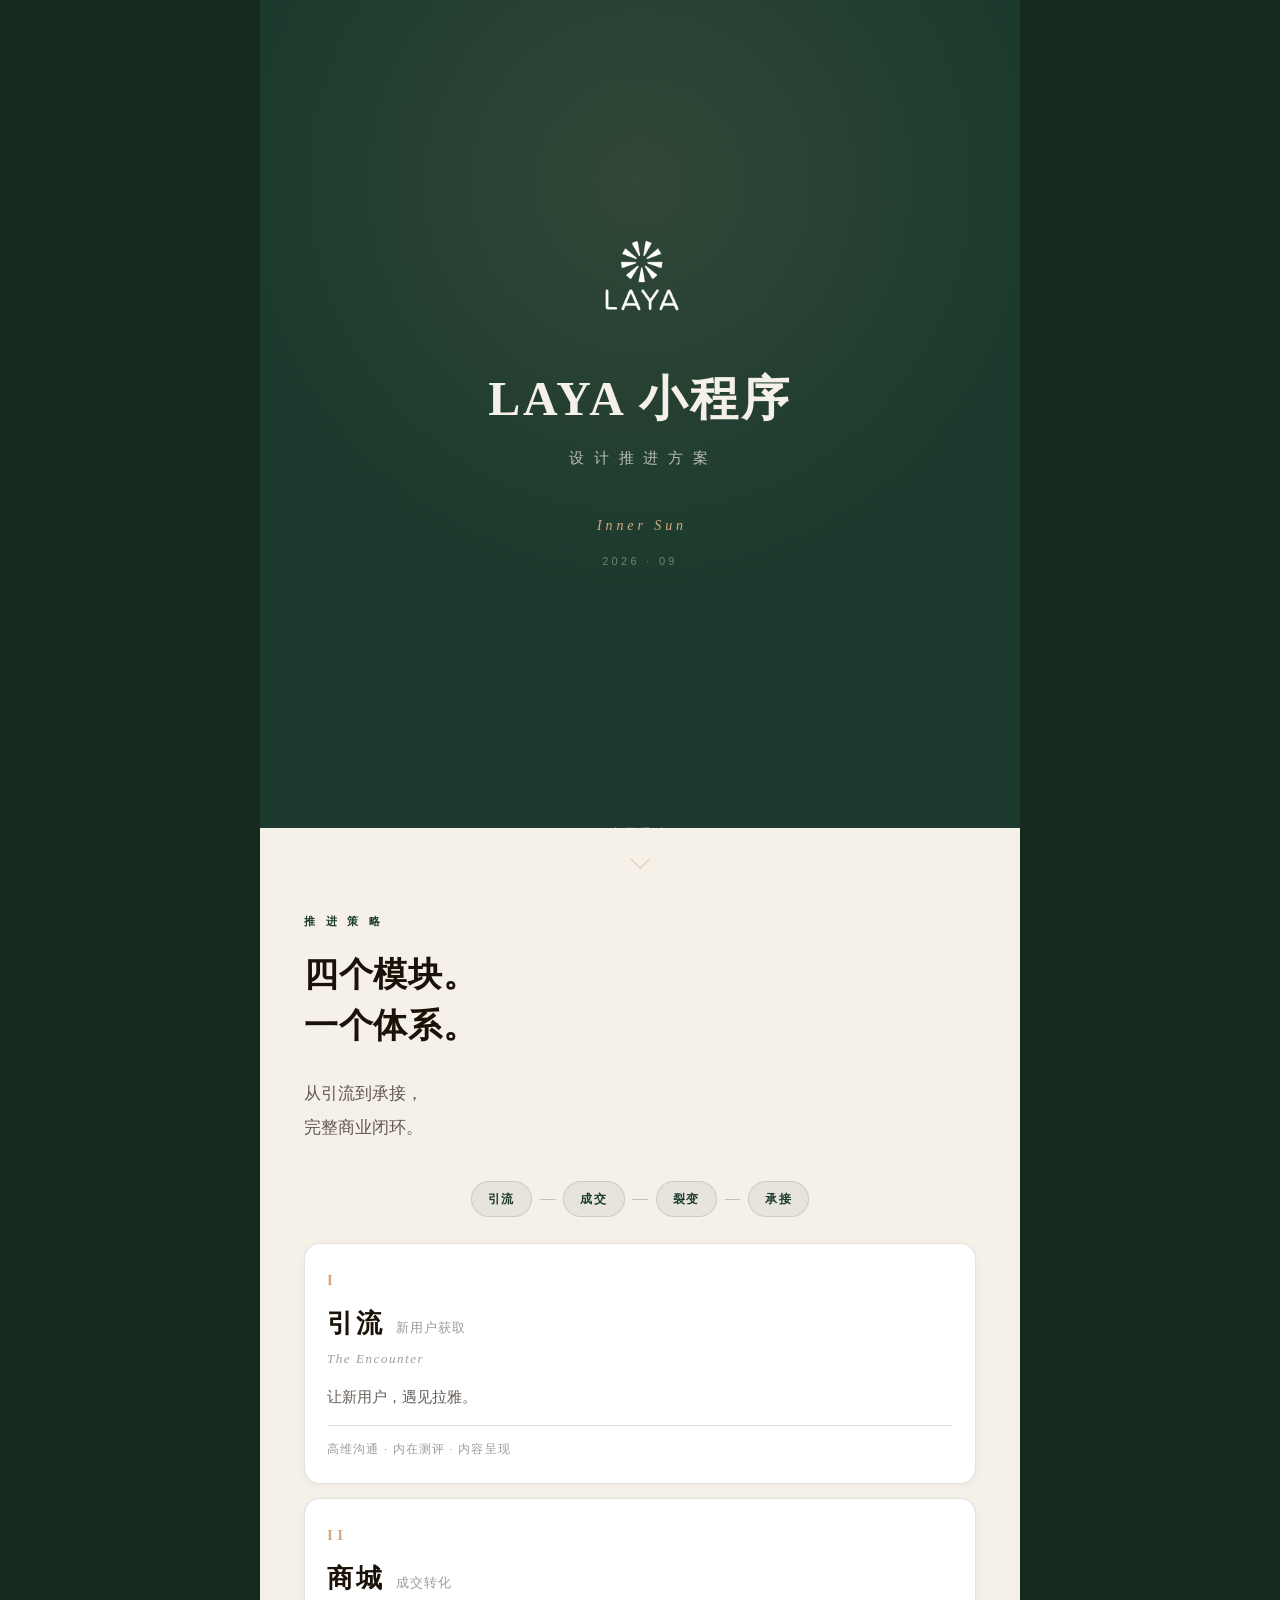
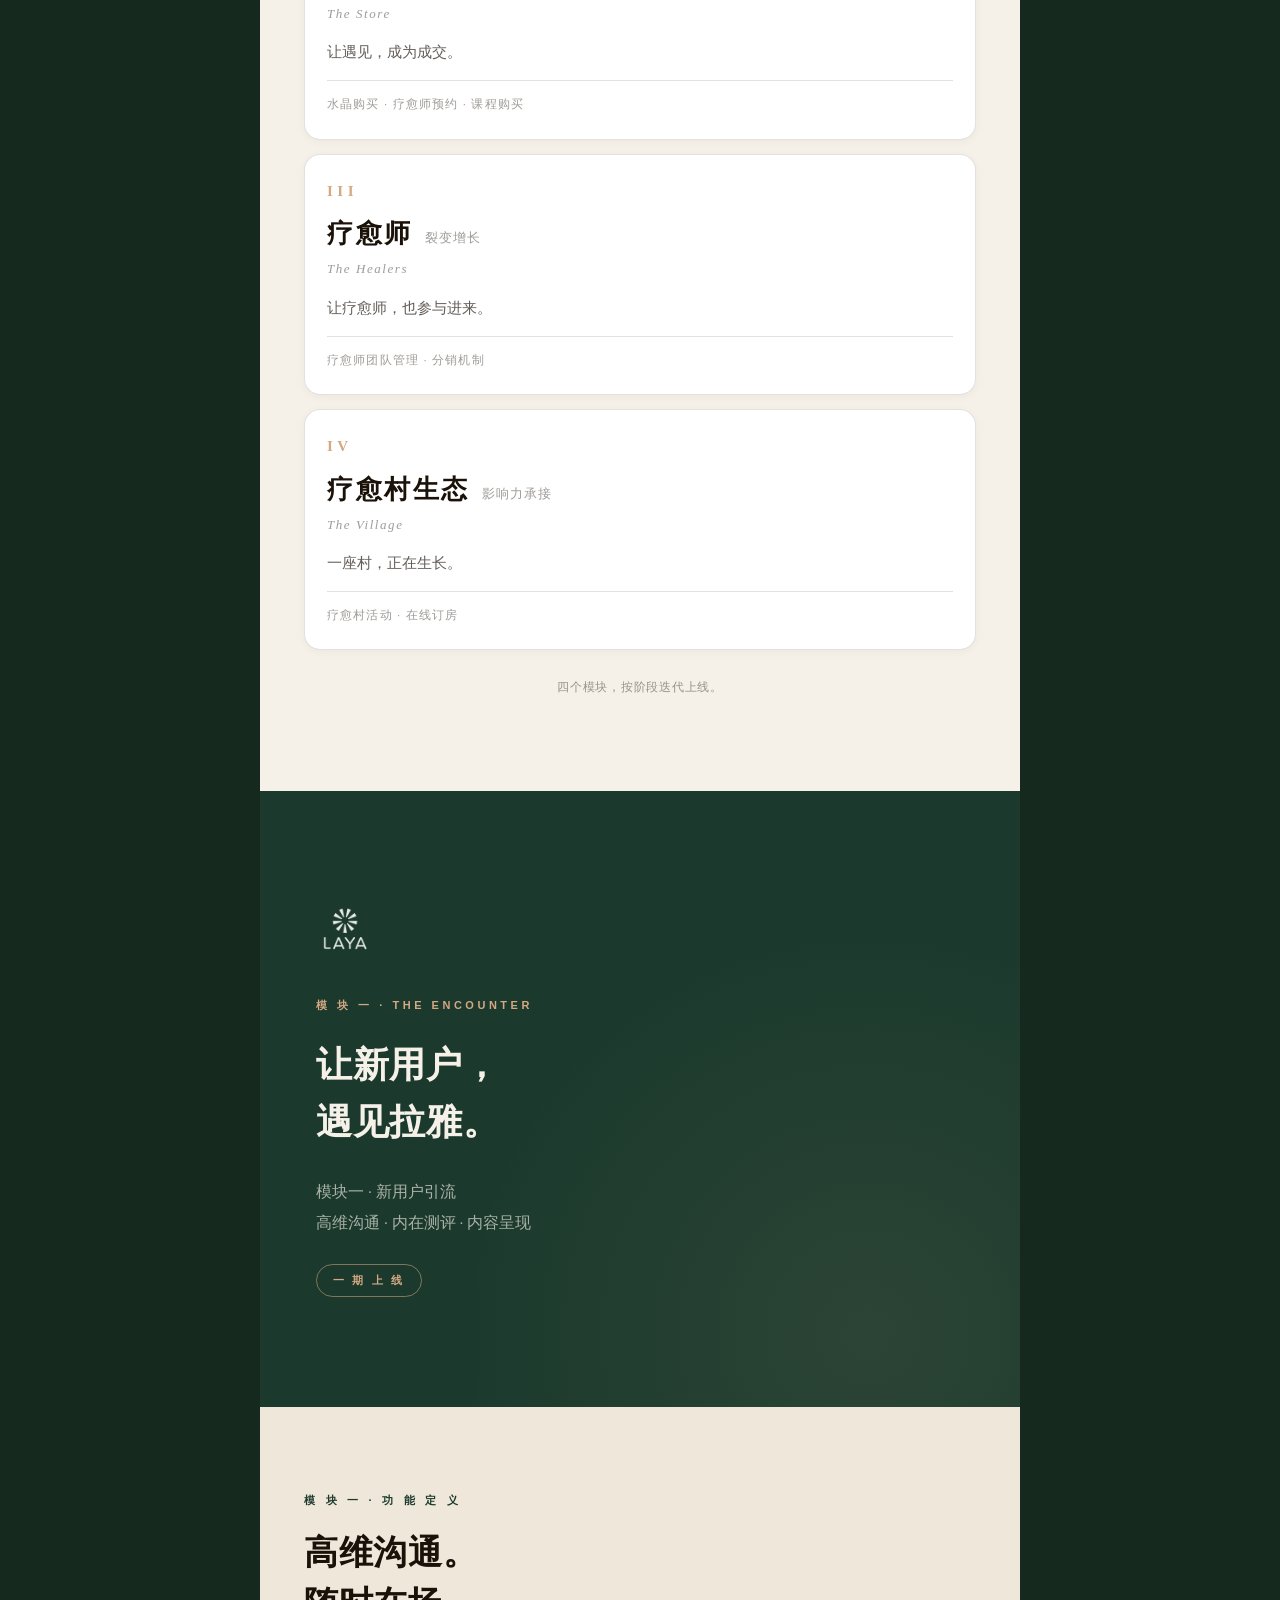
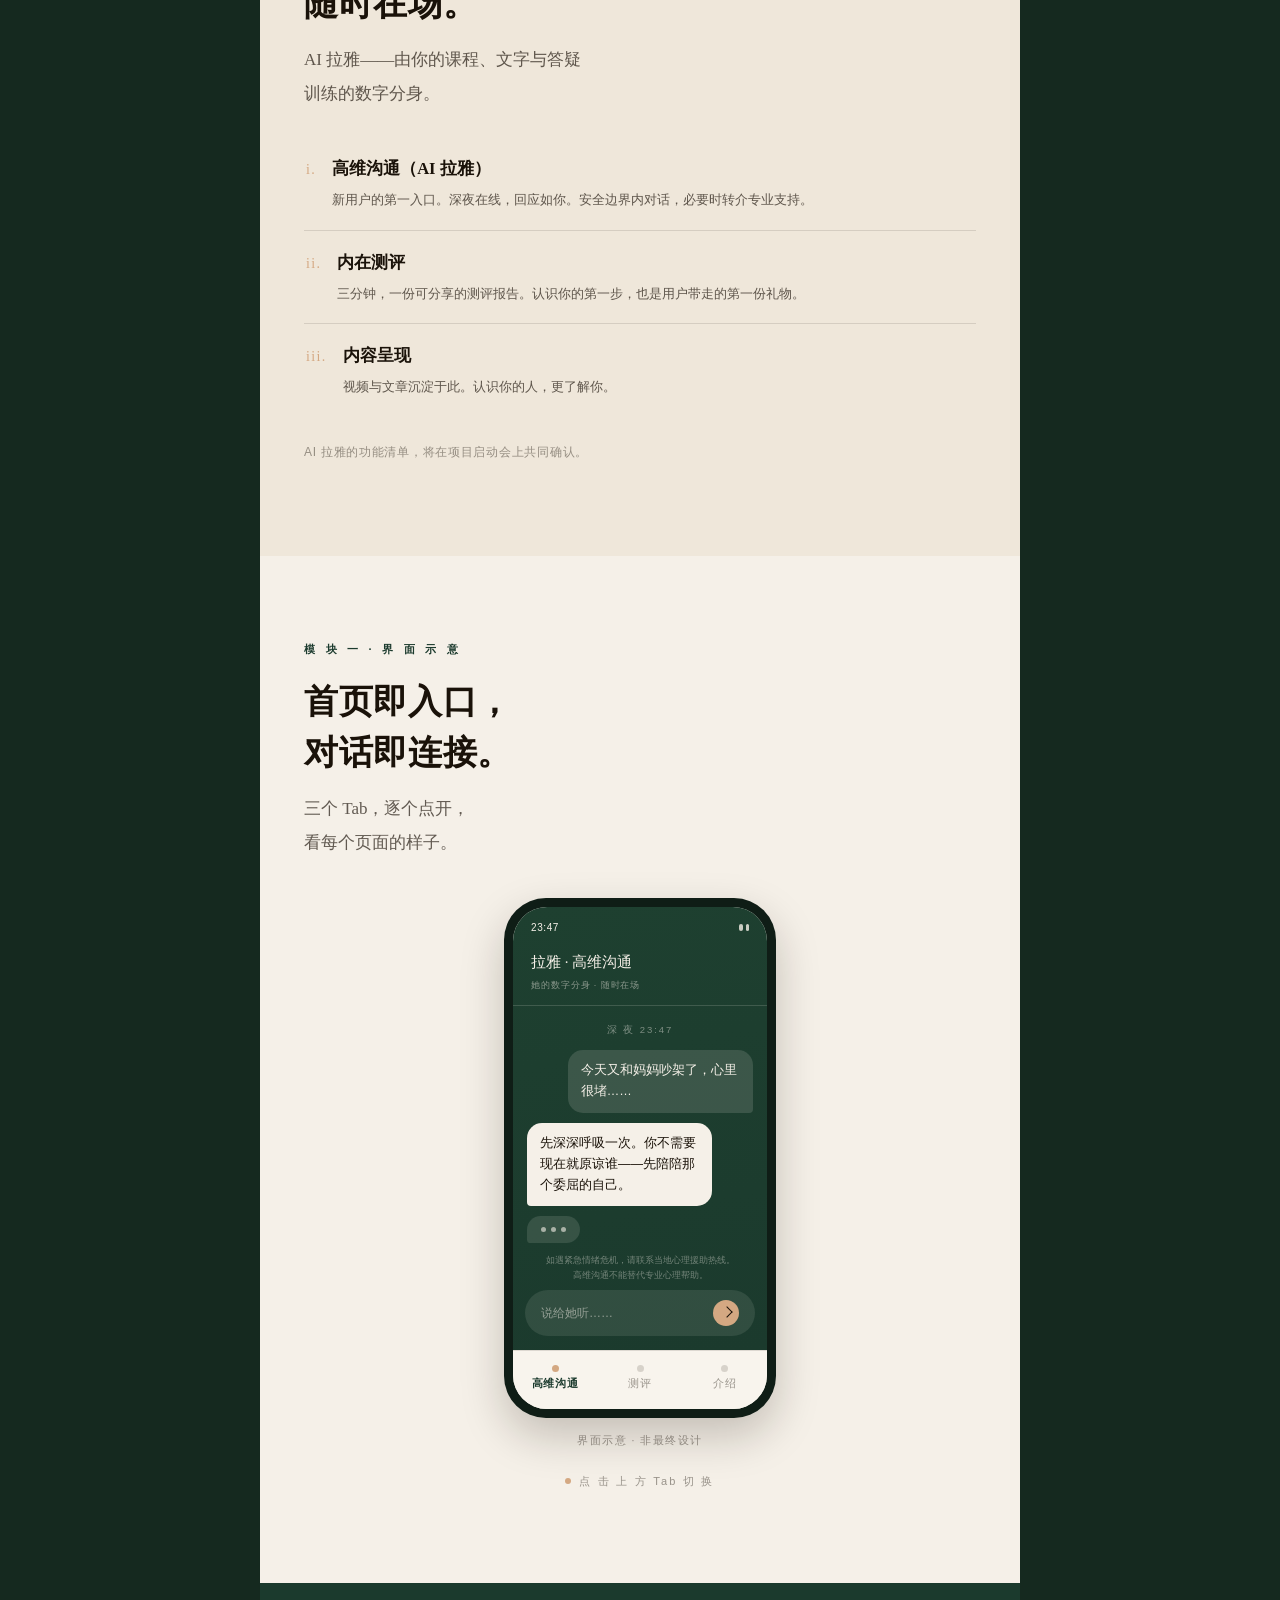
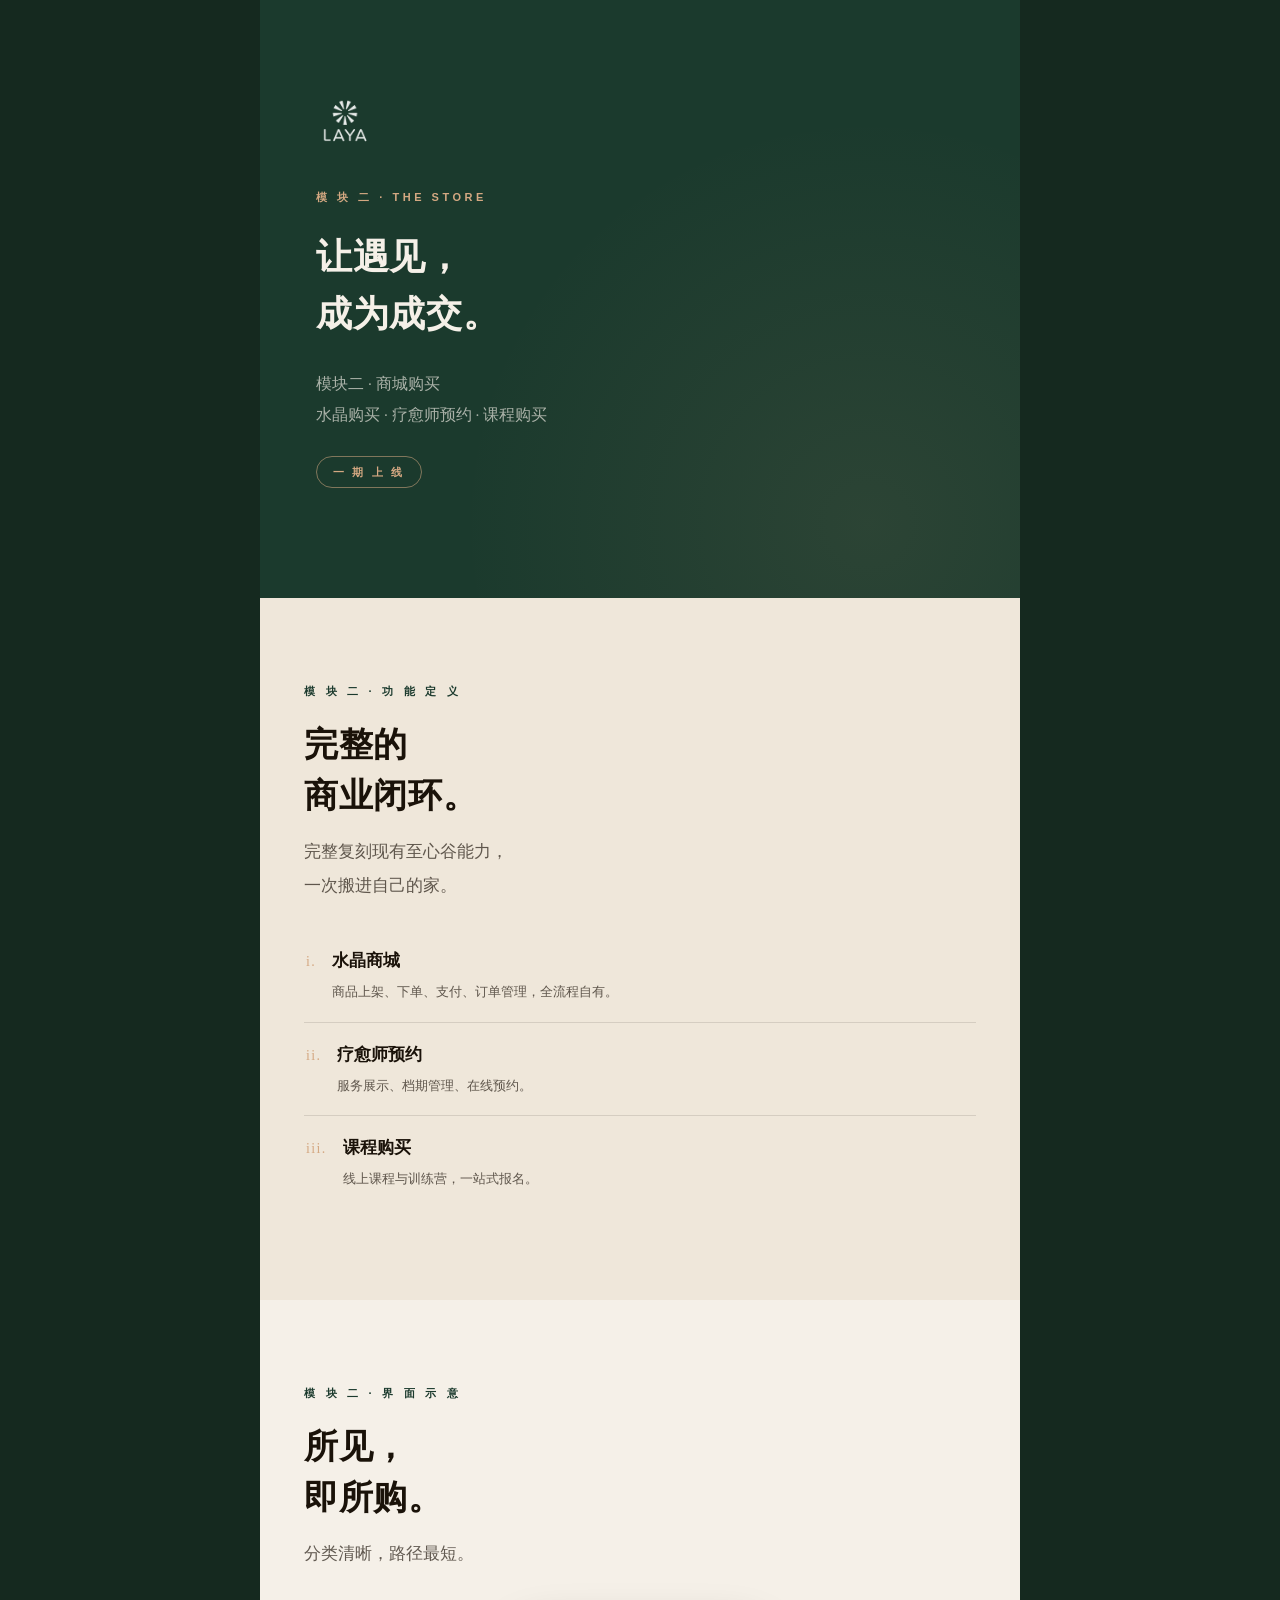
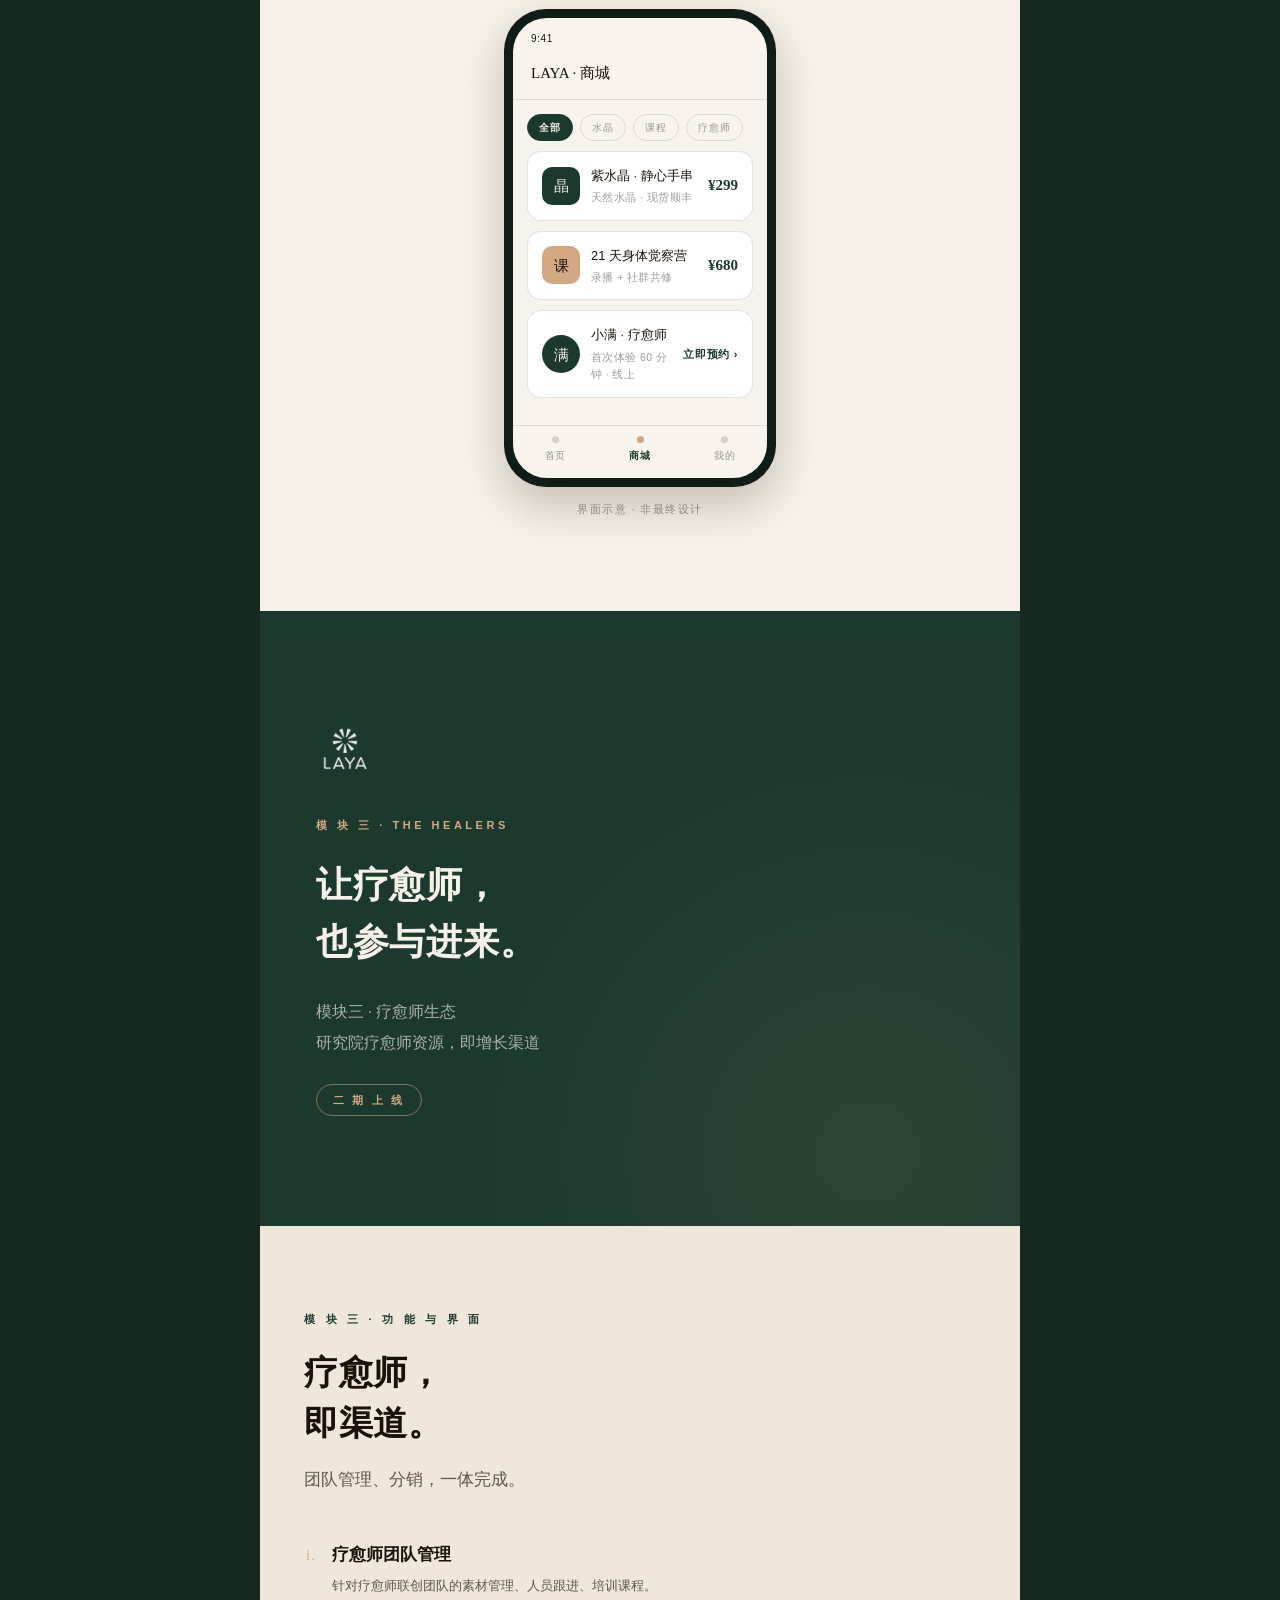
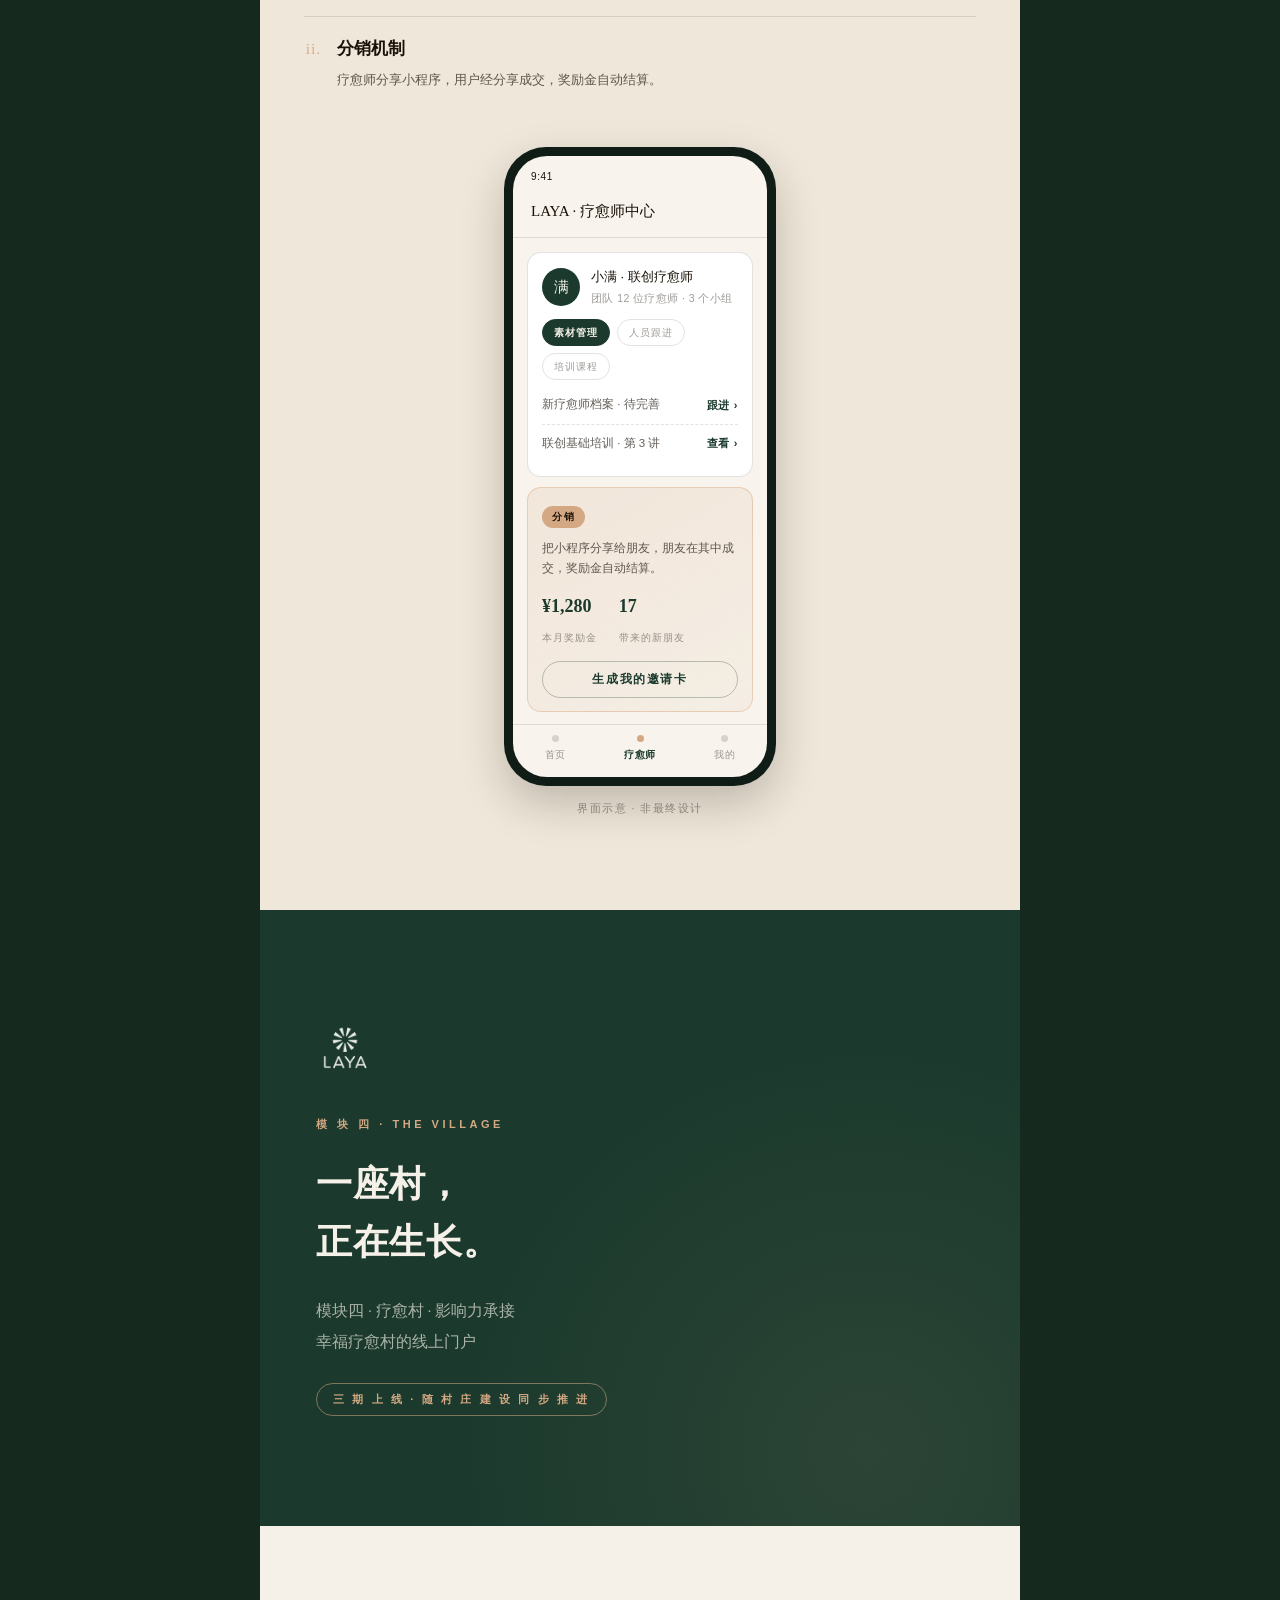
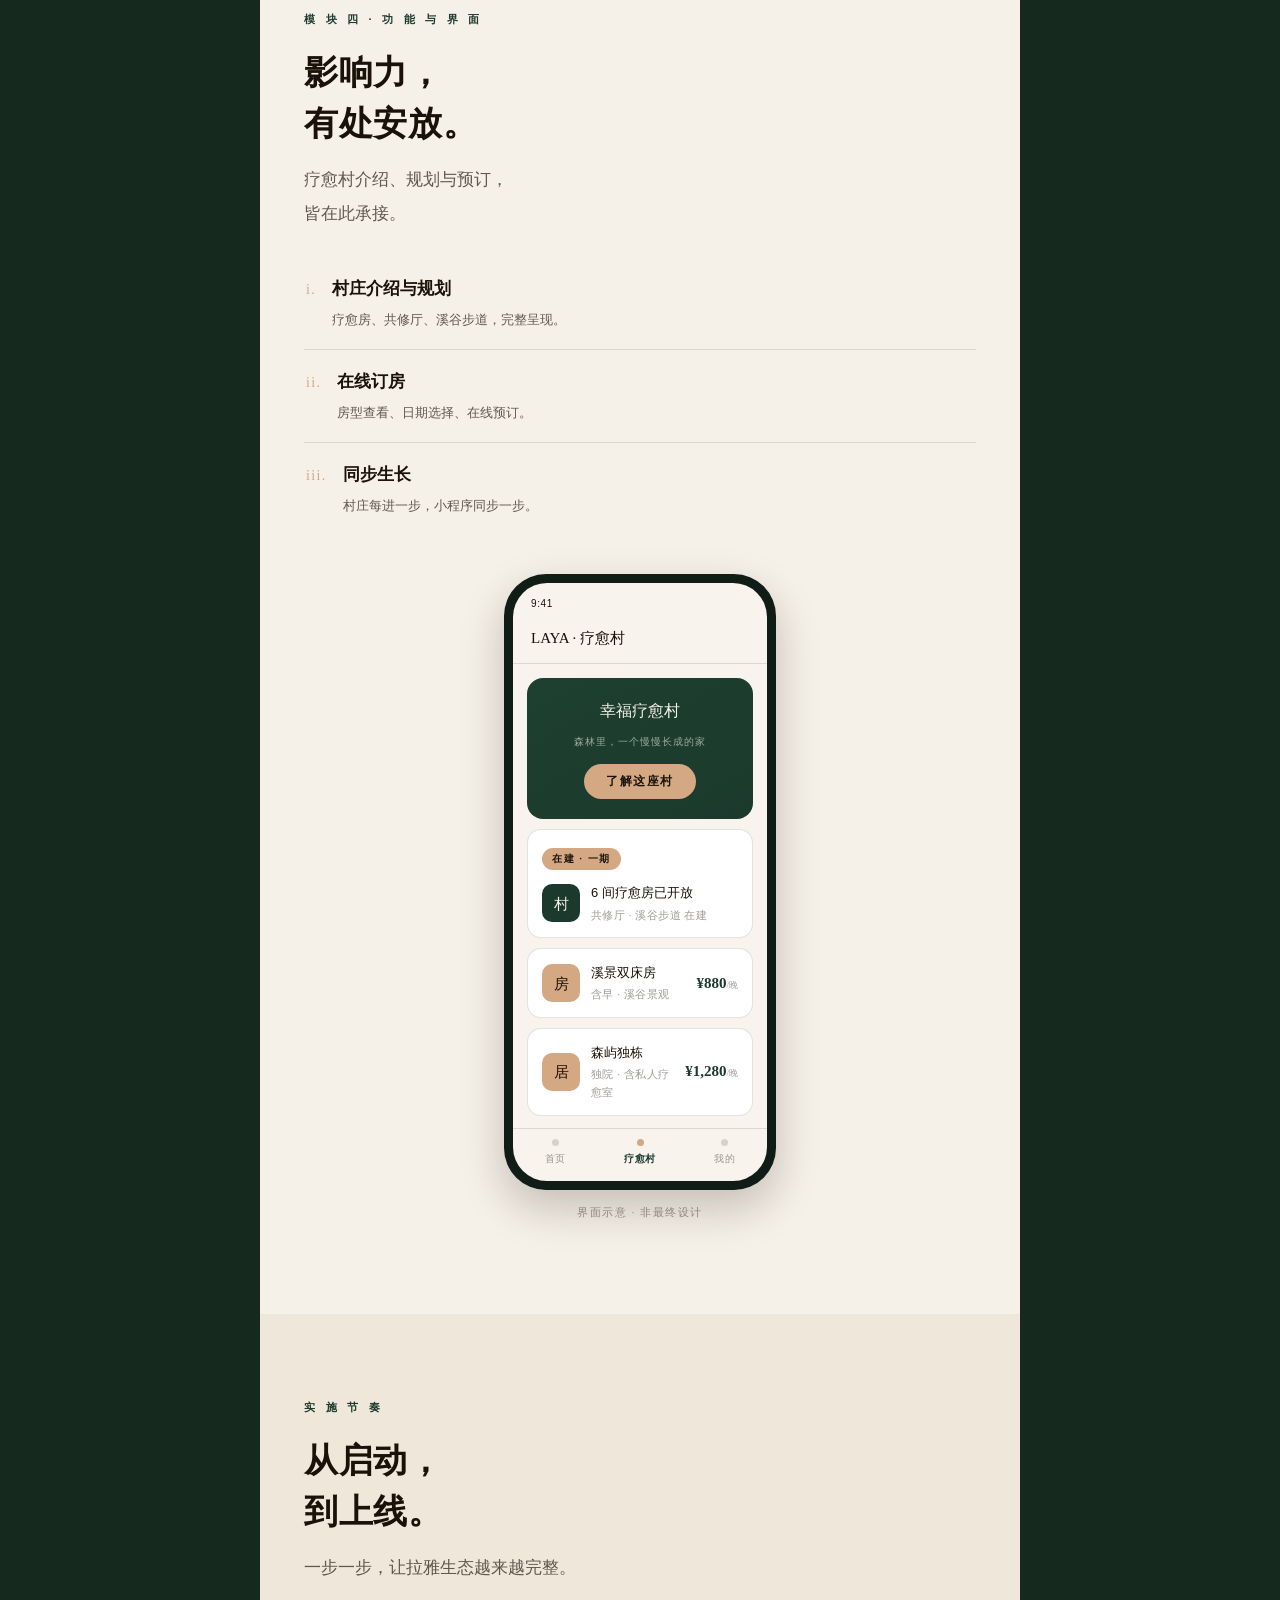
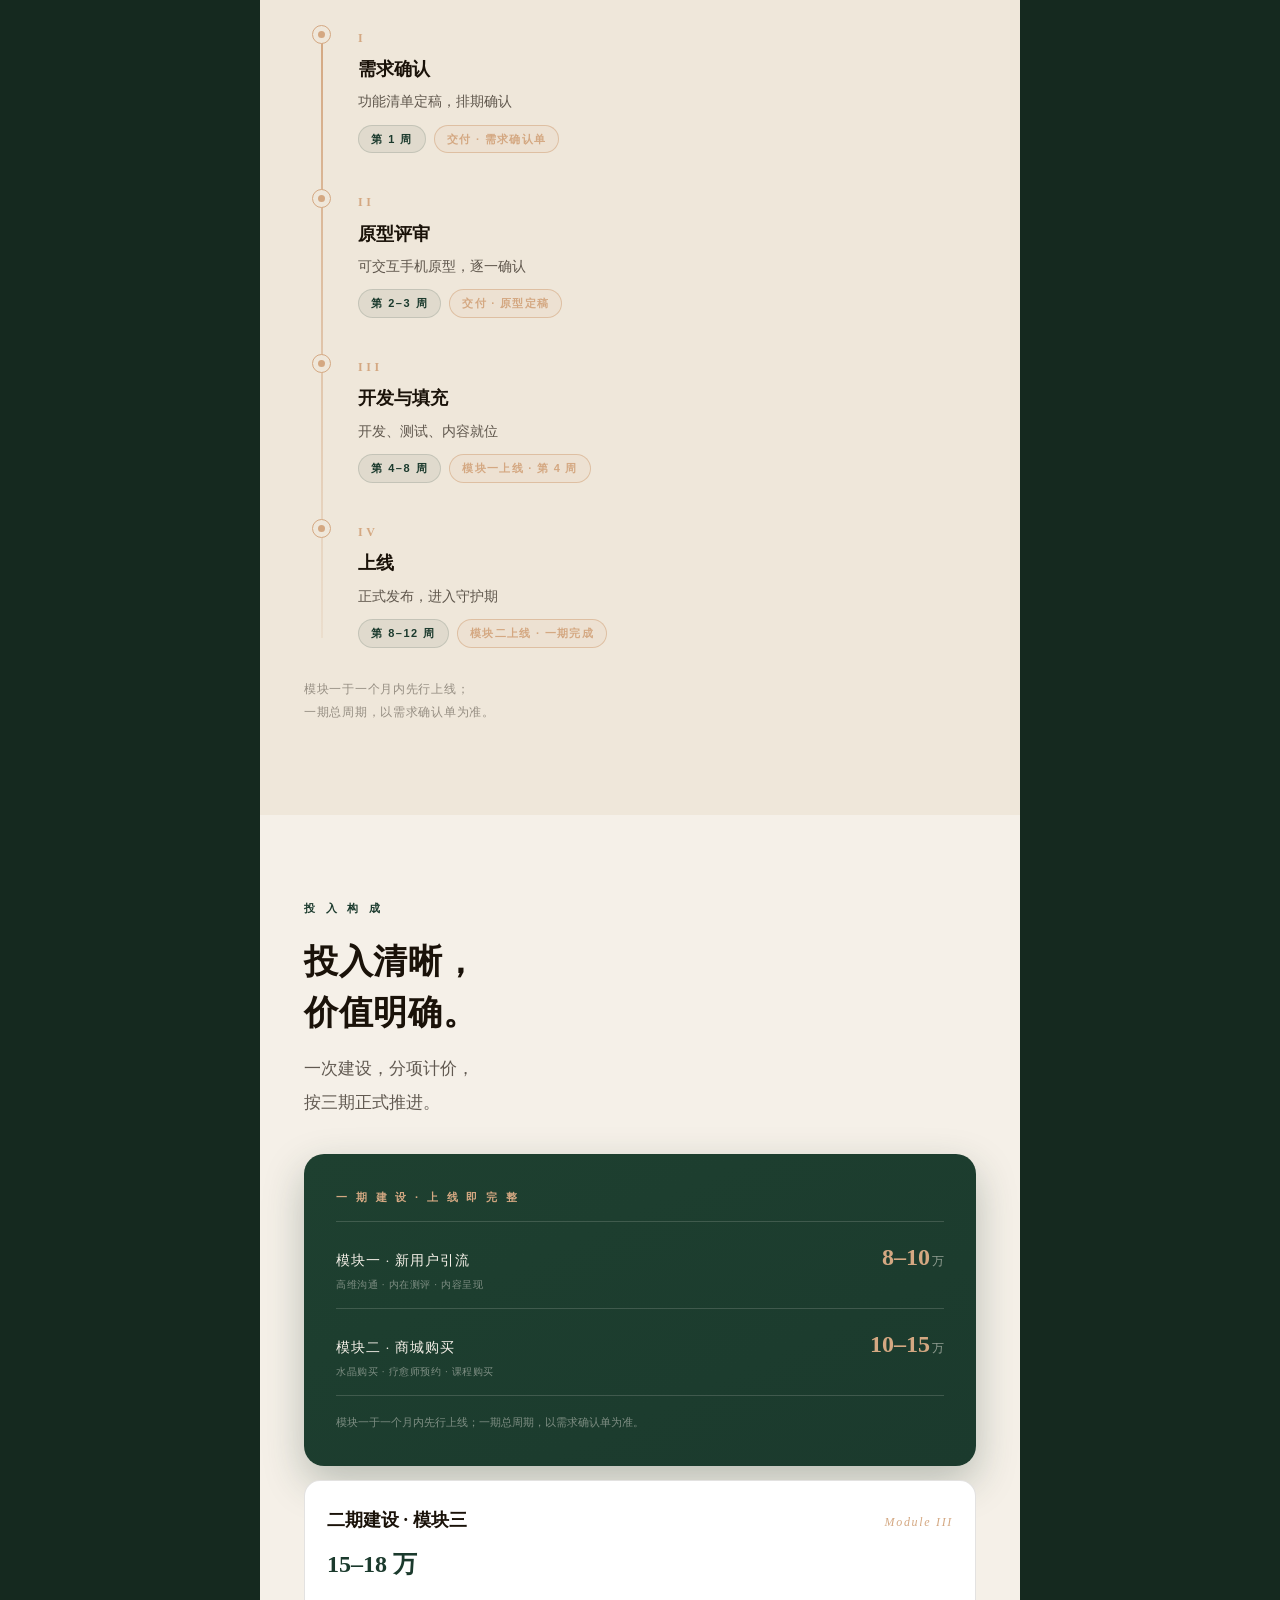
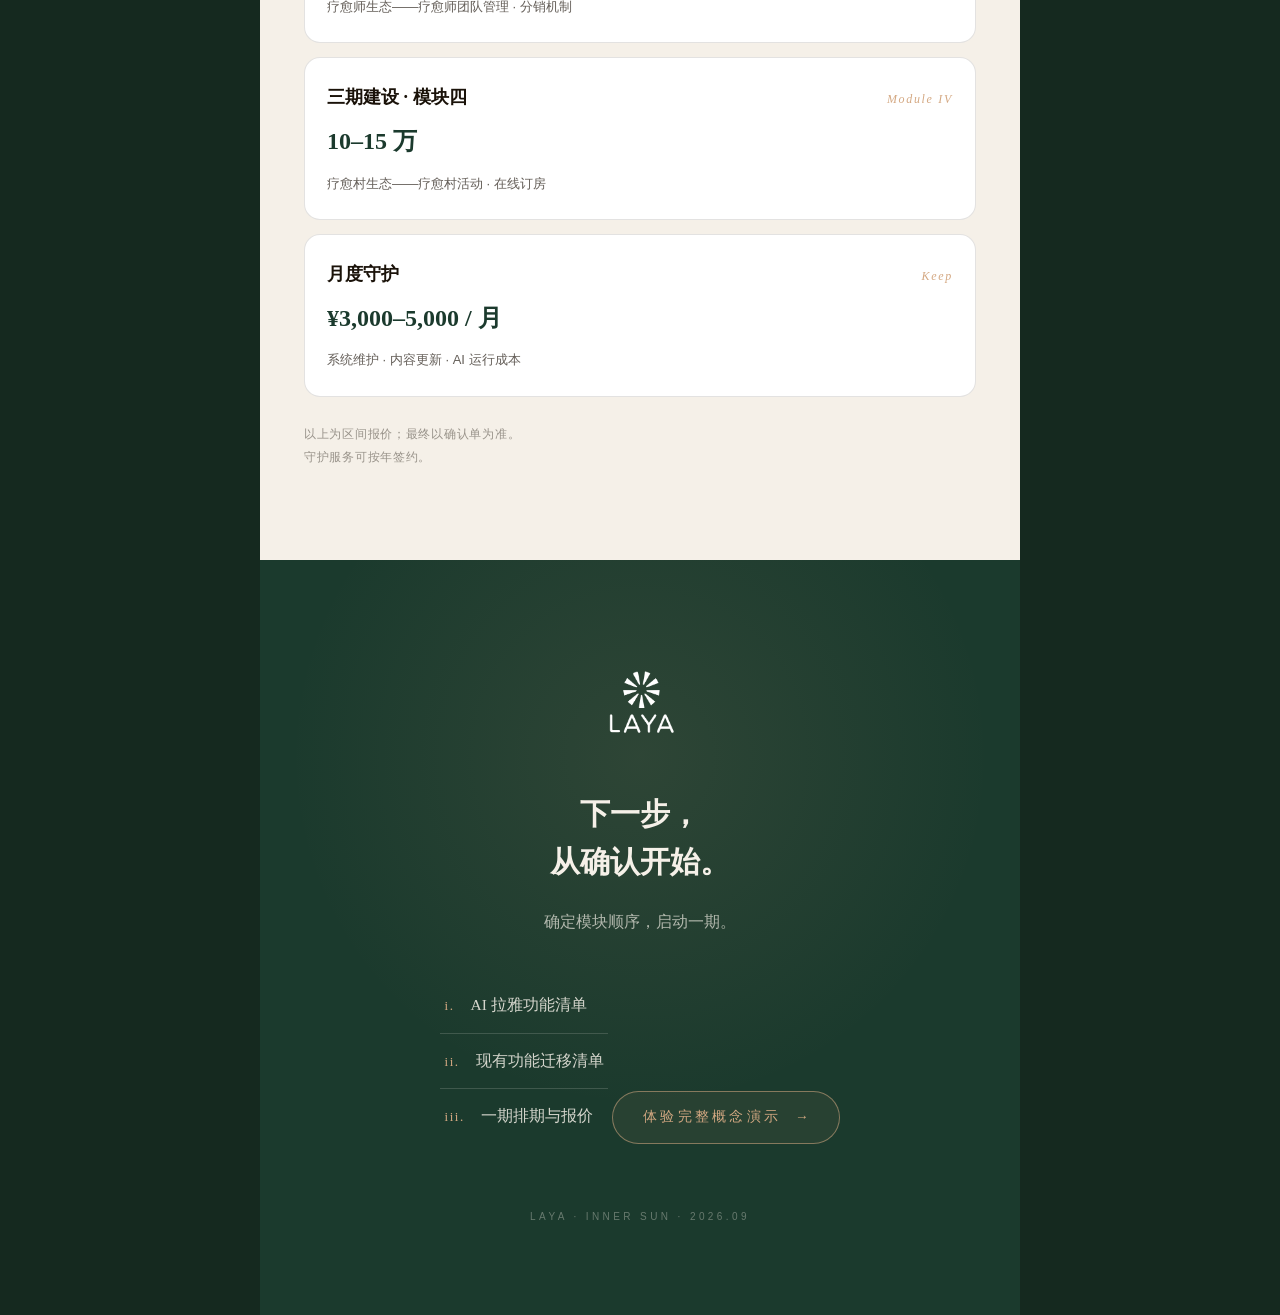
<file: index.html>
<!DOCTYPE html>
<html lang="zh-CN">
<head>
<meta charset="utf-8">
<meta name="viewport" content="width=device-width,initial-scale=1,viewport-fit=cover">
<title>LAYA 小程序 · 设计推进方案</title>
<style>
:root{
  --green:#1B3A2D;
  --green-2:#234838;
  --green-3:#15291F;
  --gold:#D4A882;
  --gold-soft:rgba(212,168,130,.55);
  --ivory:#F5F0E8;
  --ivory-2:#EFE7DA;
  --card:#FFFFFF;
  --ink:#1A1209;
  --t2:rgba(26,18,9,.68);
  --t3:rgba(26,18,9,.42);
  --line:rgba(26,18,9,.12);
  --line-iv:rgba(245,240,232,.16);
  --serif:'Noto Serif SC','Source Han Serif SC','Songti SC','STSong','SimSun',serif;
  --sans:-apple-system,BlinkMacSystemFont,'PingFang SC','HarmonyOS Sans SC','Microsoft YaHei',sans-serif;
  --latin:'Cormorant Garamond',Georgia,'Times New Roman',serif;
}
*{margin:0;padding:0;box-sizing:border-box;-webkit-tap-highlight-color:transparent}
html{scroll-behavior:smooth}
body{background:var(--green-3);font-family:var(--sans);color:var(--ink);line-height:1.7;-webkit-font-smoothing:antialiased}
.page{max-width:560px;margin:0 auto;background:var(--ivory);overflow-x:hidden}
img{display:block;max-width:100%}

#bar{position:fixed;top:0;left:0;height:3px;width:0;background:linear-gradient(90deg,var(--gold),#E8C9A8);z-index:99;transition:width .1s linear}

.sec{padding:64px 26px 72px;position:relative}
.kicker{font-size:11px;letter-spacing:.34em;color:var(--green);font-weight:600;margin-bottom:18px}
h2.big{font-family:var(--serif);font-size:29px;font-weight:600;line-height:1.5;letter-spacing:.02em;margin-bottom:14px}
.lede{font-family:var(--serif);font-size:17px;line-height:2;color:var(--t2)}
.latin{font-family:var(--latin);font-style:italic;color:var(--gold);letter-spacing:.28em;font-size:14px}
.footnote{font-size:12px;color:var(--t3);letter-spacing:.06em;line-height:1.9}

/* ===== 封面 ===== */
.cover{min-height:92vh;display:flex;flex-direction:column;align-items:center;justify-content:center;text-align:center;
  background:radial-gradient(circle at 50% 22%,rgba(212,168,130,.12),transparent 55%),var(--green);
  padding:80px 26px 110px}
.cover .logo{width:96px;margin-bottom:36px}
.cover h1{font-family:var(--serif);font-size:40px;font-weight:600;color:var(--ivory);letter-spacing:.06em;line-height:1.3}
.cover .sub{font-family:var(--serif);font-size:15px;color:rgba(245,240,232,.72);letter-spacing:.2em;margin-top:16px}
.cover .latin{margin-top:42px;padding-left:.28em}
.cover .date{font-size:11px;letter-spacing:.3em;color:rgba(245,240,232,.4);margin-top:14px}
.scroll-cue{position:absolute;bottom:34px;left:50%;transform:translateX(-50%);display:flex;flex-direction:column;align-items:center;gap:10px;color:rgba(245,240,232,.55);font-size:11px;letter-spacing:.3em}
.scroll-cue .chev{width:14px;height:14px;border-right:1.5px solid var(--gold-soft);border-bottom:1.5px solid var(--gold-soft);transform:rotate(45deg);animation:cue 1.6s ease-in-out infinite}
@keyframes cue{0%,100%{opacity:.35;transform:rotate(45deg) translate(0,0)}50%{opacity:1;transform:rotate(45deg) translate(4px,4px)}}

/* ===== 推进策略 · 四模块总览 ===== */
.overview{padding-top:84px;padding-bottom:84px}
.overview h2{font-size:27px}
.overview .lede{margin-top:26px}
.flow{display:flex;align-items:center;justify-content:center;gap:8px;margin:36px 0 26px;flex-wrap:wrap}
.flow .fchip{font-size:12px;font-weight:700;letter-spacing:.14em;color:var(--green);background:rgba(27,58,45,.06);border:1px solid rgba(27,58,45,.14);padding:7px 16px;border-radius:999px}
.flow .farr{color:rgba(26,18,9,.3);font-family:var(--latin);font-size:15px}
.phase-tag{display:inline-block;font-size:10px;letter-spacing:.18em;color:var(--gold);border:1px solid rgba(212,168,130,.6);padding:2px 9px;border-radius:999px;font-weight:600;margin-left:8px;vertical-align:middle}
.mod-card{background:var(--card);border:1px solid var(--line);border-radius:16px;padding:24px 22px;margin-bottom:14px;position:relative;box-shadow:0 2px 10px rgba(26,18,9,.04)}
.mod-card .no{font-family:var(--latin);font-size:15px;letter-spacing:.3em;color:var(--gold);font-weight:600}
.mod-card .name{font-family:var(--serif);font-size:26px;font-weight:600;margin:8px 0 2px;letter-spacing:.1em;display:flex;align-items:baseline;gap:12px;flex-wrap:wrap}
.mod-card .name em{font-style:normal;font-size:13px;font-weight:400;color:var(--t3);letter-spacing:.08em}
.mod-card .lt{font-family:var(--latin);font-style:italic;font-size:13px;color:var(--t3);letter-spacing:.12em}
.mod-card .promise{font-family:var(--serif);font-size:15px;color:var(--t2);margin-top:14px;line-height:1.8}
.mod-card .for{margin-top:14px;padding-top:14px;border-top:1px solid var(--line);font-size:11.5px;letter-spacing:.1em;color:var(--t3)}

/* ===== 分隔页（模块章节） ===== */
.divider{background:var(--green);padding:88px 30px;position:relative;overflow:hidden}
.divider::after{content:'';position:absolute;inset:0;background:radial-gradient(circle at 80% 88%,rgba(212,168,130,.09),transparent 50%);pointer-events:none}
.divider .logo{width:56px;margin-bottom:34px;opacity:.9}
.divider .eyebrow{font-size:11px;letter-spacing:.32em;color:var(--gold);font-weight:600;margin-bottom:22px}
.divider h2{font-family:var(--serif);font-size:30px;font-weight:600;line-height:1.6;color:var(--ivory);letter-spacing:.02em}
.divider .sub{font-family:var(--serif);font-size:15.5px;color:rgba(245,240,232,.66);margin-top:24px;line-height:2}
.divider .phase{display:inline-block;margin-top:26px;font-size:11px;letter-spacing:.24em;color:var(--gold);border:1px solid rgba(212,168,130,.55);padding:6px 16px;border-radius:999px;font-weight:600}

/* ===== 功能清单 ===== */
.offer-list{list-style:none;margin-top:26px}
.offer-list li{display:flex;gap:16px;padding:18px 2px;border-bottom:1px solid var(--line)}
.offer-list li:last-child{border-bottom:none}
.ol-no{font-family:var(--latin);font-size:14px;color:var(--gold);letter-spacing:.1em;padding-top:3px;flex-shrink:0}
.ol-name{font-family:var(--serif);font-size:16.5px;font-weight:600}
.ol-desc{font-size:13px;color:var(--t2);margin-top:5px;line-height:1.8}

/* ===== 手机 mockup ===== */
.phone{width:272px;margin:0 auto;background:#0F1D16;border-radius:42px;padding:9px;box-shadow:0 18px 44px rgba(26,18,9,.22)}
.screen{border-radius:34px;overflow:hidden;display:flex;flex-direction:column;min-height:460px;background:#F8F4ED;font-weight:300}
.screen--green{background:linear-gradient(170deg,#1E4030,#1B3A2D);color:var(--ivory)}
.screen--ivory{background:#F8F4ED;color:var(--ink)}
.ph-status{display:flex;justify-content:space-between;align-items:center;padding:12px 18px 6px;font-size:10px;letter-spacing:.06em}
.ph-capsule{display:inline-flex;gap:3px;align-items:center}
.ph-capsule i{width:3.5px;height:7px;border-radius:2px;display:block}
.ph-nav{padding:8px 18px 12px;font-family:var(--serif);font-size:15px;font-weight:500;border-bottom:1px solid var(--line-iv)}
.screen--ivory .ph-nav{border-bottom:1px solid var(--line);color:var(--ink)}
.ph-nav small{display:block;font-family:var(--sans);font-size:9px;font-weight:300;letter-spacing:.1em;margin-top:2px;color:rgba(245,240,232,.5)}
.ph-body{flex:1;padding:14px 14px 10px;display:flex;flex-direction:column;gap:10px}
.ph-timechip{align-self:center;font-size:9.5px;letter-spacing:.2em;color:rgba(245,240,232,.45);padding:2px 10px}
.bub{max-width:82%;padding:10px 13px;border-radius:15px;font-size:12.5px;line-height:1.7}
.bub--me{align-self:flex-end;background:rgba(245,240,232,.14);border-bottom-right-radius:4px;color:var(--ivory)}
.bub--ai{align-self:flex-start;background:var(--ivory);border-bottom-left-radius:4px;color:var(--ink)}
.typing{display:flex;gap:5px;align-self:flex-start;padding:11px 14px;background:rgba(245,240,232,.12);border-radius:15px;border-bottom-left-radius:4px}
.typing i{width:5px;height:5px;border-radius:50%;background:rgba(245,240,232,.6);animation:tp 1.2s infinite}
.typing i:nth-child(2){animation-delay:.2s}.typing i:nth-child(3){animation-delay:.4s}
@keyframes tp{0%,60%,100%{opacity:.25;transform:translateY(0)}30%{opacity:1;transform:translateY(-2px)}}
.ph-safety{font-size:8.5px;line-height:1.7;color:rgba(245,240,232,.4);text-align:center;margin:auto 0 8px;padding:0 14px}
.ph-input{display:flex;align-items:center;gap:10px;margin:0 12px 14px;padding:10px 16px;background:rgba(245,240,232,.1);border-radius:999px;font-size:12px;color:rgba(245,240,232,.5)}
.ph-input .send{width:26px;height:26px;border-radius:50%;background:var(--gold);flex-shrink:0;position:relative}
.ph-input .send::after{content:'';position:absolute;top:8px;left:10px;width:7px;height:7px;border-top:1.6px solid #1A1209;border-right:1.6px solid #1A1209;transform:rotate(45deg)}
.hero-card{background:linear-gradient(150deg,#1E4030,#1B3A2D);border-radius:16px;padding:20px 18px;color:var(--ivory);text-align:center}
.hero-card .ht{font-family:var(--serif);font-size:15.5px;font-weight:500;line-height:1.7}
.hero-card .hs{font-size:10px;color:rgba(245,240,232,.6);letter-spacing:.1em;margin:8px 0 14px}
.hero-card .hb{display:inline-block;font-size:11.5px;letter-spacing:.14em;background:var(--gold);color:var(--ink);font-weight:600;padding:8px 22px;border-radius:999px}
.ph-card{background:var(--card);border:1px solid var(--line);border-radius:14px;padding:13px 14px}
.ph-row{display:flex;align-items:center;gap:11px}
.ph-thumb{width:38px;height:38px;border-radius:10px;display:flex;align-items:center;justify-content:center;font-size:15px;font-weight:400;flex-shrink:0}
.ph-avatar{width:38px;height:38px;border-radius:50%;background:var(--green);color:var(--ivory);display:flex;align-items:center;justify-content:center;font-size:15px;flex-shrink:0}
.ph-name{font-size:13px;font-weight:400}
.ph-sub{font-size:10.5px;color:var(--t3);margin-top:2px;letter-spacing:.04em}
.ph-price{font-family:var(--latin);font-size:15px;font-weight:700;color:var(--green)}
.ph-link{font-size:11px;color:var(--green);font-weight:600;letter-spacing:.06em;flex-shrink:0}
.ph-tagpill{display:inline-block;font-size:9.5px;letter-spacing:.16em;color:var(--ink);background:var(--gold);padding:3px 10px;border-radius:999px;font-weight:600}
.ph-tabbar{display:flex;border-top:1px solid var(--line);padding:10px 0 14px;margin-top:2px}
.ph-tab{flex:1;text-align:center;font-size:10px;color:var(--t3);display:flex;flex-direction:column;align-items:center;gap:4px;letter-spacing:.08em}
.ph-tab .dot-t{width:7px;height:7px;border-radius:50%;background:rgba(26,18,9,.15)}
.ph-tab.is-active{color:var(--green);font-weight:700}
.ph-tab.is-active .dot-t{background:var(--gold)}
.phone-note{text-align:center;font-size:10.5px;color:var(--t3);letter-spacing:.14em;margin-top:14px}
.cat-chips{display:flex;gap:7px;flex-wrap:wrap}
.cat-chips span{font-size:10px;letter-spacing:.1em;padding:4px 11px;border-radius:999px;border:1px solid var(--line);color:var(--t3)}
.cat-chips span.on{background:var(--green);color:var(--ivory);border-color:var(--green);font-weight:600}
.slot{display:flex;justify-content:space-between;align-items:center;font-size:11.5px;color:var(--t2);padding:9px 0;border-bottom:1px dashed var(--line)}
.share-card{background:linear-gradient(150deg,rgba(212,168,130,.18),rgba(212,168,130,.08));border:1px solid rgba(212,168,130,.45);border-radius:14px;padding:13px 14px}
.share-card .sc-t{font-size:11.5px;color:var(--t2);line-height:1.8;margin-top:10px}
.share-stats{display:flex;gap:22px;margin-top:12px}
.share-stats b{font-family:var(--latin);font-size:18px;color:var(--green);display:block}
.share-stats span{font-size:9.5px;color:var(--t3);letter-spacing:.1em}
.share-btn{margin-top:12px;text-align:center;font-size:11.5px;font-weight:700;letter-spacing:.14em;color:var(--green);border:1px solid rgba(27,58,45,.28);border-radius:999px;padding:8px}
.phones{display:flex;flex-direction:column;align-items:center;gap:30px;margin-top:38px}

/* ===== 交互 Tab（模块一 · 三个界面） ===== */
.ph-pane{display:none;flex:1;flex-direction:column;min-height:0}
.ph-pane.is-on{display:flex}
.pane--green{background:linear-gradient(170deg,#1E4030,#1B3A2D);color:var(--ivory)}
.pane--ivory{background:#F8F4ED;color:var(--ink)}
.pane--ivory .ph-status{color:var(--ink)}
.pane--ivory .ph-capsule i{background:var(--ink)}
.pane--ivory .ph-nav{color:var(--ink);border-bottom:1px solid var(--line)}
.ph-tabbar3{display:flex;border-top:1px solid var(--line);padding:8px 0 12px;background:#F8F4ED}
.ptab{flex:1;background:none;border:none;font-family:var(--sans);font-size:11px;letter-spacing:.08em;color:var(--t3);padding:6px 0;display:flex;flex-direction:column;align-items:center;gap:4px;cursor:pointer;font-weight:300}
.ptab .dot-t{width:7px;height:7px;border-radius:50%;background:rgba(26,18,9,.15)}
.ptab.is-active{color:var(--green);font-weight:600}
.ptab.is-active .dot-t{background:var(--gold)}
.tab-hint{display:flex;align-items:center;justify-content:center;gap:8px;margin-top:22px;font-size:11px;letter-spacing:.2em;color:var(--t3)}
.tab-hint .tdot{width:6px;height:6px;border-radius:50%;background:var(--gold);animation:pulse 1.8s ease-in-out infinite}
@keyframes pulse{0%,100%{opacity:.3}50%{opacity:1}}

/* ===== 投入构成 ===== */
.price-card{margin-top:34px;background:linear-gradient(155deg,#1E4030,#1B3A2D);border-radius:20px;padding:28px 24px;color:var(--ivory);box-shadow:0 16px 40px rgba(27,58,45,.28)}
.pc-label{font-size:11px;letter-spacing:.26em;color:var(--gold);font-weight:600}
.pc-rows{margin-top:14px;border-top:1px solid var(--line-iv)}
.pc-row{display:flex;justify-content:space-between;align-items:baseline;gap:12px;padding:15px 0;border-bottom:1px solid var(--line-iv)}
.pc-row .k{font-size:13.5px;letter-spacing:.08em;font-family:var(--serif)}
.pc-row .k small{display:block;font-family:var(--sans);font-size:10px;color:rgba(245,240,232,.45);margin-top:3px;letter-spacing:.06em}
.pc-row .v{font-family:var(--latin);font-size:24px;font-weight:700;color:var(--gold);white-space:nowrap}
.pc-row .v small{font-size:12px;font-weight:400;color:rgba(245,240,232,.55);margin-left:2px}
.pc-foot{font-size:11px;color:rgba(245,240,232,.45);line-height:1.9;margin-top:16px}
.money-row{background:var(--card);border:1px solid var(--line);border-radius:16px;padding:24px 22px;margin-top:14px}
.money-row .mn{display:flex;align-items:baseline;justify-content:space-between;gap:10px}
.money-row .mn b{font-family:var(--serif);font-size:18px;font-weight:600}
.money-row .mn small{font-family:var(--latin);font-style:italic;font-size:12px;color:var(--gold);letter-spacing:.14em}
.money-row .mv{font-family:var(--latin);font-size:24px;font-weight:700;color:var(--green);margin-top:8px}
.money-row p{font-size:13px;color:var(--t2);margin-top:10px;line-height:1.8}

/* ===== 实施节奏 ===== */
.path{margin-top:38px;position:relative}
.path::before{content:'';position:absolute;left:17px;top:10px;bottom:10px;width:1.5px;background:linear-gradient(var(--gold),rgba(212,168,130,.15))}
.pstep{position:relative;padding:0 0 34px 54px}
.pstep:last-child{padding-bottom:0}
.pstep .dot{position:absolute;left:8px;top:2px;width:19px;height:19px;border-radius:50%;background:var(--ivory-2);border:1.5px solid var(--gold);display:flex;align-items:center;justify-content:center}
.pstep .dot::after{content:'';width:7px;height:7px;border-radius:50%;background:var(--gold)}
.pstep .no{font-family:var(--latin);font-size:12px;letter-spacing:.3em;color:var(--gold);font-weight:700}
.pstep h4{font-family:var(--serif);font-size:18px;font-weight:600;margin:4px 0 6px}
.pstep p{font-size:13.5px;color:var(--t2);line-height:1.8}
.pstep .chips{display:flex;flex-wrap:wrap;gap:8px;margin-top:10px}
.pstep .when{font-size:11px;letter-spacing:.14em;color:var(--green);background:rgba(27,58,45,.07);border:1px solid rgba(27,58,45,.14);padding:4px 12px;border-radius:999px;font-weight:600}
.pstep .deliver{font-size:11px;letter-spacing:.12em;color:var(--gold);border:1px solid rgba(212,168,130,.6);padding:4px 12px;border-radius:999px;font-weight:600;background:rgba(212,168,130,.08)}

.demo-cta{display:inline-flex;align-items:center;gap:14px;margin-top:44px;padding:14px 30px;border:1px solid rgba(212,168,130,.55);border-radius:999px;color:var(--gold);font-family:var(--serif);font-size:13.5px;letter-spacing:.24em;text-decoration:none;background:rgba(212,168,130,.07)}
.demo-cta .arr{font-family:var(--latin);letter-spacing:0}
.demo-cta:active{background:rgba(212,168,130,.16)}

/* ===== 结尾 ===== */
.closing{background:radial-gradient(circle at 50% 26%,rgba(212,168,130,.1),transparent 52%),var(--green);padding:100px 30px 90px;text-align:center}
.closing .logo{width:84px;margin:0 auto 38px}
.closing h2{font-family:var(--serif);font-size:30px;font-weight:600;color:var(--ivory);line-height:1.6}
.closing .sub{font-family:var(--serif);font-size:15.5px;color:rgba(245,240,232,.68);margin-top:20px;line-height:2.1}
.confirm-list{list-style:none;margin-top:40px;text-align:left;display:inline-block}
.confirm-list li{display:flex;gap:16px;align-items:baseline;padding:14px 4px;border-bottom:1px solid var(--line-iv);font-family:var(--serif);font-size:15.5px;color:rgba(245,240,232,.85)}
.confirm-list li:last-child{border-bottom:none}
.confirm-list .cno{font-family:var(--latin);font-size:13px;color:var(--gold);letter-spacing:.12em}
.closing .fin{font-size:10px;letter-spacing:.34em;color:rgba(245,240,232,.35);margin-top:64px}

/* ===== 入场动画 ===== */
.rv{opacity:0;transform:translateY(26px);transition:opacity .9s cubic-bezier(.4,0,.2,1),transform .9s cubic-bezier(.4,0,.2,1)}
.rv.in{opacity:1;transform:none}

/* ===== 桌面增强 ===== */
@media (min-width:720px){
  .page{max-width:760px}
  .sec{padding:84px 44px 92px}
  h2.big{font-size:34px}
  .cover h1{font-size:48px}
  .divider{padding:110px 56px}
  .divider h2{font-size:36px}
  .phones{flex-direction:row;justify-content:center;gap:44px}
  .price-card{padding:34px 32px}
}
@media (prefers-reduced-motion:reduce){
  .rv{transition:none;opacity:1;transform:none}
  .scroll-cue .chev,.typing i,.tab-hint .tdot{animation:none}
}
</style>
</head>
<body>
<div id="bar"></div>
<main class="page">

  <!-- P01 封面 -->
  <header class="cover">
    <img class="logo" src="assets/LAYA-Primary-Stacked-White-Master-v1.0.png" alt="LAYA">
    <h1>LAYA 小程序</h1>
    <p class="sub">设 计 推 进 方 案</p>
    <p class="latin">Inner Sun</p>
    <p class="date">2026 · 09</p>
    <div class="scroll-cue"><span>向下滑动</span><i class="chev"></i></div>
  </header>

  <!-- P02 推进策略 · 四模块一览 -->
  <section class="sec overview">
    <p class="kicker rv">推 进 策 略</p>
    <h2 class="big rv">四个模块。<br>一个体系。</h2>
    <p class="lede rv">从引流到承接，<br>完整商业闭环。</p>
    <div class="flow rv">
      <span class="fchip">引流</span><span class="farr">—</span>
      <span class="fchip">成交</span><span class="farr">—</span>
      <span class="fchip">裂变</span><span class="farr">—</span>
      <span class="fchip">承接</span>
    </div>
    <div class="mod-card rv">
      <div class="no">I</div>
      <div class="name">引流<em>新用户获取</em></div>
      <div class="lt">The Encounter</div>
      <p class="promise">让新用户，遇见拉雅。</p>
      <div class="for">高维沟通 · 内在测评 · 内容呈现</div>
    </div>
    <div class="mod-card rv">
      <div class="no">II</div>
      <div class="name">商城<em>成交转化</em></div>
      <div class="lt">The Store</div>
      <p class="promise">让遇见，成为成交。</p>
      <div class="for">水晶购买 · 疗愈师预约 · 课程购买</div>
    </div>
    <div class="mod-card rv">
      <div class="no">III</div>
      <div class="name">疗愈师<em>裂变增长</em></div>
      <div class="lt">The Healers</div>
      <p class="promise">让疗愈师，也参与进来。</p>
      <div class="for">疗愈师团队管理 · 分销机制</div>
    </div>
    <div class="mod-card rv">
      <div class="no">IV</div>
      <div class="name">疗愈村生态<em>影响力承接</em></div>
      <div class="lt">The Village</div>
      <p class="promise">一座村，正在生长。</p>
      <div class="for">疗愈村活动 · 在线订房</div>
    </div>
    <p class="footnote rv" style="margin-top:26px;text-align:center">四个模块，按阶段迭代上线。</p>
  </section>

  <!-- P04 模块一 · 章节页 -->
  <section class="divider">
    <img class="logo" src="assets/LAYA-Primary-Stacked-White-Master-v1.0.png" alt="LAYA">
    <p class="eyebrow rv">模 块 一 · THE ENCOUNTER</p>
    <h2 class="rv">让新用户，<br>遇见拉雅。</h2>
    <p class="sub rv">模块一 · 新用户引流<br>高维沟通 · 内在测评 · 内容呈现</p>
    <span class="phase rv">一 期 上 线</span>
  </section>

  <!-- P05 模块一 · 功能定义 -->
  <section class="sec" style="background:var(--ivory-2)">
    <p class="kicker rv">模 块 一 · 功 能 定 义</p>
    <h2 class="big rv">高维沟通。<br>随时在场。</h2>
    <p class="lede rv">AI 拉雅——由你的课程、文字与答疑<br>训练的数字分身。</p>
    <ul class="offer-list">
      <li class="rv"><span class="ol-no">i.</span><div><p class="ol-name">高维沟通（AI 拉雅）</p><p class="ol-desc">新用户的第一入口。深夜在线，回应如你。安全边界内对话，必要时转介专业支持。</p></div></li>
      <li class="rv"><span class="ol-no">ii.</span><div><p class="ol-name">内在测评</p><p class="ol-desc">三分钟，一份可分享的测评报告。认识你的第一步，也是用户带走的第一份礼物。</p></div></li>
      <li class="rv"><span class="ol-no">iii.</span><div><p class="ol-name">内容呈现</p><p class="ol-desc">视频与文章沉淀于此。认识你的人，更了解你。</p></div></li>
    </ul>
    <p class="footnote rv" style="margin-top:24px">AI 拉雅的功能清单，将在项目启动会上共同确认。</p>
  </section>

  <!-- P06 模块一 · 界面示意（三个 Tab，可交互） -->
  <section class="sec">
    <p class="kicker rv">模 块 一 · 界 面 示 意</p>
    <h2 class="big rv">首页即入口，<br>对话即连接。</h2>
    <p class="lede rv">三个 Tab，逐个点开，<br>看每个页面的样子。</p>

    <div class="phones">
      <div>
        <div class="phone rv">
          <div class="screen">
            <!-- Tab 一 · 高维沟通 -->
            <div class="ph-pane pane--green is-on" data-pane="chat">
              <div class="ph-status"><span>23:47</span><span class="ph-capsule"><i style="background:rgba(245,240,232,.8)"></i><i style="background:rgba(245,240,232,.8)"></i></span></div>
              <div class="ph-nav">拉雅 · 高维沟通<small>她的数字分身 · 随时在场</small></div>
              <div class="ph-body">
                <div class="ph-timechip">深 夜 23:47</div>
                <div class="bub bub--me">今天又和妈妈吵架了，心里很堵……</div>
                <div class="bub bub--ai">先深深呼吸一次。你不需要现在就原谅谁——先陪陪那个委屈的自己。</div>
                <div class="typing"><i></i><i></i><i></i></div>
              </div>
              <p class="ph-safety">如遇紧急情绪危机，请联系当地心理援助热线。<br>高维沟通不能替代专业心理帮助。</p>
              <div class="ph-input"><span style="flex:1">说给她听……</span><span class="send"></span></div>
            </div>
            <!-- Tab 二 · 测评 -->
            <div class="ph-pane pane--ivory" data-pane="test">
              <div class="ph-status"><span>9:41</span><span class="ph-capsule"><i></i><i></i></span></div>
              <div class="ph-nav">LAYA · 内在测评</div>
              <div class="ph-body">
                <div class="hero-card">
                  <p class="ht">此刻的你，<br>内在是什么天气？</p>
                  <p class="hs">3 分钟 · 免费内在测评</p>
                  <span class="hb">开始测评</span>
                </div>
                <div class="ph-card">
                  <span class="ph-tagpill">第 3 题 · 共 12 题</span>
                  <p style="font-size:12.5px;margin-top:10px;line-height:1.7">最近两周，你的睡眠怎么样？</p>
                  <div class="cat-chips" style="margin-top:10px"><span class="on">安稳</span><span>时好时坏</span><span>经常失眠</span></div>
                </div>
                <div class="ph-card">
                  <div class="ph-row">
                    <div class="ph-thumb" style="background:#D4A882;color:#1A1209">晴</div>
                    <div style="flex:1;min-width:0"><div class="ph-name">你的内在天气 · 晴间多云</div><div class="ph-sub">测评完成 · 可生成分享报告</div></div>
                    <span class="ph-link">分享 ›</span>
                  </div>
                </div>
              </div>
            </div>
            <!-- Tab 三 · 介绍 -->
            <div class="ph-pane pane--ivory" data-pane="intro">
              <div class="ph-status"><span>9:41</span><span class="ph-capsule"><i></i><i></i></span></div>
              <div class="ph-nav">LAYA · 介绍</div>
              <div class="ph-body">
                <div class="ph-card">
                  <p style="font-family:var(--serif);font-size:14px;line-height:1.9">「身体不是问题的来源，<br>是答案的居所。」</p>
                  <p class="ph-sub" style="margin-top:8px">拉雅 · 疗愈师</p>
                </div>
                <div class="ph-card">
                  <span class="ph-tagpill">视频</span>
                  <div class="ph-row" style="margin-top:10px">
                    <div class="ph-thumb" style="background:#D4A882;color:#1A1209">▶</div>
                    <div style="flex:1;min-width:0"><div class="ph-name">情绪，是来送信的人</div><div class="ph-sub">12:36 · 系列 · 与身体对话</div></div>
                  </div>
                </div>
                <div class="ph-card">
                  <span class="ph-tagpill">文章</span>
                  <div class="ph-row" style="margin-top:10px">
                    <div class="ph-thumb" style="background:#1B3A2D;color:#F5F0E8">文</div>
                    <div style="flex:1;min-width:0"><div class="ph-name">与身体和解的七个练习</div><div class="ph-sub">8 分钟阅读</div></div>
                  </div>
                </div>
              </div>
            </div>
            <!-- 底部 Tab 栏 -->
            <div class="ph-tabbar3">
              <button class="ptab is-active" data-tab="chat" type="button"><span class="dot-t"></span>高维沟通</button>
              <button class="ptab" data-tab="test" type="button"><span class="dot-t"></span>测评</button>
              <button class="ptab" data-tab="intro" type="button"><span class="dot-t"></span>介绍</button>
            </div>
          </div>
        </div>
        <p class="phone-note rv">界面示意 · 非最终设计</p>
        <div class="tab-hint rv"><span class="tdot"></span><span>点 击 上 方 Tab 切 换</span></div>
      </div>
    </div>
  </section>

  <!-- P07 模块二 · 章节页 -->
  <section class="divider">
    <img class="logo" src="assets/LAYA-Primary-Stacked-White-Master-v1.0.png" alt="LAYA">
    <p class="eyebrow rv">模 块 二 · THE STORE</p>
    <h2 class="rv">让遇见，<br>成为成交。</h2>
    <p class="sub rv">模块二 · 商城购买<br>水晶购买 · 疗愈师预约 · 课程购买</p>
    <span class="phase rv">一 期 上 线</span>
  </section>

  <!-- P08 模块二 · 功能定义 -->
  <section class="sec" style="background:var(--ivory-2)">
    <p class="kicker rv">模 块 二 · 功 能 定 义</p>
    <h2 class="big rv">完整的<br>商业闭环。</h2>
    <p class="lede rv">完整复刻现有至心谷能力，<br>一次搬进自己的家。</p>
    <ul class="offer-list">
      <li class="rv"><span class="ol-no">i.</span><div><p class="ol-name">水晶商城</p><p class="ol-desc">商品上架、下单、支付、订单管理，全流程自有。</p></div></li>
      <li class="rv"><span class="ol-no">ii.</span><div><p class="ol-name">疗愈师预约</p><p class="ol-desc">服务展示、档期管理、在线预约。</p></div></li>
      <li class="rv"><span class="ol-no">iii.</span><div><p class="ol-name">课程购买</p><p class="ol-desc">线上课程与训练营，一站式报名。</p></div></li>
    </ul>
  </section>

  <!-- P09 模块二 · 界面示意 -->
  <section class="sec">
    <p class="kicker rv">模 块 二 · 界 面 示 意</p>
    <h2 class="big rv">所见，<br>即所购。</h2>
    <p class="lede rv">分类清晰，路径最短。</p>
    <div class="phones" style="margin-top:38px">
      <div>
        <div class="phone rv">
          <div class="screen screen--ivory">
            <div class="ph-status"><span>9:41</span><span class="ph-capsule"><i></i><i></i></span></div>
            <div class="ph-nav">LAYA · 商城</div>
            <div class="ph-body">
              <div class="cat-chips"><span class="on">全部</span><span>水晶</span><span>课程</span><span>疗愈师</span></div>
              <div class="ph-card">
                <div class="ph-row">
                  <div class="ph-thumb" style="background:#1B3A2D;color:#F5F0E8">晶</div>
                  <div style="flex:1;min-width:0"><div class="ph-name">紫水晶 · 静心手串</div><div class="ph-sub">天然水晶 · 现货顺丰</div></div>
                  <span class="ph-price">¥299</span>
                </div>
              </div>
              <div class="ph-card">
                <div class="ph-row">
                  <div class="ph-thumb" style="background:#D4A882;color:#1A1209">课</div>
                  <div style="flex:1;min-width:0"><div class="ph-name">21 天身体觉察营</div><div class="ph-sub">录播 + 社群共修</div></div>
                  <span class="ph-price">¥680</span>
                </div>
              </div>
              <div class="ph-card">
                <div class="ph-row">
                  <div class="ph-avatar">满</div>
                  <div style="flex:1;min-width:0"><div class="ph-name">小满 · 疗愈师</div><div class="ph-sub">首次体验 60 分钟 · 线上</div></div>
                  <span class="ph-link">立即预约 ›</span>
                </div>
              </div>
            </div>
            <div class="ph-tabbar">
              <div class="ph-tab"><span class="dot-t"></span>首页</div>
              <div class="ph-tab is-active"><span class="dot-t"></span>商城</div>
              <div class="ph-tab"><span class="dot-t"></span>我的</div>
            </div>
          </div>
        </div>
        <p class="phone-note rv">界面示意 · 非最终设计</p>
      </div>
    </div>
  </section>

  <!-- P10 模块三 · 章节页 -->
  <section class="divider">
    <img class="logo" src="assets/LAYA-Primary-Stacked-White-Master-v1.0.png" alt="LAYA">
    <p class="eyebrow rv">模 块 三 · THE HEALERS</p>
    <h2 class="rv">让疗愈师，<br>也参与进来。</h2>
    <p class="sub rv">模块三 · 疗愈师生态<br>研究院疗愈师资源，即增长渠道</p>
    <span class="phase rv">二 期 上 线</span>
  </section>

  <!-- P11 模块三 · 功能定义与界面示意 -->
  <section class="sec" style="background:var(--ivory-2)">
    <p class="kicker rv">模 块 三 · 功 能 与 界 面</p>
    <h2 class="big rv">疗愈师，<br>即渠道。</h2>
    <p class="lede rv">团队管理、分销，一体完成。</p>
    <ul class="offer-list">
      <li class="rv"><span class="ol-no">i.</span><div><p class="ol-name">疗愈师团队管理</p><p class="ol-desc">针对疗愈师联创团队的素材管理、人员跟进、培训课程。</p></div></li>
      <li class="rv"><span class="ol-no">ii.</span><div><p class="ol-name">分销机制</p><p class="ol-desc">疗愈师分享小程序，用户经分享成交，奖励金自动结算。</p></div></li>
    </ul>

    <div class="phones" style="margin-top:38px">
      <div>
        <div class="phone rv">
          <div class="screen screen--ivory">
            <div class="ph-status"><span>9:41</span><span class="ph-capsule"><i></i><i></i></span></div>
            <div class="ph-nav">LAYA · 疗愈师中心</div>
            <div class="ph-body">
              <div class="ph-card">
                <div class="ph-row">
                  <div class="ph-avatar">满</div>
                  <div style="flex:1;min-width:0"><div class="ph-name">小满 · 联创疗愈师</div><div class="ph-sub">团队 12 位疗愈师 · 3 个小组</div></div>
                </div>
                <div class="cat-chips" style="margin-top:12px"><span class="on">素材管理</span><span>人员跟进</span><span>培训课程</span></div>
                <div style="margin-top:6px">
                  <div class="slot"><span>新疗愈师档案 · 待完善</span><span class="ph-link">跟进 ›</span></div>
                  <div class="slot" style="border-bottom:none"><span>联创基础培训 · 第 3 讲</span><span class="ph-link">查看 ›</span></div>
                </div>
              </div>
              <div class="share-card">
                <span class="ph-tagpill">分销</span>
                <p class="sc-t">把小程序分享给朋友，朋友在其中成交，奖励金自动结算。</p>
                <div class="share-stats">
                  <div><b>¥1,280</b><span>本月奖励金</span></div>
                  <div><b>17</b><span>带来的新朋友</span></div>
                </div>
                <div class="share-btn">生成我的邀请卡</div>
              </div>
            </div>
            <div class="ph-tabbar">
              <div class="ph-tab"><span class="dot-t"></span>首页</div>
              <div class="ph-tab is-active"><span class="dot-t"></span>疗愈师</div>
              <div class="ph-tab"><span class="dot-t"></span>我的</div>
            </div>
          </div>
        </div>
        <p class="phone-note rv">界面示意 · 非最终设计</p>
      </div>
    </div>
  </section>

  <!-- P12 模块四 · 章节页 -->
  <section class="divider">
    <img class="logo" src="assets/LAYA-Primary-Stacked-White-Master-v1.0.png" alt="LAYA">
    <p class="eyebrow rv">模 块 四 · THE VILLAGE</p>
    <h2 class="rv">一座村，<br>正在生长。</h2>
    <p class="sub rv">模块四 · 疗愈村 · 影响力承接<br>幸福疗愈村的线上门户</p>
    <span class="phase rv">三 期 上 线 · 随 村 庄 建 设 同 步 推 进</span>
  </section>

  <!-- P13 模块四 · 功能定义与界面示意 -->
  <section class="sec">
    <p class="kicker rv">模 块 四 · 功 能 与 界 面</p>
    <h2 class="big rv">影响力，<br>有处安放。</h2>
    <p class="lede rv">疗愈村介绍、规划与预订，<br>皆在此承接。</p>
    <ul class="offer-list">
      <li class="rv"><span class="ol-no">i.</span><div><p class="ol-name">村庄介绍与规划</p><p class="ol-desc">疗愈房、共修厅、溪谷步道，完整呈现。</p></div></li>
      <li class="rv"><span class="ol-no">ii.</span><div><p class="ol-name">在线订房</p><p class="ol-desc">房型查看、日期选择、在线预订。</p></div></li>
      <li class="rv"><span class="ol-no">iii.</span><div><p class="ol-name">同步生长</p><p class="ol-desc">村庄每进一步，小程序同步一步。</p></div></li>
    </ul>

    <div class="phones" style="margin-top:38px">
      <div>
        <div class="phone rv">
          <div class="screen screen--ivory">
            <div class="ph-status"><span>9:41</span><span class="ph-capsule"><i></i><i></i></span></div>
            <div class="ph-nav">LAYA · 疗愈村</div>
            <div class="ph-body">
              <div class="hero-card">
                <p class="ht">幸福疗愈村</p>
                <p class="hs">森林里，一个慢慢长成的家</p>
                <span class="hb">了解这座村</span>
              </div>
              <div class="ph-card">
                <span class="ph-tagpill">在建 · 一期</span>
                <div class="ph-row" style="margin-top:12px">
                  <div class="ph-thumb" style="background:#1B3A2D;color:#F5F0E8">村</div>
                  <div style="flex:1;min-width:0"><div class="ph-name">6 间疗愈房已开放</div><div class="ph-sub">共修厅 · 溪谷步道 在建</div></div>
                </div>
              </div>
              <div class="ph-card">
                <div class="ph-row">
                  <div class="ph-thumb" style="background:#D4A882;color:#1A1209">房</div>
                  <div style="flex:1;min-width:0"><div class="ph-name">溪景双床房</div><div class="ph-sub">含早 · 溪谷景观</div></div>
                  <span class="ph-price">¥880<small style="font-size:9px;font-weight:400;color:var(--t3)">/晚</small></span>
                </div>
              </div>
              <div class="ph-card">
                <div class="ph-row">
                  <div class="ph-thumb" style="background:#D4A882;color:#1A1209">居</div>
                  <div style="flex:1;min-width:0"><div class="ph-name">森屿独栋</div><div class="ph-sub">独院 · 含私人疗愈室</div></div>
                  <span class="ph-price">¥1,280<small style="font-size:9px;font-weight:400;color:var(--t3)">/晚</small></span>
                </div>
              </div>
            </div>
            <div class="ph-tabbar">
              <div class="ph-tab"><span class="dot-t"></span>首页</div>
              <div class="ph-tab is-active"><span class="dot-t"></span>疗愈村</div>
              <div class="ph-tab"><span class="dot-t"></span>我的</div>
            </div>
          </div>
        </div>
        <p class="phone-note rv">界面示意 · 非最终设计</p>
      </div>
    </div>
  </section>

  <!-- P14 实施节奏 -->
  <section class="sec" style="background:var(--ivory-2)">
    <p class="kicker rv">实 施 节 奏</p>
    <h2 class="big rv">从启动，<br>到上线。</h2>
    <p class="lede rv">一步一步，让拉雅生态越来越完整。</p>
    <div class="path">
      <div class="pstep rv">
        <span class="dot"></span>
        <span class="no">I</span>
        <h4>需求确认</h4>
        <p>功能清单定稿，排期确认</p>
        <div class="chips"><span class="when">第 1 周</span><span class="deliver">交付 · 需求确认单</span></div>
      </div>
      <div class="pstep rv">
        <span class="dot"></span>
        <span class="no">II</span>
        <h4>原型评审</h4>
        <p>可交互手机原型，逐一确认</p>
        <div class="chips"><span class="when">第 2–3 周</span><span class="deliver">交付 · 原型定稿</span></div>
      </div>
      <div class="pstep rv">
        <span class="dot"></span>
        <span class="no">III</span>
        <h4>开发与填充</h4>
        <p>开发、测试、内容就位</p>
        <div class="chips"><span class="when">第 4–8 周</span><span class="deliver">模块一上线 · 第 4 周</span></div>
      </div>
      <div class="pstep rv">
        <span class="dot"></span>
        <span class="no">IV</span>
        <h4>上线</h4>
        <p>正式发布，进入守护期</p>
        <div class="chips"><span class="when">第 8–12 周</span><span class="deliver">模块二上线 · 一期完成</span></div>
      </div>
    </div>
    <p class="footnote rv" style="margin-top:30px">模块一于一个月内先行上线；<br>一期总周期，以需求确认单为准。</p>
  </section>

  <!-- P15 投入构成 -->
  <section class="sec">
    <p class="kicker rv">投 入 构 成</p>
    <h2 class="big rv">投入清晰，<br>价值明确。</h2>
    <p class="lede rv">一次建设，分项计价，<br>按三期正式推进。</p>

    <div class="price-card rv">
      <p class="pc-label">一 期 建 设 · 上 线 即 完 整</p>
      <div class="pc-rows">
        <div class="pc-row">
          <div class="k">模块一 · 新用户引流<small>高维沟通 · 内在测评 · 内容呈现</small></div>
          <div class="v">8–10<small>万</small></div>
        </div>
        <div class="pc-row">
          <div class="k">模块二 · 商城购买<small>水晶购买 · 疗愈师预约 · 课程购买</small></div>
          <div class="v">10–15<small>万</small></div>
        </div>
      </div>
      <p class="pc-foot">模块一于一个月内先行上线；一期总周期，以需求确认单为准。</p>
    </div>

    <div class="money-row rv">
      <div class="mn"><b>二期建设 · 模块三</b><small>Module III</small></div>
      <div class="mv">15–18 万</div>
      <p>疗愈师生态——疗愈师团队管理 · 分销机制</p>
    </div>
    <div class="money-row rv">
      <div class="mn"><b>三期建设 · 模块四</b><small>Module IV</small></div>
      <div class="mv">10–15 万</div>
      <p>疗愈村生态——疗愈村活动 · 在线订房</p>
    </div>
    <div class="money-row rv">
      <div class="mn"><b>月度守护</b><small>Keep</small></div>
      <div class="mv">¥3,000–5,000 / 月</div>
      <p>系统维护 · 内容更新 · AI 运行成本</p>
    </div>
    <p class="footnote rv" style="margin-top:26px">以上为区间报价；最终以确认单为准。<br>守护服务可按年签约。</p>
  </section>

  <!-- P16 结束页 -->
  <section class="closing">
    <img class="logo" src="assets/LAYA-Primary-Stacked-White-Master-v1.0.png" alt="LAYA">
    <h2 class="rv">下一步，<br>从确认开始。</h2>
    <p class="sub rv">确定模块顺序，启动一期。</p>
    <ul class="confirm-list rv">
      <li><span class="cno">i.</span>AI 拉雅功能清单</li>
      <li><span class="cno">ii.</span>现有功能迁移清单</li>
      <li><span class="cno">iii.</span>一期排期与报价</li>
    </ul>
    <a class="demo-cta rv" href="demo.html"><span>体验完整概念演示</span><span class="arr">→</span></a>
    <p class="fin">LAYA · INNER SUN · 2026.09</p>
  </section>

</main>
<script>
(function(){
  var io = null;
  if ('IntersectionObserver' in window) {
    io = new IntersectionObserver(function(es){
      es.forEach(function(e){
        if (e.isIntersecting) { e.target.classList.add('in'); io.unobserve(e.target); }
      });
    }, { threshold: .12, rootMargin: '0px 0px -6% 0px' });
    document.querySelectorAll('.rv').forEach(function(el){ io.observe(el); });
  } else {
    document.querySelectorAll('.rv').forEach(function(el){ el.classList.add('in'); });
  }

  document.querySelectorAll('.ptab').forEach(function(btn){
    btn.addEventListener('click', function(){
      var screen = btn.closest('.screen');
      if (!screen) return;
      screen.querySelectorAll('.ptab').forEach(function(b){
        b.classList.toggle('is-active', b === btn);
      });
      screen.querySelectorAll('.ph-pane').forEach(function(p){
        p.classList.toggle('is-on', p.getAttribute('data-pane') === btn.getAttribute('data-tab'));
      });
    });
  });

  var bar = document.getElementById('bar');
  var ticking = false;
  function onScroll(){
    if (ticking) return;
    ticking = true;
    requestAnimationFrame(function(){
      var h = document.documentElement;
      var max = h.scrollHeight - h.clientHeight;
      bar.style.width = (max > 0 ? (h.scrollTop / max) * 100 : 0) + '%';
      ticking = false;
    });
  }
  window.addEventListener('scroll', onScroll, { passive: true });
  onScroll();
})();
</script>
</body>
</html>
</file>
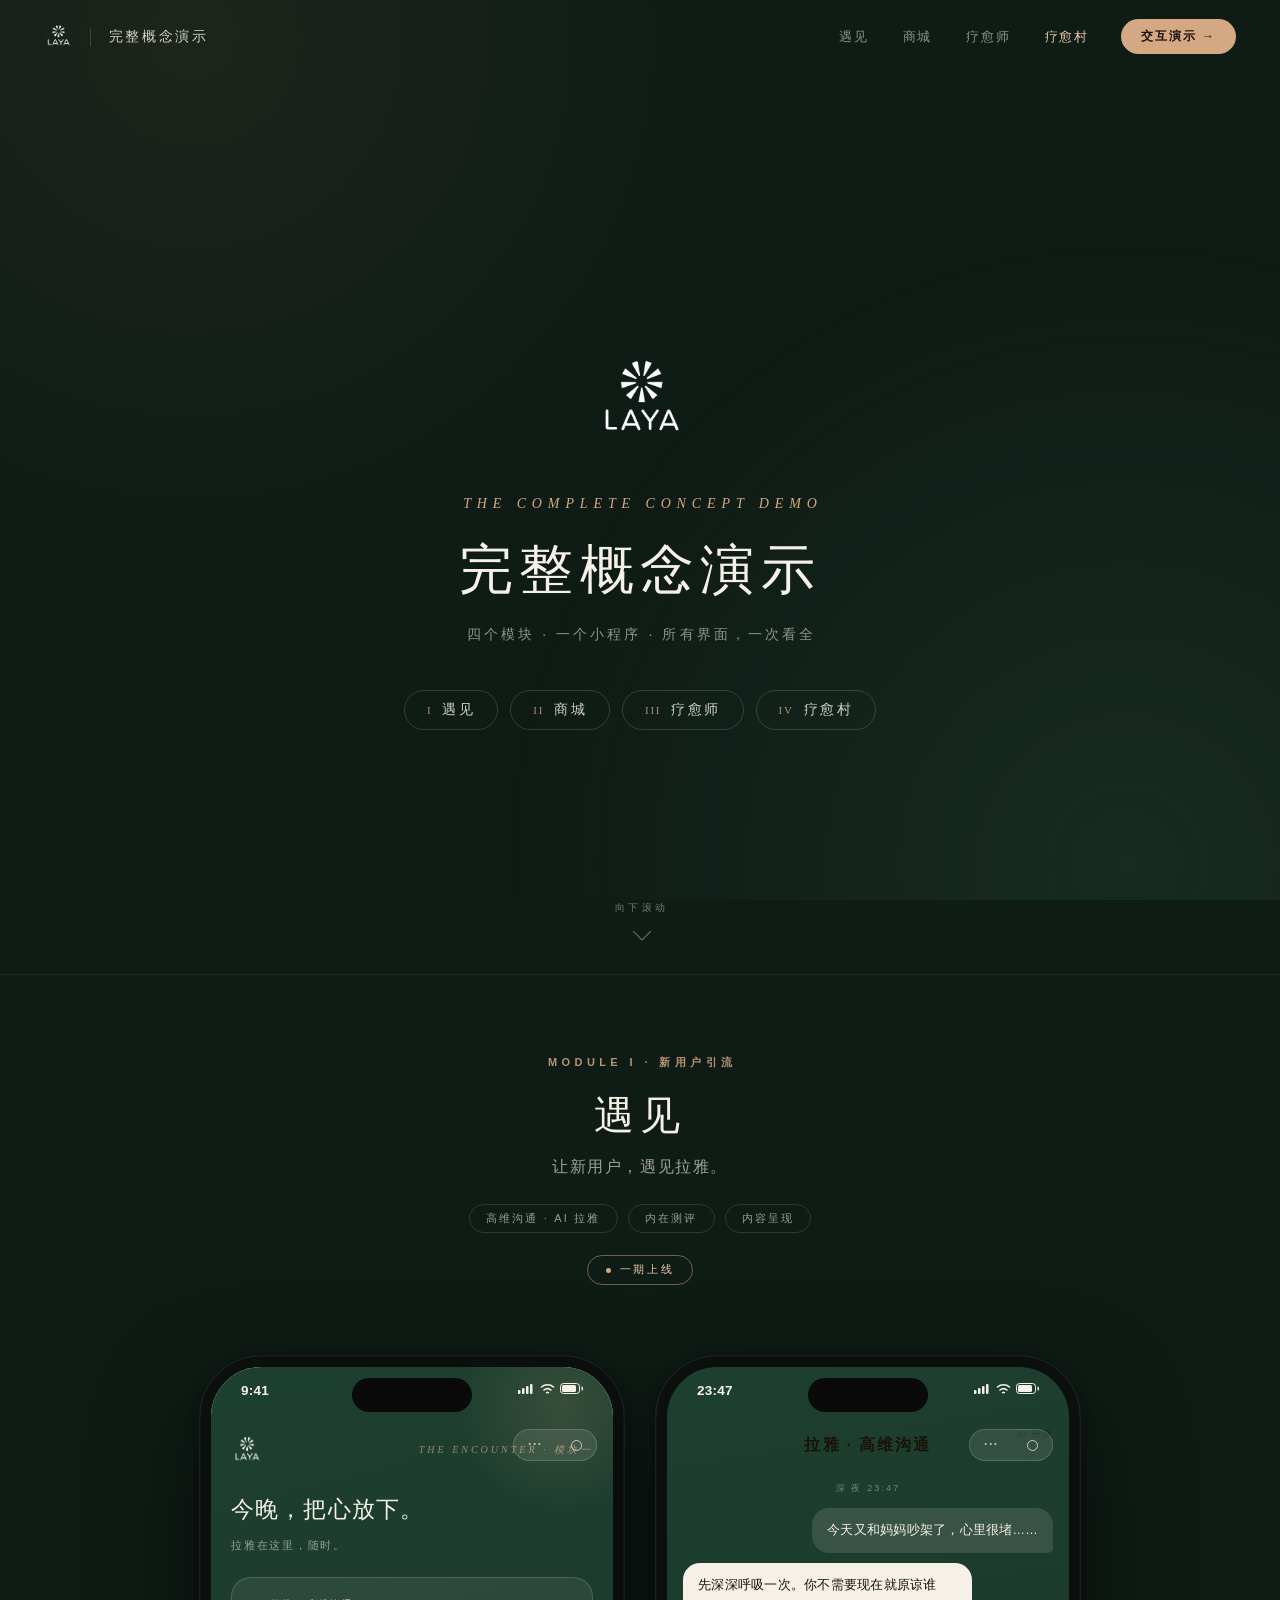
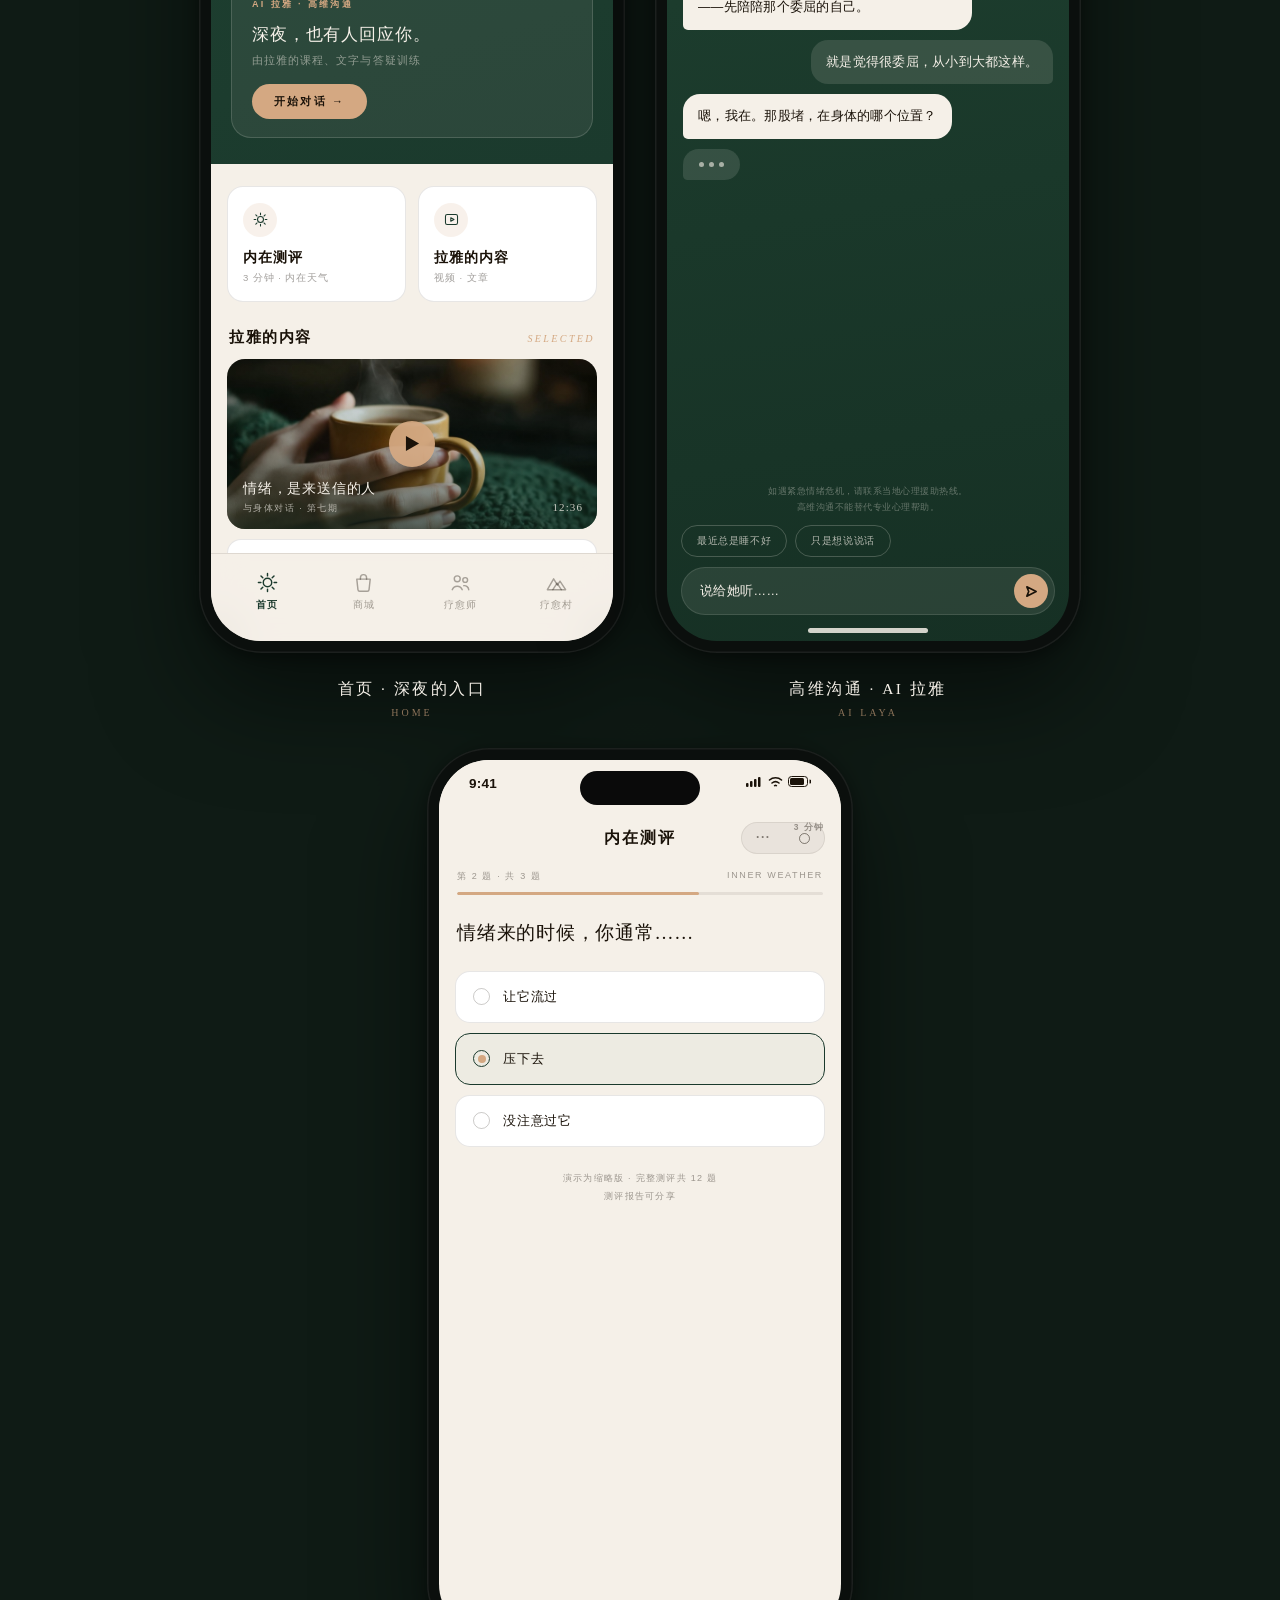
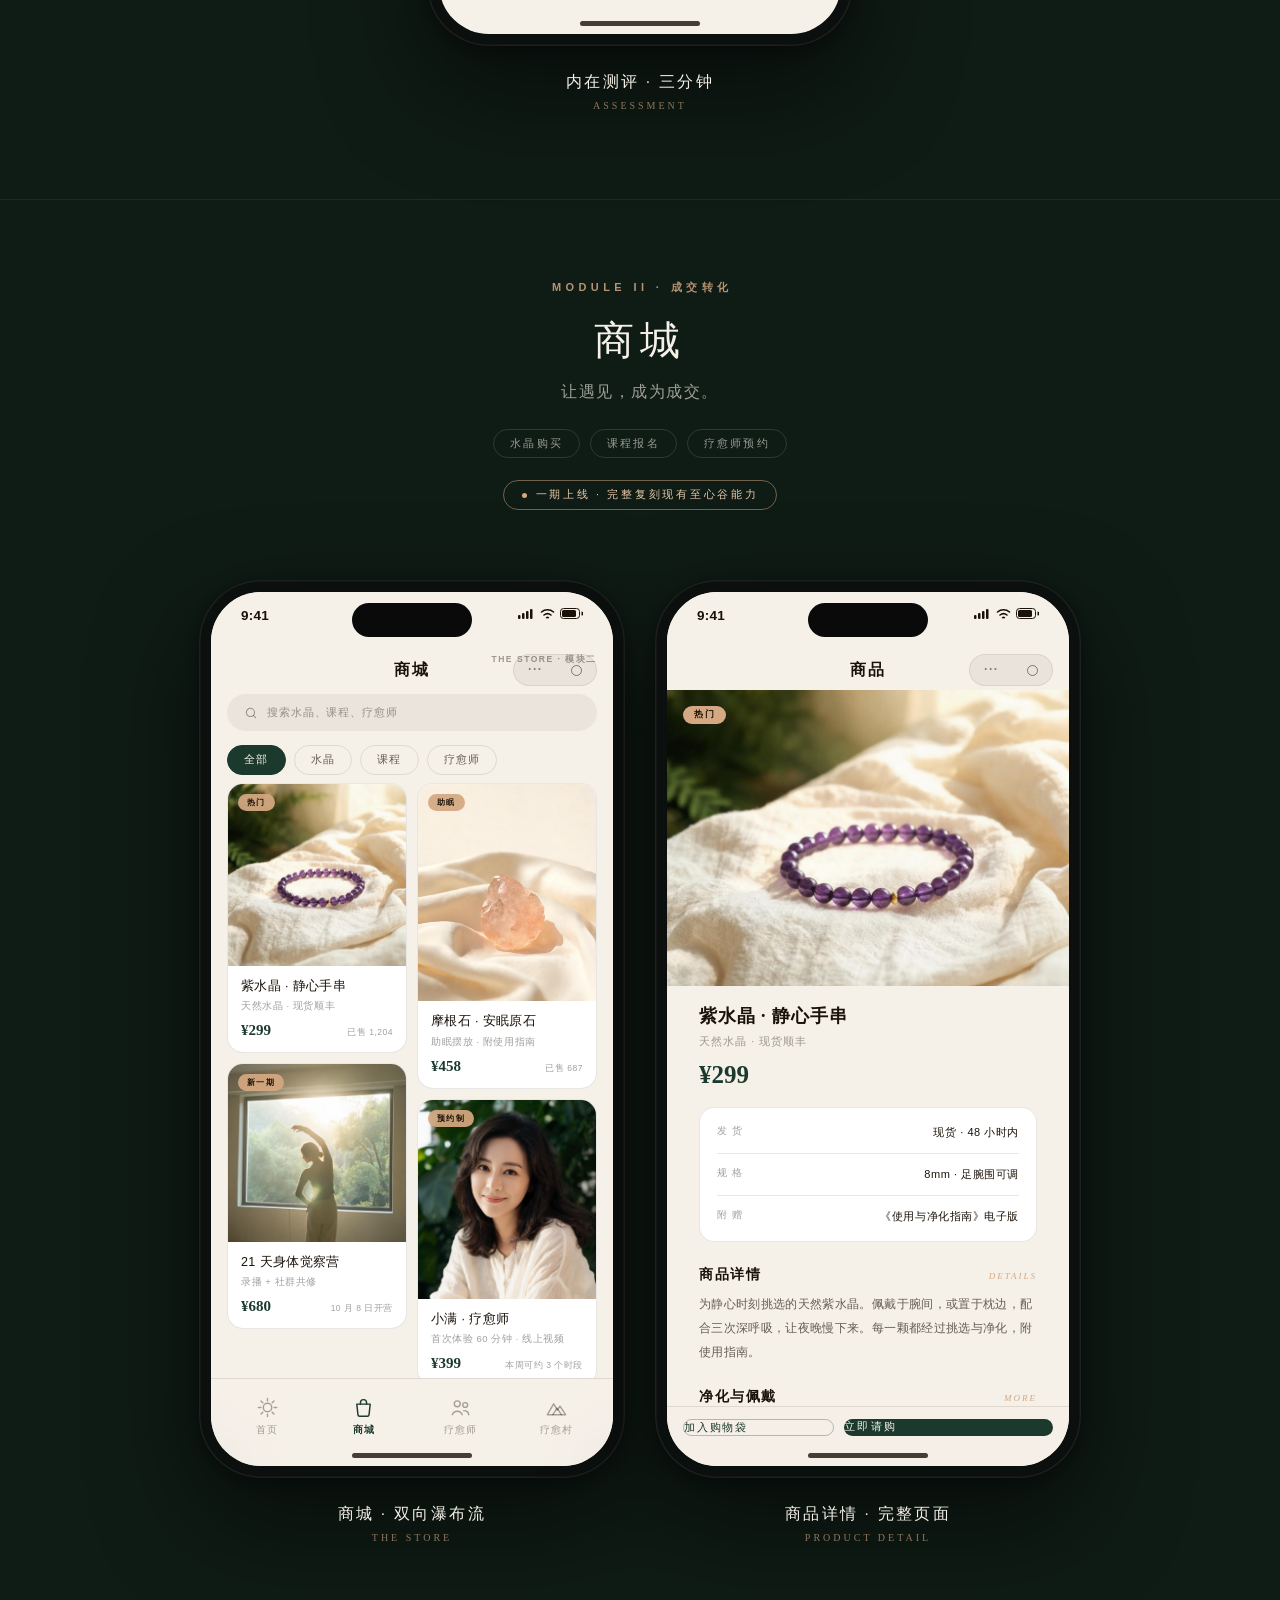
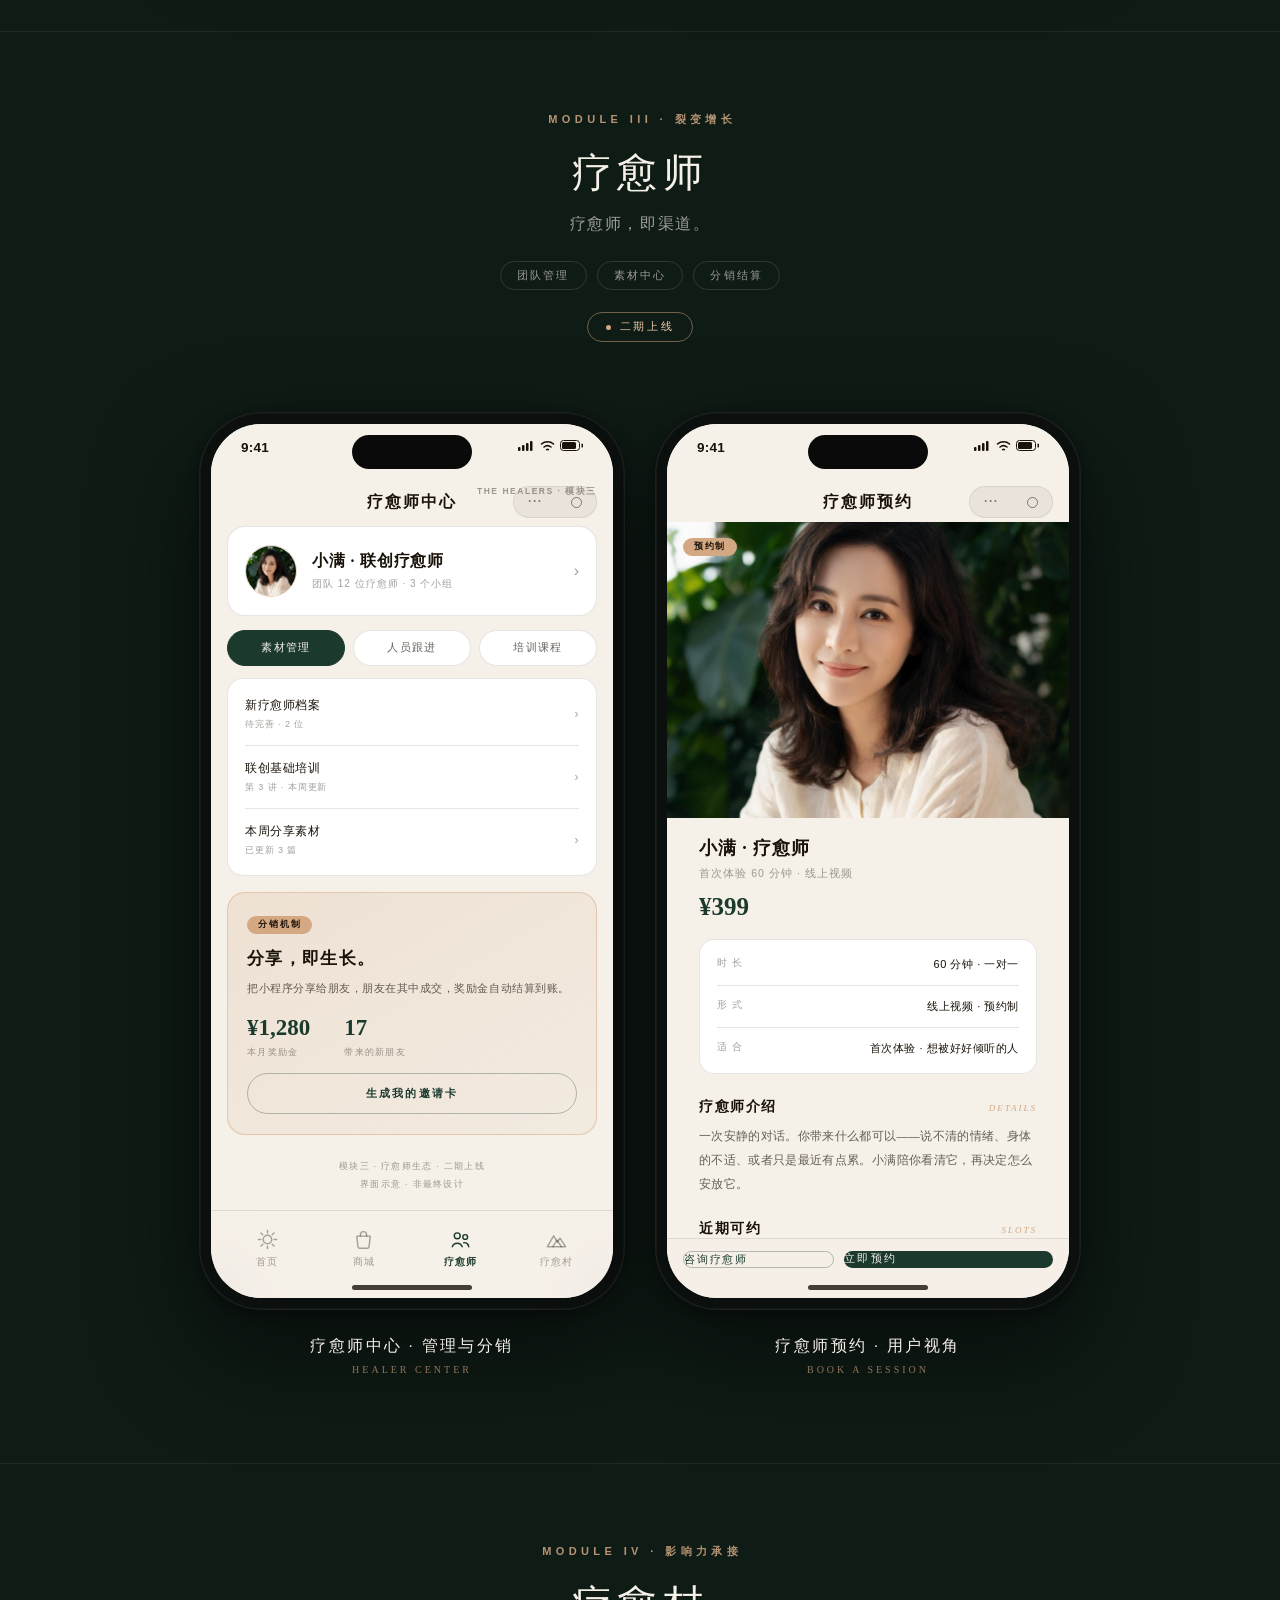
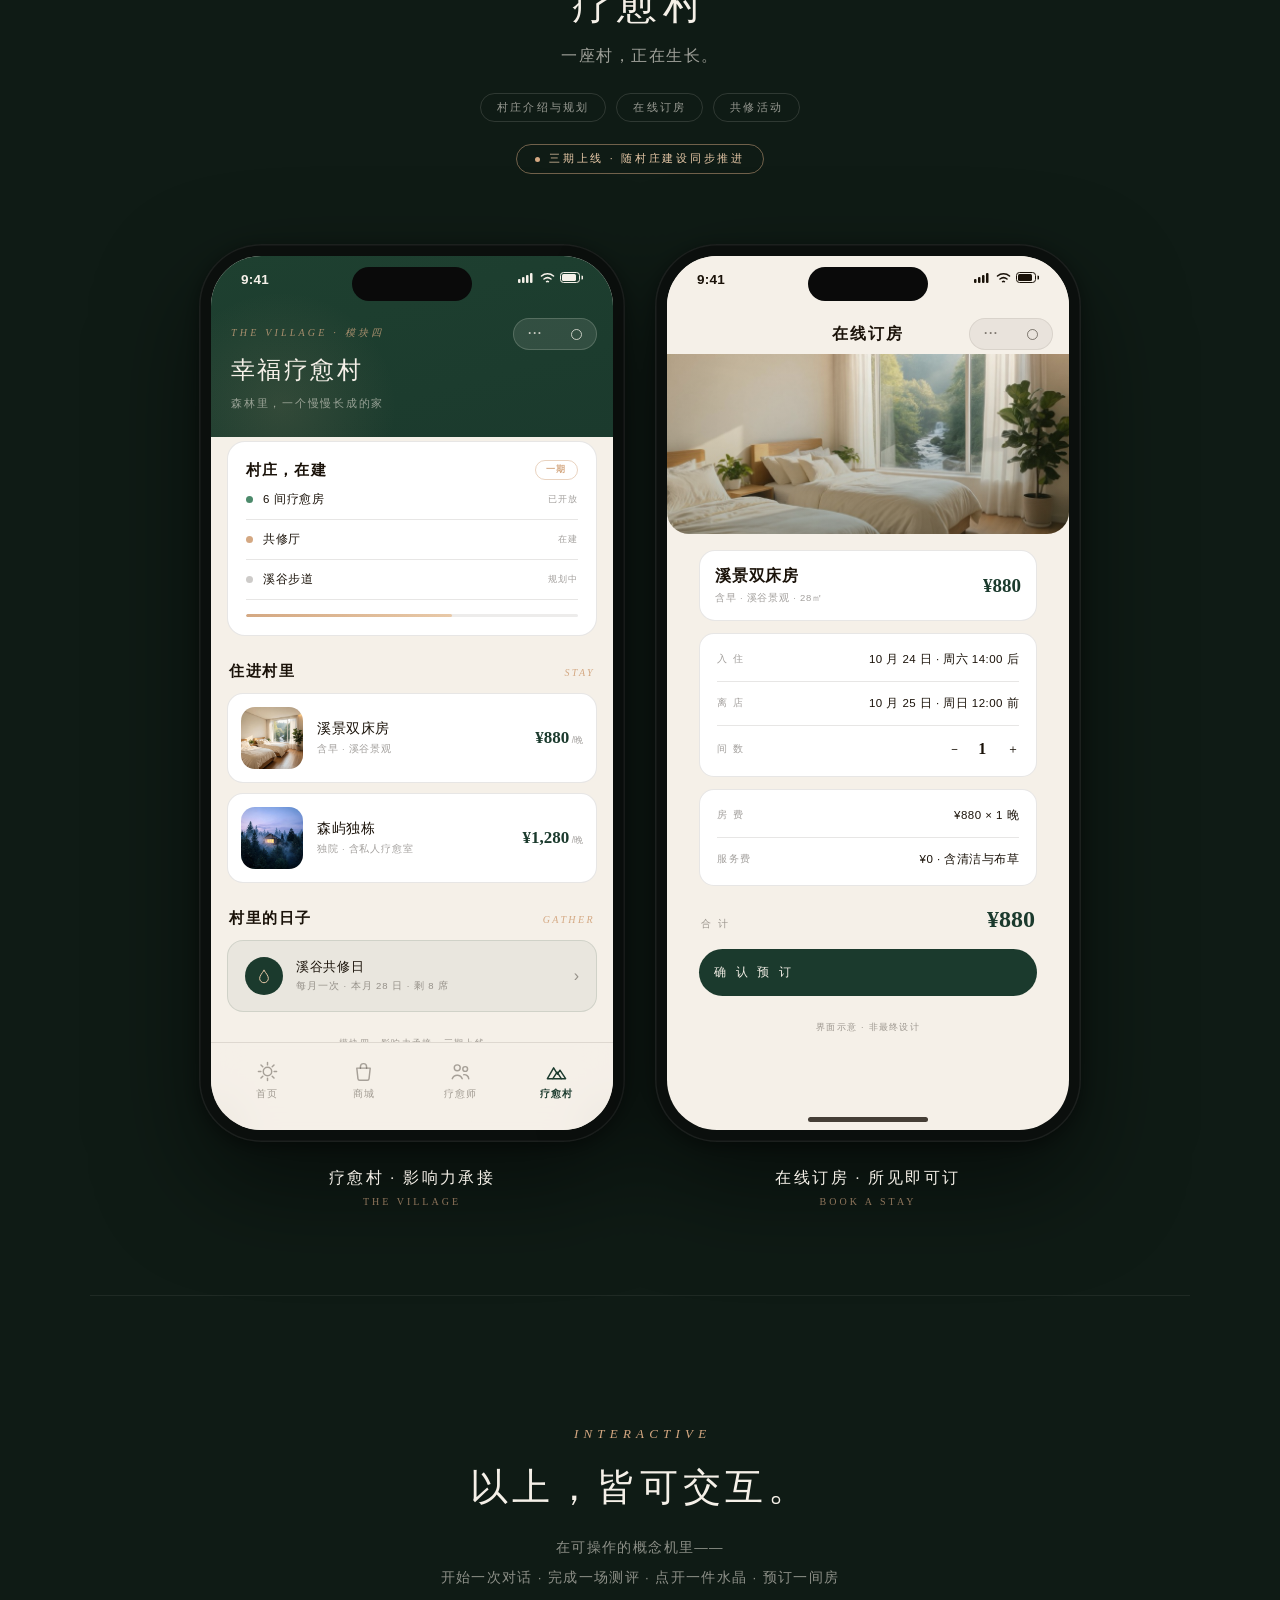
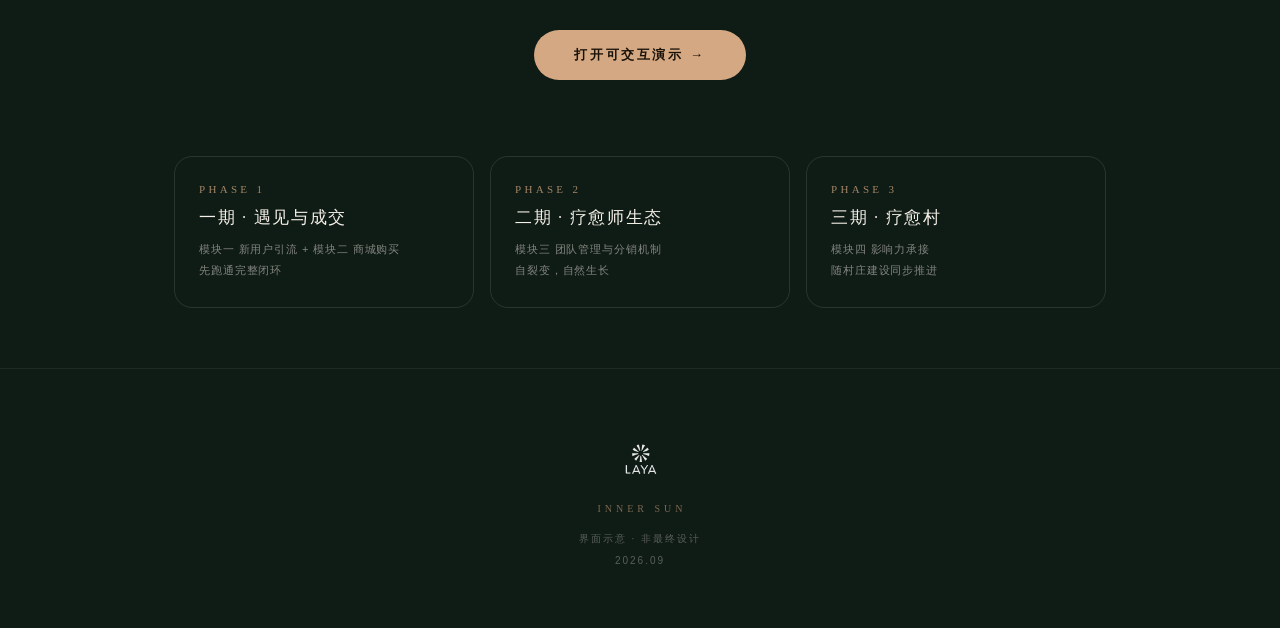
<file: demo-desktop.html>
<!DOCTYPE html>
<html lang="zh-CN">
<head>
<meta charset="utf-8">
<meta name="viewport" content="width=device-width,initial-scale=1,viewport-fit=cover">
<title>LAYA 小程序 · 完整概念演示 · 电脑端</title>
<style>
:root{
  --green:#1B3A2D;
  --green-2:#234838;
  --green-3:#15291F;
  --gold:#D4A882;
  --gold-2:#E8C9A8;
  --ivory:#F5F0E8;
  --ivory-2:#EFE7DA;
  --card:#FFFFFF;
  --ink:#1A1209;
  --t2:rgba(26,18,9,.66);
  --t3:rgba(26,18,9,.4);
  --line:rgba(26,18,9,.1);
  --serif:'Noto Serif SC','Source Han Serif SC','Songti SC','STSong','SimSun',serif;
  --sans:-apple-system,BlinkMacSystemFont,'PingFang SC','HarmonyOS Sans SC','Microsoft YaHei',sans-serif;
  --latin:'Cormorant Garamond',Georgia,'Times New Roman',serif;
  --ease:cubic-bezier(.32,.72,.28,1);
}
*{margin:0;padding:0;box-sizing:border-box;-webkit-tap-highlight-color:transparent}
html{scroll-behavior:smooth}
body{background:#0F1B15;font-family:var(--sans);-webkit-font-smoothing:antialiased;color:var(--ink)}
body::before{content:'';position:fixed;inset:0;pointer-events:none;z-index:0;background:radial-gradient(circle at 15% 4%,rgba(212,168,130,.07),transparent 40%),radial-gradient(circle at 88% 96%,rgba(46,94,74,.25),transparent 44%)}
main,nav.topnav{position:relative;z-index:1}
img{display:block;max-width:100%}

/* ===== 顶部导航 ===== */
.topnav{position:fixed;top:0;left:0;right:0;z-index:60;display:flex;align-items:center;justify-content:space-between;padding:0 44px;height:74px;transition:background .35s,border-color .35s,backdrop-filter .35s;border-bottom:1px solid transparent}
.topnav.scr{background:rgba(15,27,21,.86);backdrop-filter:blur(18px);-webkit-backdrop-filter:blur(18px);border-bottom-color:rgba(245,240,232,.08)}
.topnav .tn-logo{height:30px;object-fit:contain}
.topnav .tn-title{font-family:var(--serif);font-size:13.5px;color:rgba(245,240,232,.85);letter-spacing:.2em;margin-left:18px;padding-left:18px;border-left:1px solid rgba(245,240,232,.16)}
.topnav .tn-left{display:flex;align-items:center}
.topnav .tn-right{display:flex;align-items:center;gap:6px}
.topnav .tn-link{background:none;border:none;font-family:var(--serif);font-size:13px;color:rgba(245,240,232,.55);letter-spacing:.14em;padding:8px 14px;cursor:pointer;transition:color .25s;text-decoration:none}
.topnav .tn-link:hover{color:var(--ivory)}
.topnav .tn-link.on{color:var(--gold-2)}
.topnav .tn-cta{display:inline-flex;align-items:center;gap:8px;background:var(--gold);color:var(--ink);font-size:12px;font-weight:600;letter-spacing:.16em;padding:9px 20px;border-radius:999px;cursor:pointer;text-decoration:none;margin-left:12px;transition:transform .25s,box-shadow .25s;font-family:var(--sans)}
.topnav .tn-cta:hover{transform:translateY(-1px);box-shadow:0 8px 22px rgba(212,168,130,.25)}

/* ===== Hero ===== */
.hero{min-height:100vh;display:flex;flex-direction:column;align-items:center;justify-content:center;text-align:center;padding:120px 30px 90px}
.hero .h-logo{height:104px;object-fit:contain;margin-bottom:44px}
.hero .h-lat{font-family:var(--latin);font-style:italic;font-size:14px;letter-spacing:.42em;color:var(--gold);padding-left:.42em}
.hero h1{font-family:var(--serif);font-size:54px;font-weight:500;color:var(--ivory);letter-spacing:.12em;margin-top:22px;line-height:1.35}
.hero .h-sub{font-size:14px;font-weight:300;color:rgba(245,240,232,.55);letter-spacing:.22em;margin-top:20px;padding-left:.22em}
.hero .h-chips{display:flex;gap:12px;margin-top:46px;flex-wrap:wrap;justify-content:center}
.hero .h-chip{display:inline-flex;align-items:baseline;gap:10px;border:1px solid rgba(245,240,232,.16);border-radius:999px;padding:10px 22px;text-decoration:none;transition:border-color .3s,background .3s}
.hero .h-chip:hover{border-color:rgba(212,168,130,.55);background:rgba(212,168,130,.06)}
.hero .h-chip i{font-family:var(--latin);font-style:normal;font-size:11px;letter-spacing:.16em;color:rgba(212,168,130,.8)}
.hero .h-chip span{font-family:var(--serif);font-size:13.5px;color:rgba(245,240,232,.85);letter-spacing:.18em}
.hero .h-cue{position:absolute;bottom:36px;left:50%;transform:translateX(-50%);display:flex;flex-direction:column;align-items:center;gap:10px;color:rgba(245,240,232,.45);font-size:10px;letter-spacing:.34em;padding-left:.34em}
.hero .h-cue .chev{width:13px;height:13px;border-right:1.5px solid rgba(212,168,130,.6);border-bottom:1.5px solid rgba(212,168,130,.6);transform:rotate(45deg);animation:cue 1.7s ease-in-out infinite}
@keyframes cue{0%,100%{opacity:.3;transform:rotate(45deg) translate(0,0)}50%{opacity:1;transform:rotate(45deg) translate(4px,4px)}}
.hero{position:relative}

/* ===== 模块区 ===== */
.mod{max-width:1560px;margin:0 auto;padding:96px 56px 104px;border-top:1px solid rgba(245,240,232,.07)}
.mhead{text-align:center;max-width:700px;margin:0 auto}
.mk{font-size:11px;letter-spacing:.4em;color:rgba(212,168,130,.85);font-weight:600;padding-left:.4em}
.mt{font-family:var(--serif);font-size:40px;color:var(--ivory);font-weight:500;letter-spacing:.14em;margin-top:18px}
.mline{font-family:var(--serif);font-size:15.5px;color:rgba(245,240,232,.62);letter-spacing:.1em;margin-top:14px;font-weight:300}
.mchips{display:flex;gap:10px;justify-content:center;margin-top:26px;flex-wrap:wrap}
.mchips span{font-size:11px;letter-spacing:.2em;color:rgba(245,240,232,.6);border:1px solid rgba(245,240,232,.14);border-radius:999px;padding:6px 16px;font-weight:300}
.mphase{margin-top:22px}
.mphase span{display:inline-flex;align-items:center;gap:9px;border:1px solid rgba(212,168,130,.5);color:var(--gold-2);font-size:10.5px;letter-spacing:.26em;padding:7px 18px;border-radius:999px;font-weight:500}
.mphase span::before{content:'';width:5px;height:5px;border-radius:50%;background:var(--gold)}

/* ===== 手机陈列 ===== */
.phones{display:flex;justify-content:center;align-items:flex-start;gap:46px;margin-top:70px;flex-wrap:wrap}
.pw{display:flex;flex-direction:column;align-items:center}
.phone{width:426px;height:898px;background:#0B0F0D;border-radius:62px;padding:12px;box-shadow:0 42px 100px rgba(0,0,0,.5),0 4px 18px rgba(0,0,0,.4),inset 0 0 0 1.5px rgba(255,255,255,.07);transition:transform .5s var(--ease),box-shadow .5s}
.pw:hover .phone{transform:translateY(-8px);box-shadow:0 56px 120px rgba(0,0,0,.56),0 4px 18px rgba(0,0,0,.4),inset 0 0 0 1.5px rgba(255,255,255,.07)}
.shot{position:relative;width:402px;height:874px;border-radius:50px;overflow:hidden;background:var(--ivory);display:flex;flex-direction:column}
.cap{display:flex;flex-direction:column;align-items:center;gap:7px;margin-top:26px}
.cap b{font-family:var(--serif);font-size:15.5px;color:var(--ivory);letter-spacing:.16em;font-weight:500}
.cap span{font-family:var(--latin);font-size:10px;letter-spacing:.3em;color:rgba(212,168,130,.65)}

/* ===== 手机系统层 ===== */
.island{position:absolute;top:11px;left:50%;transform:translateX(-50%);width:120px;height:34px;border-radius:20px;background:#0A0A0A;z-index:30}
.sbar{position:absolute;top:0;left:0;right:0;height:54px;padding:16px 30px 0;display:flex;justify-content:space-between;align-items:flex-start;z-index:30;pointer-events:none;color:var(--ink)}
.shot.dark .sbar{color:var(--ivory)}
.sbar .time{font-size:13.5px;font-weight:600;letter-spacing:.02em}
.sicons{display:flex;align-items:center;gap:5.5px}
.sicons svg{display:block}
.sicons .ic-fill{fill:currentColor}
.sicons .ic-stroke{stroke:currentColor}
.capsule{position:absolute;top:62px;right:16px;width:84px;height:32px;border-radius:999px;background:rgba(26,18,9,.05);border:1px solid rgba(26,18,9,.08);display:flex;align-items:center;justify-content:space-around;z-index:30}
.capsule .dot3{letter-spacing:1.5px;color:rgba(26,18,9,.5);font-size:12px;font-weight:700;line-height:1;margin-top:-2px}
.capsule .cir{width:11px;height:11px;border-radius:50%;border:1.5px solid rgba(26,18,9,.5)}
.shot.dark .capsule{background:rgba(245,240,232,.1);border-color:rgba(245,240,232,.18)}
.shot.dark .capsule .dot3{color:rgba(245,240,232,.75)}
.shot.dark .capsule .cir{border-color:rgba(245,240,232,.75)}
.homebar{position:absolute;bottom:8px;left:50%;transform:translateX(-50%);width:120px;height:5px;border-radius:3px;background:rgba(26,18,9,.8);z-index:30}
.shot.dark .homebar{background:rgba(245,240,232,.85)}

/* ===== Tab 栏（静态） ===== */
.tabbar{flex-shrink:0;height:88px;background:rgba(245,240,232,.94);backdrop-filter:blur(16px);-webkit-backdrop-filter:blur(16px);border-top:1px solid var(--line);display:flex;z-index:4;padding:8px 8px 20px}
.tabbtn{flex:1;background:none;border:none;display:flex;flex-direction:column;align-items:center;justify-content:center;gap:5px;cursor:default;font-family:var(--sans)}
.tabbtn svg{display:block;stroke:rgba(26,18,9,.36)}
.tabbtn span{font-size:9.5px;letter-spacing:.1em;color:rgba(26,18,9,.38);font-weight:400}
.tabbtn.on svg{stroke:var(--green)}
.tabbtn.on span{color:var(--green);font-weight:600}

/* ===== 页内通用 ===== */
.pnav{flex-shrink:0;height:98px;padding:58px 16px 0;display:flex;align-items:center;justify-content:center;position:relative;background:var(--ivory);z-index:2}
.pnav .ttl{font-family:var(--serif);font-size:15.5px;font-weight:600;letter-spacing:.14em;color:var(--ink)}
.pnav .backbtn{position:absolute;left:10px;top:54px;width:40px;height:40px;display:flex;align-items:center;justify-content:center}
.pnav .backbtn svg{stroke:var(--ink);opacity:.75}
.pg-dark .pnav{background:transparent}
.pg-dark .pnav .ttl{color:var(--ivory)}
.pg-dark .pnav .backbtn svg{stroke:var(--ivory)}
.pnav .modchip{position:absolute;right:16px;top:62px;font-size:8.5px;letter-spacing:.18em;color:var(--t3);font-weight:600}
.pg-dark .pnav .modchip{color:rgba(212,168,130,.8)}
.pbody{position:relative;flex:1;min-height:0;overflow:hidden;padding:4px 16px 26px}
.pbody--full{padding:0}
.footnote{font-size:9px;color:var(--t3);letter-spacing:.14em;line-height:2;text-align:center;margin:22px 0 10px}

/* ===== 首页 ===== */
.greenhead{background:linear-gradient(165deg,#1E4030,#1B3A2D);padding:66px 20px 26px;position:relative;overflow:hidden;flex-shrink:0}
.greenhead::after{content:'';position:absolute;top:-70px;right:-60px;width:220px;height:220px;border-radius:50%;background:radial-gradient(circle,rgba(212,168,130,.14),transparent 68%)}
.brandrow{display:flex;align-items:center;justify-content:space-between;margin-bottom:26px;position:relative;z-index:1}
.brandrow .slogo{height:34px;object-fit:contain}
.brandrow .bl{font-family:var(--latin);font-style:italic;font-size:10px;letter-spacing:.3em;color:rgba(212,168,130,.7)}
.greet{font-family:var(--serif);font-size:23px;font-weight:500;color:var(--ivory);letter-spacing:.05em;line-height:1.5;position:relative;z-index:1}
.greet-sub{font-size:11px;font-weight:300;color:rgba(245,240,232,.55);letter-spacing:.16em;margin-top:10px;position:relative;z-index:1}
.aicard{margin-top:24px;background:rgba(245,240,232,.07);border:1px solid rgba(245,240,232,.16);border-radius:20px;padding:20px 20px 18px;position:relative;z-index:1}
.aicard .ac-eyebrow{font-size:9px;letter-spacing:.26em;color:var(--gold);font-weight:600}
.aicard .ac-line{font-family:var(--serif);font-size:17px;color:var(--ivory);font-weight:500;letter-spacing:.05em;margin-top:12px}
.aicard .ac-desc{font-size:10.5px;font-weight:300;color:rgba(245,240,232,.5);letter-spacing:.1em;margin-top:8px}
.aicard .ac-cta{display:inline-flex;align-items:center;gap:8px;margin-top:16px;background:var(--gold);color:var(--ink);font-size:11px;font-weight:600;letter-spacing:.2em;padding:10px 22px;border-radius:999px;border:none;cursor:default;font-family:var(--sans)}
.home-inner{padding:4px 16px 26px}
.duo{display:flex;gap:12px;margin-top:18px}
.duo-card{flex:1;background:var(--card);border:1px solid var(--line);border-radius:16px;padding:16px 15px}
.duo-card .ic{width:34px;height:34px;border-radius:50%;background:rgba(212,168,130,.16);display:flex;align-items:center;justify-content:center;margin-bottom:12px}
.duo-card .ic svg{stroke:var(--green)}
.duo-card .dc-t{font-family:var(--serif);font-size:14px;font-weight:600;letter-spacing:.08em}
.duo-card .dc-s{font-size:9.5px;font-weight:300;color:var(--t3);letter-spacing:.1em;margin-top:5px}
.sec-head{display:flex;align-items:baseline;justify-content:space-between;margin:26px 2px 12px}
.sec-head h3{font-family:var(--serif);font-size:15px;font-weight:600;letter-spacing:.1em}
.sec-head span{font-family:var(--latin);font-style:italic;font-size:10px;letter-spacing:.24em;color:var(--gold)}
.video-card{position:relative;border-radius:18px;height:170px;overflow:hidden}
.video-card img{width:100%;height:100%;object-fit:cover;display:block}
.video-card::before{content:'';position:absolute;inset:0;background:linear-gradient(180deg,rgba(21,41,31,.1) 0%,rgba(21,41,31,.24) 55%,rgba(21,41,31,.66) 100%)}
.video-card .vc-play{position:absolute;top:50%;left:50%;transform:translate(-50%,-50%);width:46px;height:46px;border-radius:50%;background:rgba(212,168,130,.93);display:flex;align-items:center;justify-content:center;z-index:1;box-shadow:0 6px 18px rgba(0,0,0,.28)}
.video-card .vc-meta{position:absolute;left:16px;bottom:14px;color:var(--ivory);z-index:1}
.video-card .vc-meta .vt{font-family:var(--serif);font-size:13.5px;font-weight:500;letter-spacing:.06em}
.video-card .vc-meta .vs{font-size:9px;color:rgba(245,240,232,.66);letter-spacing:.16em;margin-top:4px}
.video-card .vc-dur{position:absolute;right:14px;bottom:16px;font-family:var(--latin);font-size:11px;color:rgba(245,240,232,.8);letter-spacing:.1em;z-index:1}
.art-row{display:flex;align-items:center;gap:13px;background:var(--card);border:1px solid var(--line);border-radius:14px;padding:14px 15px;margin-top:10px}
.art-row .ar-ic{width:38px;height:38px;border-radius:11px;background:var(--green);color:var(--ivory);display:flex;align-items:center;justify-content:center;font-family:var(--serif);font-size:14px;flex-shrink:0}
.art-row .ar-ic.gold{background:var(--gold);color:var(--ink)}
.art-row .ar-t{font-size:13px;font-weight:400;letter-spacing:.04em}
.art-row .ar-s{font-size:9.5px;color:var(--t3);letter-spacing:.1em;margin-top:4px;font-weight:300}
.art-row .ar-go{margin-left:auto;color:var(--t3);font-size:14px;font-weight:300}
.me-row{display:flex;align-items:center;justify-content:space-between;border:1px solid rgba(27,58,45,.2);border-radius:999px;padding:13px 20px;margin-top:20px;background:var(--card)}
.me-row span{font-size:11px;letter-spacing:.16em;color:var(--green);font-weight:400}
.me-row i{font-style:normal;color:rgba(27,58,45,.5);font-weight:300}

/* ===== 商城瀑布流（静态双列） ===== */
.search{display:flex;align-items:center;gap:9px;background:rgba(26,18,9,.05);border-radius:999px;padding:11px 17px;margin-bottom:14px}
.search svg{flex-shrink:0;stroke:var(--t3)}
.search span{font-size:11px;color:var(--t3);letter-spacing:.08em;font-weight:300}
.cats{display:flex;gap:8px;margin-bottom:4px}
.cats span{flex-shrink:0;border:1px solid var(--line);border-radius:999px;padding:7px 16px;font-size:10.5px;letter-spacing:.12em;color:var(--t2);font-weight:300}
.cats span.on{background:var(--green);border-color:var(--green);color:var(--ivory);font-weight:500}
.wfall{display:flex;gap:10px;margin-top:8px}
.wf-col{flex:1;display:flex;flex-direction:column;gap:10px;min-width:0}
.wcard{background:var(--card);border:1px solid var(--line);border-radius:16px;overflow:hidden}
.wc-img{position:relative;overflow:hidden;background:var(--ivory-2)}
.wc-img img{width:100%;height:100%;object-fit:cover;display:block}
.wc-tag{position:absolute;top:10px;left:10px;font-size:8px;letter-spacing:.16em;background:rgba(212,168,130,.93);color:var(--ink);padding:3px 9px;border-radius:999px;font-weight:600;z-index:1}
.wc-body{padding:11px 13px 13px}
.wc-t{font-size:12.5px;letter-spacing:.03em;line-height:1.55;font-weight:400}
.wc-s{font-size:9.5px;color:var(--t3);margin-top:4px;letter-spacing:.06em;font-weight:300}
.wc-foot{display:flex;align-items:baseline;justify-content:space-between;margin-top:9px}
.wc-foot b{font-family:var(--latin);font-size:15px;color:var(--green);font-weight:700}
.wc-foot small{font-size:8.5px;color:var(--t3);letter-spacing:.06em;font-weight:300}

/* ===== 商品详情 ===== */
.pbody--flush{padding-top:0}
.dt-hero{position:relative;height:296px;overflow:hidden;margin:0 -16px;flex-shrink:0}
.dt-hero img{width:100%;height:100%;object-fit:cover;display:block}
.dt-hero .dt-tag{position:absolute;top:16px;left:16px;font-size:8.5px;letter-spacing:.2em;color:var(--ink);background:var(--gold);border-radius:999px;padding:3px 11px;font-weight:600;z-index:1}
.dt-head{padding:18px 2px 0}
.dt-name{font-family:var(--serif);font-size:18px;font-weight:600;letter-spacing:.05em}
.dt-sub{font-size:10.5px;color:var(--t3);letter-spacing:.1em;margin-top:7px;font-weight:300}
.dt-price{font-family:var(--latin);font-size:25px;font-weight:700;color:var(--green);margin-top:12px}
.dt-specs{background:var(--card);border:1px solid var(--line);border-radius:15px;margin-top:18px;padding:4px 17px}
.dt-specs .sp{display:flex;justify-content:space-between;padding:13px 0;border-bottom:1px solid var(--line);font-size:11px}
.dt-specs .sp:last-child{border-bottom:none}
.dt-specs .sp b{font-weight:400;letter-spacing:.14em;color:var(--t3);font-size:9.5px}
.dt-specs .sp span{letter-spacing:.05em;font-weight:300}
.dt-block{margin-top:24px}
.dt-block h4{font-family:var(--serif);font-size:13.5px;font-weight:600;letter-spacing:.12em;display:flex;align-items:baseline;justify-content:space-between}
.dt-block h4 span{font-family:var(--latin);font-style:italic;font-size:9px;letter-spacing:.22em;color:var(--gold);font-weight:400}
.dt-desc{font-size:11.5px;color:var(--t2);line-height:2.1;letter-spacing:.03em;margin-top:8px;font-weight:300}
.ex-row{display:flex;gap:12px;padding:11px 0;border-bottom:1px dashed var(--line);font-size:11px}
.ex-row:last-child{border-bottom:none}
.ex-row b{font-weight:500;letter-spacing:.1em;color:var(--green);font-size:10px;flex-shrink:0;width:66px}
.ex-row span{color:var(--t2);font-weight:300;line-height:1.7}
.slots{display:flex;gap:8px;flex-wrap:wrap;margin-top:10px}
.slotbtn{background:none;border:1px solid var(--line);border-radius:12px;padding:10px 14px;font-size:11px;letter-spacing:.06em;color:var(--t2);font-family:var(--sans);font-weight:300}
.slotbtn.sel{border-color:var(--green);background:rgba(27,58,45,.05);color:var(--green);font-weight:500}
.rv-item{display:flex;gap:12px;padding:14px 0;border-bottom:1px solid var(--line)}
.rv-item:last-child{border-bottom:none}
.rv-av{width:30px;height:30px;border-radius:50%;background:rgba(27,58,45,.08);color:var(--green);display:flex;align-items:center;justify-content:center;font-size:11px;flex-shrink:0;font-family:var(--serif)}
.rv-t{font-size:11px;line-height:1.85;color:var(--t2);font-weight:300}
.rv-n{font-size:9.5px;color:var(--t3);letter-spacing:.08em;margin-top:5px}
.buybar{flex-shrink:0;display:flex;gap:10px;padding:12px 16px 30px;background:rgba(245,240,232,.96);border-top:1px solid var(--line)}
.buybar .bb-1{flex:1;background:none;border:1px solid rgba(27,58,45,.3);border-radius:999px;font-size:11px;letter-spacing:.16em;color:var(--green);font-weight:400;font-family:var(--sans)}
.buybar .bb-2{flex:1.4;background:var(--green);border:none;border-radius:999px;font-size:11px;letter-spacing:.2em;color:var(--ivory);font-weight:500;font-family:var(--sans)}

/* ===== 疗愈师 ===== */
.hprofile{display:flex;align-items:center;gap:15px;background:var(--card);border:1px solid var(--line);border-radius:18px;padding:18px 17px}
.hprofile .av{width:52px;height:52px;border-radius:50%;object-fit:cover;flex-shrink:0;border:1px solid rgba(212,168,130,.5)}
.hprofile .hp-n{font-family:var(--serif);font-size:16px;font-weight:600;letter-spacing:.05em}
.hprofile .hp-s{font-size:10px;color:var(--t3);letter-spacing:.1em;margin-top:5px;font-weight:300}
.hprofile .hp-go{margin-left:auto;color:var(--t3)}
.hchips{display:flex;gap:8px;margin-top:14px}
.hchips span{flex:1;text-align:center;font-size:10.5px;letter-spacing:.14em;padding:10px 0;border:1px solid var(--line);border-radius:999px;color:var(--t2);font-weight:300;background:var(--card)}
.hchips span.on{background:var(--green);color:var(--ivory);border-color:var(--green);font-weight:500}
.hlist{background:var(--card);border:1px solid var(--line);border-radius:16px;margin-top:12px;padding:4px 17px}
.hrow{display:flex;align-items:center;justify-content:space-between;padding:14px 0;border-bottom:1px solid var(--line);font-size:12px;letter-spacing:.05em}
.hrow:last-child{border-bottom:none}
.hrow small{display:block;font-size:9px;color:var(--t3);letter-spacing:.1em;margin-top:4px;font-weight:300}
.hrow i{font-style:normal;color:var(--t3)}
.dist{margin-top:16px;background:linear-gradient(150deg,rgba(212,168,130,.2),rgba(212,168,130,.07));border:1px solid rgba(212,168,130,.5);border-radius:18px;padding:20px 19px}
.dist .d-tag{display:inline-block;font-size:8.5px;letter-spacing:.22em;color:var(--ink);background:var(--gold);border-radius:999px;padding:3px 11px;font-weight:600}
.dist .d-line{font-family:var(--serif);font-size:16.5px;font-weight:600;letter-spacing:.08em;margin-top:14px}
.dist .d-desc{font-size:10.5px;color:var(--t2);letter-spacing:.05em;line-height:1.9;margin-top:9px;font-weight:300}
.dstats{display:flex;gap:34px;margin:16px 0 4px}
.dstats b{font-family:var(--latin);font-size:23px;font-weight:700;color:var(--green);display:block}
.dstats span{font-size:9px;color:var(--t3);letter-spacing:.14em}
.dbtn{display:block;text-align:center;margin-top:14px;font-size:11px;font-weight:600;letter-spacing:.2em;color:var(--green);border:1px solid rgba(27,58,45,.3);border-radius:999px;padding:12px;background:none;font-family:var(--sans)}

/* ===== 疗愈村 ===== */
.vhead{background:linear-gradient(165deg,#1E4030,#1B3A2D);padding:66px 20px 26px;position:relative;overflow:hidden;flex-shrink:0}
.vhead::after{content:'';position:absolute;bottom:-90px;left:-50px;width:240px;height:240px;border-radius:50%;background:radial-gradient(circle,rgba(212,168,130,.12),transparent 68%)}
.vhead .bl{font-family:var(--latin);font-style:italic;font-size:10px;letter-spacing:.32em;color:rgba(212,168,130,.75);position:relative;z-index:1}
.vhead .vt{font-family:var(--serif);font-size:24px;font-weight:500;color:var(--ivory);letter-spacing:.1em;margin-top:14px;position:relative;z-index:1}
.vhead .vs{font-size:11px;font-weight:300;color:rgba(245,240,232,.55);letter-spacing:.16em;margin-top:10px;position:relative;z-index:1}
.village-inner{padding:4px 16px 26px}
.vcard{background:var(--card);border:1px solid var(--line);border-radius:18px;padding:18px 18px}
.vcard .vc-h{display:flex;align-items:center;justify-content:space-between}
.vcard .vc-h b{font-family:var(--serif);font-size:14.5px;font-weight:600;letter-spacing:.08em}
.vcard .vc-h span{font-size:8.5px;letter-spacing:.18em;color:var(--gold);border:1px solid rgba(212,168,130,.5);border-radius:999px;padding:3px 10px;font-weight:600}
.vrow{display:flex;align-items:center;gap:10px;padding:12px 0;border-bottom:1px solid var(--line);font-size:11.5px;letter-spacing:.06em}
.vrow:last-child{border-bottom:none;padding-bottom:2px}
.vrow .st{width:7px;height:7px;border-radius:50%;flex-shrink:0}
.vrow small{margin-left:auto;font-size:9px;color:var(--t3);letter-spacing:.1em}
.vbar{height:3px;background:rgba(26,18,9,.08);border-radius:2px;margin-top:14px;overflow:hidden}
.vbar i{display:block;height:100%;width:62%;background:linear-gradient(90deg,var(--gold),var(--gold-2));border-radius:2px}
.room{display:flex;align-items:center;gap:14px;background:var(--card);border:1px solid var(--line);border-radius:16px;padding:13px;margin-top:10px}
.room .th{width:62px;height:62px;border-radius:14px;object-fit:cover;flex-shrink:0}
.room .rm-t{font-size:13.5px;font-weight:500;letter-spacing:.04em}
.room .rm-s{font-size:9.5px;color:var(--t3);letter-spacing:.08em;margin-top:5px;font-weight:300}
.room .rm-p{margin-left:auto;text-align:right;flex-shrink:0}
.room .rm-p b{font-family:var(--latin);font-size:17px;font-weight:700;color:var(--green)}
.room .rm-p small{font-size:8.5px;color:var(--t3);font-weight:300}
.act-card{display:flex;align-items:center;gap:13px;background:rgba(27,58,45,.05);border:1px solid rgba(27,58,45,.12);border-radius:16px;padding:16px 17px;margin-top:12px}
.act-card .ac-ic{width:38px;height:38px;border-radius:50%;background:var(--green);color:var(--gold-2);display:flex;align-items:center;justify-content:center;flex-shrink:0}
.act-card .at{font-size:12.5px;letter-spacing:.05em}
.act-card .as{font-size:9.5px;color:var(--t3);letter-spacing:.1em;margin-top:4px;font-weight:300}

/* ===== 对话 ===== */
.chat-pg{background:linear-gradient(170deg,#1E4030,#163024)}
.chatwrap{flex:1;min-height:0;overflow:hidden;padding:14px 16px 10px;display:flex;flex-direction:column;gap:10px}
.timechip{align-self:center;font-size:9px;letter-spacing:.24em;color:rgba(245,240,232,.4);padding:3px 12px}
.bub{max-width:78%;padding:11px 15px;border-radius:17px;font-size:12.5px;font-weight:300;line-height:1.8;letter-spacing:.02em}
.bub.me{align-self:flex-end;background:rgba(245,240,232,.13);color:var(--ivory);border-bottom-right-radius:5px}
.bub.ai{align-self:flex-start;background:var(--ivory);color:var(--ink);border-bottom-left-radius:5px}
.typing{display:flex;gap:5px;align-self:flex-start;padding:13px 16px;background:rgba(245,240,232,.12);border-radius:17px;border-bottom-left-radius:5px}
.typing i{width:5px;height:5px;border-radius:50%;background:rgba(245,240,232,.6);animation:tp 1.2s infinite}
.typing i:nth-child(2){animation-delay:.2s}
.typing i:nth-child(3){animation-delay:.4s}
@keyframes tp{0%,60%,100%{opacity:.25;transform:translateY(0)}30%{opacity:1;transform:translateY(-2.5px)}}
.chatfoot{flex-shrink:0;padding:8px 14px 26px;z-index:2}
.chatfoot .safety{font-size:8.5px;color:rgba(245,240,232,.35);text-align:center;line-height:1.8;letter-spacing:.06em;margin-bottom:10px}
.chips{display:flex;gap:8px;margin-bottom:10px}
.chips span{background:none;border:1px solid rgba(245,240,232,.22);border-radius:999px;color:rgba(245,240,232,.7);font-size:10px;letter-spacing:.06em;padding:8px 15px;font-weight:300}
.chatin{display:flex;align-items:center;gap:10px;background:rgba(245,240,232,.09);border:1px solid rgba(245,240,232,.12);border-radius:999px;padding:6px 6px 6px 18px}
.chatin input{flex:1;background:none;border:none;outline:none;color:var(--ivory);font-size:12.5px;font-weight:300;font-family:var(--sans);letter-spacing:.03em;min-width:0;pointer-events:none}
.chatin input::placeholder{color:rgba(245,240,232,.35)}
.chatin .send{width:34px;height:34px;border-radius:50%;background:var(--gold);border:none;display:flex;align-items:center;justify-content:center;flex-shrink:0}

/* ===== 测评 ===== */
.as-progress{margin:8px 2px 22px}
.as-progress .ap-t{display:flex;justify-content:space-between;font-size:9px;letter-spacing:.18em;color:var(--t3);margin-bottom:9px}
.as-progress .ap-bar{height:2.5px;background:rgba(26,18,9,.08);border-radius:2px;overflow:hidden}
.as-progress .ap-bar i{display:block;height:100%;background:var(--gold);border-radius:2px}
.as-q{font-family:var(--serif);font-size:19px;font-weight:500;letter-spacing:.04em;line-height:1.7;padding:0 2px}
.as-opts{margin-top:22px;display:flex;flex-direction:column;gap:10px}
.as-opt{display:flex;align-items:center;gap:13px;background:var(--card);border:1px solid var(--line);border-radius:15px;padding:16px 17px}
.as-opt .rd{width:17px;height:17px;border-radius:50%;border:1.5px solid rgba(26,18,9,.22);flex-shrink:0;display:flex;align-items:center;justify-content:center}
.as-opt .rd i{width:8px;height:8px;border-radius:50%;background:var(--gold);opacity:0}
.as-opt span{font-size:13px;letter-spacing:.06em;font-weight:300}
.as-opt.sel{border-color:var(--green);background:rgba(27,58,45,.03)}
.as-opt.sel .rd{border-color:var(--green)}
.as-opt.sel .rd i{opacity:1}

/* ===== 订房 ===== */
.bk-hero{position:relative;height:180px;overflow:hidden;border-radius:0 0 22px 22px;margin:0 -16px;flex-shrink:0}
.bk-hero img{width:100%;height:100%;object-fit:cover;display:block}
.bk-hero::after{content:'';position:absolute;inset:0;background:linear-gradient(180deg,rgba(21,41,31,.05),rgba(21,41,31,.34))}
.bk-room{display:flex;align-items:center;gap:14px;background:var(--card);border:1px solid var(--line);border-radius:16px;padding:15px;margin-top:16px}
.bk-room .bt{font-family:var(--serif);font-size:15.5px;font-weight:600;letter-spacing:.05em}
.bk-room .bs{font-size:9.5px;color:var(--t3);letter-spacing:.08em;margin-top:5px;font-weight:300}
.bk-room .bp{margin-left:auto;font-family:var(--latin);font-size:19px;font-weight:700;color:var(--green);flex-shrink:0}
.bk-card{background:var(--card);border:1px solid var(--line);border-radius:15px;margin-top:12px;padding:4px 17px}
.bk-row{display:flex;justify-content:space-between;align-items:center;padding:14px 0;border-bottom:1px solid var(--line);font-size:11.5px}
.bk-row:last-child{border-bottom:none}
.bk-row b{font-weight:400;font-size:9.5px;letter-spacing:.16em;color:var(--t3)}
.bk-row span{letter-spacing:.04em;font-weight:300}
.stepper{display:flex;align-items:center;gap:16px}
.stepper button{width:28px;height:28px;border-radius:50%;border:1px solid var(--line);background:none;font-size:15px;color:var(--t2);line-height:1;font-family:var(--sans)}
.stepper em{font-style:normal;font-family:var(--latin);font-size:16px;font-weight:600;min-width:16px;text-align:center}
.bk-total{display:flex;justify-content:space-between;align-items:baseline;margin-top:20px;padding:0 2px}
.bk-total span{font-size:10px;letter-spacing:.2em;color:var(--t3)}
.bk-total b{font-family:var(--latin);font-size:24px;font-weight:700;color:var(--green)}
.bk-btn{display:block;width:100%;margin-top:16px;background:var(--green);color:var(--ivory);border:none;border-radius:999px;padding:15px;font-size:12px;letter-spacing:.26em;font-weight:500;font-family:var(--sans)}

/* ===== 收尾 ===== */
.outro{max-width:1100px;margin:0 auto;padding:130px 40px 60px;text-align:center;border-top:1px solid rgba(245,240,232,.07)}
.outro .o-lat{font-family:var(--latin);font-style:italic;font-size:13px;letter-spacing:.4em;color:var(--gold);padding-left:.4em}
.outro h2{font-family:var(--serif);font-size:38px;color:var(--ivory);font-weight:500;letter-spacing:.12em;margin-top:20px}
.outro .o-sub{font-size:13.5px;font-weight:300;color:rgba(245,240,232,.55);letter-spacing:.1em;line-height:2.2;margin-top:20px}
.outro .o-cta{display:inline-flex;align-items:center;gap:10px;margin-top:38px;background:var(--gold);color:var(--ink);font-size:13px;font-weight:600;letter-spacing:.2em;padding:16px 40px;border-radius:999px;text-decoration:none;transition:transform .3s,box-shadow .3s;font-family:var(--sans)}
.outro .o-cta:hover{transform:translateY(-2px);box-shadow:0 14px 36px rgba(212,168,130,.3)}
.roadmap{display:flex;gap:16px;justify-content:center;margin-top:76px;flex-wrap:wrap}
.road{flex:1;min-width:240px;max-width:300px;border:1px solid rgba(245,240,232,.12);border-radius:18px;padding:26px 24px;text-align:left}
.road .r-no{font-family:var(--latin);font-size:11px;letter-spacing:.3em;color:rgba(212,168,130,.75)}
.road .r-t{font-family:var(--serif);font-size:16.5px;color:var(--ivory);font-weight:500;letter-spacing:.1em;margin-top:12px}
.road .r-s{font-size:11px;color:rgba(245,240,232,.5);letter-spacing:.08em;line-height:1.9;margin-top:10px;font-weight:300}
.fin{padding:70px 30px 56px;text-align:center;border-top:1px solid rgba(245,240,232,.07)}
.fin img{height:44px;object-fit:contain;margin:0 auto 20px;opacity:.9}
.fin .f-lat{font-family:var(--latin);font-size:10px;letter-spacing:.4em;color:rgba(212,168,130,.55);padding-left:.4em}
.fin .f-s{font-size:10px;color:rgba(245,240,232,.32);letter-spacing:.2em;margin-top:14px;line-height:2.2}

/* ===== 入场动画 ===== */
.rv{opacity:0;transform:translateY(30px);transition:opacity .9s var(--ease),transform .9s var(--ease)}
.rv.vis{opacity:1;transform:none}

/* ===== 响应式 ===== */
@media (max-width:1380px){.phones{gap:30px}.mod{padding:80px 36px 88px}}
@media (max-width:920px){
  .topnav{padding:0 20px}
  .topnav .tn-title{display:none}
  .topnav .tn-link{display:none}
  .hero h1{font-size:38px}
  .mod{padding:64px 20px 72px}
  .mt{font-size:30px}
  .phones{gap:0}
  .pw{margin-bottom:0}
  .pw:not(:last-child){margin-bottom:26px}
  .phone{transform:scale(.84);transform-origin:top center}
  .pw{width:426px;max-width:100vw}
  .cap{margin-top:-105px}
  .roadmap{flex-direction:column;align-items:center}
}
@media (prefers-reduced-motion:reduce){
  .rv{opacity:1;transform:none;transition:none}
  .typing i,.hero .h-cue .chev{animation:none}
  html{scroll-behavior:auto}
}
</style>
</head>
<body>

<nav class="topnav" id="topnav">
  <div class="tn-left">
    <img class="tn-logo" src="assets/LAYA-Primary-Stacked-White-Master-v1.0.png" alt="LAYA">
    <span class="tn-title">完整概念演示</span>
  </div>
  <div class="tn-right">
    <a class="tn-link" href="#m1" data-nav="m1">遇见</a>
    <a class="tn-link" href="#m2" data-nav="m2">商城</a>
    <a class="tn-link" href="#m3" data-nav="m3">疗愈师</a>
    <a class="tn-link" href="#m4" data-nav="m4">疗愈村</a>
    <a class="tn-cta" href="demo.html">交互演示 →</a>
  </div>
</nav>

<main>

  <!-- ============ HERO ============ -->
  <section class="hero" id="top">
    <img class="h-logo" src="assets/LAYA-Primary-Stacked-White-Master-v1.0.png" alt="LAYA">
    <p class="h-lat">THE COMPLETE CONCEPT DEMO</p>
    <h1>完整概念演示</h1>
    <p class="h-sub">四个模块 · 一个小程序 · 所有界面，一次看全</p>
    <div class="h-chips">
      <a class="h-chip" href="#m1"><i>I</i><span>遇见</span></a>
      <a class="h-chip" href="#m2"><i>II</i><span>商城</span></a>
      <a class="h-chip" href="#m3"><i>III</i><span>疗愈师</span></a>
      <a class="h-chip" href="#m4"><i>IV</i><span>疗愈村</span></a>
    </div>
    <div class="h-cue"><span>向下滚动</span><span class="chev"></span></div>
  </section>

  <!-- ============ 模块一 · 引流 ============ -->
  <section class="mod" id="m1">
    <div class="mhead rv">
      <p class="mk">MODULE I · 新用户引流</p>
      <h2 class="mt">遇见</h2>
      <p class="mline">让新用户，遇见拉雅。</p>
      <div class="mchips"><span>高维沟通 · AI 拉雅</span><span>内在测评</span><span>内容呈现</span></div>
      <div class="mphase"><span>一期上线</span></div>
    </div>
    <div class="phones">

      <!-- 首页 -->
      <div class="pw rv" style="transition-delay:.05s">
        <div class="phone"><div class="shot dark">
          <div class="island"></div>
          <div class="sbar"><span class="time">9:41</span>
            <span class="sicons">
              <svg width="16" height="11" viewBox="0 0 16 11"><g class="ic-fill"><rect x="0" y="7" width="2.5" height="4" rx="1"/><rect x="4" y="5" width="2.5" height="6" rx="1"/><rect x="8" y="3" width="2.5" height="8" rx="1"/><rect x="12" y="1" width="2.5" height="10" rx="1"/></g></svg>
              <svg width="15" height="11" viewBox="0 0 15 11"><g class="ic-stroke" fill="none" stroke-width="1.6" stroke-linecap="round"><path d="M1.5 4 A 9 9 0 0 1 13.5 4"/><path d="M4 7 A 5.5 5.5 0 0 1 11 7"/><path d="M6.6 9.6 A 2 2 0 0 1 8.4 9.6"/></g></svg>
              <svg width="23" height="11" viewBox="0 0 23 11"><rect x="0.5" y="0.5" width="19" height="10" rx="3" class="ic-stroke" fill="none" stroke-width="1"/><rect x="2" y="2" width="14" height="7" rx="1.5" class="ic-fill"/><path d="M21.5 3.5 L21.5 7.5 A 2 2 0 0 0 21.5 3.5 Z" class="ic-fill"/></svg>
            </span>
          </div>
          <div class="capsule"><span class="dot3">···</span><span class="cir"></span></div>
          <div class="homebar"></div>
          <div class="pbody pbody--full">
            <div class="greenhead">
              <div class="brandrow">
                <img class="slogo" src="assets/LAYA-Primary-Stacked-White-Master-v1.0.png" alt="LAYA">
                <span class="bl">THE ENCOUNTER · 模块一</span>
              </div>
              <p class="greet">今晚，把心放下。</p>
              <p class="greet-sub">拉雅在这里，随时。</p>
              <div class="aicard">
                <p class="ac-eyebrow">AI 拉雅 · 高维沟通</p>
                <p class="ac-line">深夜，也有人回应你。</p>
                <p class="ac-desc">由拉雅的课程、文字与答疑训练</p>
                <button class="ac-cta">开始对话 →</button>
              </div>
            </div>
            <div class="home-inner">
              <div class="duo">
                <div class="duo-card">
                  <div class="ic"><svg width="17" height="17" viewBox="0 0 24 24" fill="none" stroke-width="1.5" stroke-linecap="round"><circle cx="12" cy="12" r="4.2"/><path d="M12 3v2.4M12 18.6V21M3 12h2.4M18.6 12H21M5.4 5.4l1.7 1.7M16.9 16.9l1.7 1.7M18.6 5.4l-1.7 1.7M7.1 16.9l-1.7 1.7"/></svg></div>
                  <p class="dc-t">内在测评</p>
                  <p class="dc-s">3 分钟 · 内在天气</p>
                </div>
                <div class="duo-card">
                  <div class="ic"><svg width="17" height="17" viewBox="0 0 24 24" fill="none" stroke-width="1.5" stroke-linejoin="round"><rect x="3.5" y="5" width="17" height="14" rx="2.5"/><path d="M11 9.5l4.5 2.5L11 14.5z"/></svg></div>
                  <p class="dc-t">拉雅的内容</p>
                  <p class="dc-s">视频 · 文章</p>
                </div>
              </div>
              <div class="sec-head"><h3>拉雅的内容</h3><span>SELECTED</span></div>
              <div class="video-card">
                <img src="assets/home-video.jpg" alt="情绪，是来送信的人" loading="lazy">
                <div class="vc-play"><svg width="15" height="15" viewBox="0 0 14 16" fill="#1A1209"><path d="M0 0 L14 8 L0 16 Z"/></svg></div>
                <div class="vc-meta"><p class="vt">情绪，是来送信的人</p><p class="vs">与身体对话 · 第七期</p></div>
                <span class="vc-dur">12:36</span>
              </div>
              <div class="art-row">
                <div class="ar-ic">文</div>
                <div><p class="ar-t">与身体和解的七个练习</p><p class="ar-s">练习指引 · 8 分钟阅读</p></div>
                <span class="ar-go">›</span>
              </div>
              <div class="art-row">
                <div class="ar-ic gold">问</div>
                <div><p class="ar-t">学员最常问拉雅的十个问题</p><p class="ar-s">答疑合集</p></div>
                <span class="ar-go">›</span>
              </div>
              <div class="me-row"><span>我的 · 订单与预约</span><i>›</i></div>
              <p class="footnote">模块一 · 新用户引流 · 一期上线<br>界面示意 · 非最终设计</p>
            </div>
          </div>
          <div class="tabbar">
            <span class="tabbtn on"><svg width="23" height="23" viewBox="0 0 24 24" fill="none" stroke-width="1.5" stroke-linecap="round"><circle cx="12" cy="12" r="4.4"/><path d="M12 2.5v2.6M12 18.9v2.6M2.5 12h2.6M18.9 12h2.6M5.2 5.2l1.9 1.9M16.9 16.9l1.9 1.9M18.8 5.2l-1.9 1.9M7.1 16.9l-1.9 1.9"/></svg><span>首页</span></span>
            <span class="tabbtn"><svg width="23" height="23" viewBox="0 0 24 24" fill="none" stroke-width="1.5" stroke-linecap="round" stroke-linejoin="round"><path d="M5 8.5h14l-1.2 11a1.8 1.8 0 0 1-1.8 1.6H8a1.8 1.8 0 0 1-1.8-1.6L5 8.5z"/><path d="M8.8 8.5V7a3.2 3.2 0 0 1 6.4 0v1.5"/></svg><span>商城</span></span>
            <span class="tabbtn"><svg width="23" height="23" viewBox="0 0 24 24" fill="none" stroke-width="1.5" stroke-linecap="round"><circle cx="8.6" cy="8.2" r="3.1"/><path d="M3.4 19.5a5.6 5.6 0 0 1 10.4 0"/><circle cx="16.9" cy="9.4" r="2.5"/><path d="M15.4 15.3a4.6 4.6 0 0 1 5.2 4.2"/></svg><span>疗愈师</span></span>
            <span class="tabbtn"><svg width="23" height="23" viewBox="0 0 24 24" fill="none" stroke-width="1.5" stroke-linecap="round" stroke-linejoin="round"><path d="M2.5 19.5 9 8.2l4 6.6 2.6-4.2 5.9 8.9z"/><path d="M8.2 19.5 12.6 12.6 17 19.5"/></svg><span>疗愈村</span></span>
          </div>
        </div></div>
        <div class="cap"><b>首页 · 深夜的入口</b><span>HOME</span></div>
      </div>

      <!-- 高维沟通 -->
      <div class="pw rv" style="transition-delay:.15s">
        <div class="phone"><div class="shot dark chat-pg">
          <div class="island"></div>
          <div class="sbar"><span class="time">23:47</span>
            <span class="sicons">
              <svg width="16" height="11" viewBox="0 0 16 11"><g class="ic-fill"><rect x="0" y="7" width="2.5" height="4" rx="1"/><rect x="4" y="5" width="2.5" height="6" rx="1"/><rect x="8" y="3" width="2.5" height="8" rx="1"/><rect x="12" y="1" width="2.5" height="10" rx="1"/></g></svg>
              <svg width="15" height="11" viewBox="0 0 15 11"><g class="ic-stroke" fill="none" stroke-width="1.6" stroke-linecap="round"><path d="M1.5 4 A 9 9 0 0 1 13.5 4"/><path d="M4 7 A 5.5 5.5 0 0 1 11 7"/><path d="M6.6 9.6 A 2 2 0 0 1 8.4 9.6"/></g></svg>
              <svg width="23" height="11" viewBox="0 0 23 11"><rect x="0.5" y="0.5" width="19" height="10" rx="3" class="ic-stroke" fill="none" stroke-width="1"/><rect x="2" y="2" width="14" height="7" rx="1.5" class="ic-fill"/><path d="M21.5 3.5 L21.5 7.5 A 2 2 0 0 0 21.5 3.5 Z" class="ic-fill"/></svg>
            </span>
          </div>
          <div class="capsule"><span class="dot3">···</span><span class="cir"></span></div>
          <div class="homebar"></div>
          <div class="pnav pg-dark" style="background:transparent"><span class="ttl">拉雅 · 高维沟通</span><span class="modchip">AI 分身</span></div>
          <div class="chatwrap">
            <span class="timechip">深 夜 23:47</span>
            <div class="bub me">今天又和妈妈吵架了，心里很堵……</div>
            <div class="bub ai">先深深呼吸一次。你不需要现在就原谅谁——先陪陪那个委屈的自己。</div>
            <div class="bub me">就是觉得很委屈，从小到大都这样。</div>
            <div class="bub ai">嗯，我在。那股堵，在身体的哪个位置？</div>
            <div class="typing"><i></i><i></i><i></i></div>
          </div>
          <div class="chatfoot">
            <p class="safety">如遇紧急情绪危机，请联系当地心理援助热线。<br>高维沟通不能替代专业心理帮助。</p>
            <div class="chips">
              <span>最近总是睡不好</span>
              <span>只是想说说话</span>
            </div>
            <div class="chatin">
              <input type="text" value="说给她听……">
              <span class="send"><svg width="13" height="13" viewBox="0 0 14 14" fill="none" stroke="#1A1209" stroke-width="1.8" stroke-linecap="round" stroke-linejoin="round"><path d="M2 12 L12 7 L2 2 L4 7 Z"/></svg></span>
            </div>
          </div>
        </div></div>
        <div class="cap"><b>高维沟通 · AI 拉雅</b><span>AI LAYA</span></div>
      </div>

      <!-- 内在测评 -->
      <div class="pw rv" style="transition-delay:.25s">
        <div class="phone"><div class="shot">
          <div class="island"></div>
          <div class="sbar"><span class="time">9:41</span>
            <span class="sicons">
              <svg width="16" height="11" viewBox="0 0 16 11"><g class="ic-fill"><rect x="0" y="7" width="2.5" height="4" rx="1"/><rect x="4" y="5" width="2.5" height="6" rx="1"/><rect x="8" y="3" width="2.5" height="8" rx="1"/><rect x="12" y="1" width="2.5" height="10" rx="1"/></g></svg>
              <svg width="15" height="11" viewBox="0 0 15 11"><g class="ic-stroke" fill="none" stroke-width="1.6" stroke-linecap="round"><path d="M1.5 4 A 9 9 0 0 1 13.5 4"/><path d="M4 7 A 5.5 5.5 0 0 1 11 7"/><path d="M6.6 9.6 A 2 2 0 0 1 8.4 9.6"/></g></svg>
              <svg width="23" height="11" viewBox="0 0 23 11"><rect x="0.5" y="0.5" width="19" height="10" rx="3" class="ic-stroke" fill="none" stroke-width="1"/><rect x="2" y="2" width="14" height="7" rx="1.5" class="ic-fill"/><path d="M21.5 3.5 L21.5 7.5 A 2 2 0 0 0 21.5 3.5 Z" class="ic-fill"/></svg>
            </span>
          </div>
          <div class="capsule"><span class="dot3">···</span><span class="cir"></span></div>
          <div class="homebar"></div>
          <div class="pnav"><span class="ttl">内在测评</span><span class="modchip">3 分钟</span></div>
          <div class="pbody">
            <div class="as-progress">
              <div class="ap-t"><span>第 2 题 · 共 3 题</span><span>INNER WEATHER</span></div>
              <div class="ap-bar"><i style="width:66%"></i></div>
            </div>
            <p class="as-q">情绪来的时候，你通常……</p>
            <div class="as-opts">
              <div class="as-opt"><span class="rd"><i></i></span><span>让它流过</span></div>
              <div class="as-opt sel"><span class="rd"><i></i></span><span>压下去</span></div>
              <div class="as-opt"><span class="rd"><i></i></span><span>没注意过它</span></div>
            </div>
            <p class="footnote">演示为缩略版 · 完整测评共 12 题<br>测评报告可分享</p>
          </div>
        </div></div>
        <div class="cap"><b>内在测评 · 三分钟</b><span>ASSESSMENT</span></div>
      </div>

    </div>
  </section>

  <!-- ============ 模块二 · 商城 ============ -->
  <section class="mod" id="m2">
    <div class="mhead rv">
      <p class="mk">MODULE II · 成交转化</p>
      <h2 class="mt">商城</h2>
      <p class="mline">让遇见，成为成交。</p>
      <div class="mchips"><span>水晶购买</span><span>课程报名</span><span>疗愈师预约</span></div>
      <div class="mphase"><span>一期上线 · 完整复刻现有至心谷能力</span></div>
    </div>
    <div class="phones">

      <!-- 商城瀑布流 -->
      <div class="pw rv" style="transition-delay:.05s">
        <div class="phone"><div class="shot">
          <div class="island"></div>
          <div class="sbar"><span class="time">9:41</span>
            <span class="sicons">
              <svg width="16" height="11" viewBox="0 0 16 11"><g class="ic-fill"><rect x="0" y="7" width="2.5" height="4" rx="1"/><rect x="4" y="5" width="2.5" height="6" rx="1"/><rect x="8" y="3" width="2.5" height="8" rx="1"/><rect x="12" y="1" width="2.5" height="10" rx="1"/></g></svg>
              <svg width="15" height="11" viewBox="0 0 15 11"><g class="ic-stroke" fill="none" stroke-width="1.6" stroke-linecap="round"><path d="M1.5 4 A 9 9 0 0 1 13.5 4"/><path d="M4 7 A 5.5 5.5 0 0 1 11 7"/><path d="M6.6 9.6 A 2 2 0 0 1 8.4 9.6"/></g></svg>
              <svg width="23" height="11" viewBox="0 0 23 11"><rect x="0.5" y="0.5" width="19" height="10" rx="3" class="ic-stroke" fill="none" stroke-width="1"/><rect x="2" y="2" width="14" height="7" rx="1.5" class="ic-fill"/><path d="M21.5 3.5 L21.5 7.5 A 2 2 0 0 0 21.5 3.5 Z" class="ic-fill"/></svg>
            </span>
          </div>
          <div class="capsule"><span class="dot3">···</span><span class="cir"></span></div>
          <div class="homebar"></div>
          <div class="pnav"><span class="ttl">商城</span><span class="modchip">THE STORE · 模块二</span></div>
          <div class="pbody">
            <div class="search">
              <svg width="14" height="14" viewBox="0 0 24 24" fill="none" stroke-width="1.8" stroke-linecap="round"><circle cx="11" cy="11" r="7"/><path d="M20 20l-4-4"/></svg>
              <span>搜索水晶、课程、疗愈师</span>
            </div>
            <div class="cats">
              <span class="on">全部</span><span>水晶</span><span>课程</span><span>疗愈师</span>
            </div>
            <div class="wfall">
              <div class="wf-col">
                <div class="wcard">
                  <div class="wc-img" style="aspect-ratio:1/1.02">
                    <img src="assets/prod-amethyst.jpg" alt="紫水晶静心手串" loading="lazy">
                    <span class="wc-tag">热门</span>
                  </div>
                  <div class="wc-body">
                    <p class="wc-t">紫水晶 · 静心手串</p>
                    <p class="wc-s">天然水晶 · 现货顺丰</p>
                    <div class="wc-foot"><b>¥299</b><small>已售 1,204</small></div>
                  </div>
                </div>
                <div class="wcard">
                  <div class="wc-img" style="aspect-ratio:1/1">
                    <img src="assets/course-body.jpg" alt="21天身体觉察营" loading="lazy">
                    <span class="wc-tag">新一期</span>
                  </div>
                  <div class="wc-body">
                    <p class="wc-t">21 天身体觉察营</p>
                    <p class="wc-s">录播 + 社群共修</p>
                    <div class="wc-foot"><b>¥680</b><small>10 月 8 日开营</small></div>
                  </div>
                </div>
              </div>
              <div class="wf-col">
                <div class="wcard">
                  <div class="wc-img" style="aspect-ratio:1/1.22">
                    <img src="assets/prod-morganite.jpg" alt="摩根石安眠原石" loading="lazy">
                    <span class="wc-tag">助眠</span>
                  </div>
                  <div class="wc-body">
                    <p class="wc-t">摩根石 · 安眠原石</p>
                    <p class="wc-s">助眠摆放 · 附使用指南</p>
                    <div class="wc-foot"><b>¥458</b><small>已售 687</small></div>
                  </div>
                </div>
                <div class="wcard">
                  <div class="wc-img" style="aspect-ratio:1/1.12">
                    <img src="assets/healer-xiaoman.jpg" alt="小满疗愈师" loading="lazy">
                    <span class="wc-tag">预约制</span>
                  </div>
                  <div class="wc-body">
                    <p class="wc-t">小满 · 疗愈师</p>
                    <p class="wc-s">首次体验 60 分钟 · 线上视频</p>
                    <div class="wc-foot"><b>¥399</b><small>本周可约 3 个时段</small></div>
                  </div>
                </div>
              </div>
            </div>
            <p class="footnote">完整复刻现有至心谷能力 · 迁移不丢失<br>模块二 · 成交转化 · 一期上线</p>
          </div>
          <div class="tabbar">
            <span class="tabbtn"><svg width="23" height="23" viewBox="0 0 24 24" fill="none" stroke-width="1.5" stroke-linecap="round"><circle cx="12" cy="12" r="4.4"/><path d="M12 2.5v2.6M12 18.9v2.6M2.5 12h2.6M18.9 12h2.6M5.2 5.2l1.9 1.9M16.9 16.9l1.9 1.9M18.8 5.2l-1.9 1.9M7.1 16.9l-1.9 1.9"/></svg><span>首页</span></span>
            <span class="tabbtn on"><svg width="23" height="23" viewBox="0 0 24 24" fill="none" stroke-width="1.5" stroke-linecap="round" stroke-linejoin="round"><path d="M5 8.5h14l-1.2 11a1.8 1.8 0 0 1-1.8 1.6H8a1.8 1.8 0 0 1-1.8-1.6L5 8.5z"/><path d="M8.8 8.5V7a3.2 3.2 0 0 1 6.4 0v1.5"/></svg><span>商城</span></span>
            <span class="tabbtn"><svg width="23" height="23" viewBox="0 0 24 24" fill="none" stroke-width="1.5" stroke-linecap="round"><circle cx="8.6" cy="8.2" r="3.1"/><path d="M3.4 19.5a5.6 5.6 0 0 1 10.4 0"/><circle cx="16.9" cy="9.4" r="2.5"/><path d="M15.4 15.3a4.6 4.6 0 0 1 5.2 4.2"/></svg><span>疗愈师</span></span>
            <span class="tabbtn"><svg width="23" height="23" viewBox="0 0 24 24" fill="none" stroke-width="1.5" stroke-linecap="round" stroke-linejoin="round"><path d="M2.5 19.5 9 8.2l4 6.6 2.6-4.2 5.9 8.9z"/><path d="M8.2 19.5 12.6 12.6 17 19.5"/></svg><span>疗愈村</span></span>
          </div>
        </div></div>
        <div class="cap"><b>商城 · 双向瀑布流</b><span>THE STORE</span></div>
      </div>

      <!-- 商品详情 -->
      <div class="pw rv" style="transition-delay:.15s">
        <div class="phone"><div class="shot">
          <div class="island"></div>
          <div class="sbar"><span class="time">9:41</span>
            <span class="sicons">
              <svg width="16" height="11" viewBox="0 0 16 11"><g class="ic-fill"><rect x="0" y="7" width="2.5" height="4" rx="1"/><rect x="4" y="5" width="2.5" height="6" rx="1"/><rect x="8" y="3" width="2.5" height="8" rx="1"/><rect x="12" y="1" width="2.5" height="10" rx="1"/></g></svg>
              <svg width="15" height="11" viewBox="0 0 15 11"><g class="ic-stroke" fill="none" stroke-width="1.6" stroke-linecap="round"><path d="M1.5 4 A 9 9 0 0 1 13.5 4"/><path d="M4 7 A 5.5 5.5 0 0 1 11 7"/><path d="M6.6 9.6 A 2 2 0 0 1 8.4 9.6"/></g></svg>
              <svg width="23" height="11" viewBox="0 0 23 11"><rect x="0.5" y="0.5" width="19" height="10" rx="3" class="ic-stroke" fill="none" stroke-width="1"/><rect x="2" y="2" width="14" height="7" rx="1.5" class="ic-fill"/><path d="M21.5 3.5 L21.5 7.5 A 2 2 0 0 0 21.5 3.5 Z" class="ic-fill"/></svg>
            </span>
          </div>
          <div class="capsule"><span class="dot3">···</span><span class="cir"></span></div>
          <div class="homebar"></div>
          <div class="pnav"><span class="ttl">商品</span></div>
          <div class="pbody pbody--flush">
            <div class="dt-hero">
              <img src="assets/prod-amethyst.jpg" alt="紫水晶静心手串" loading="lazy">
              <span class="dt-tag">热门</span>
            </div>
            <div class="dt-head" style="padding:18px 16px 0">
              <p class="dt-name">紫水晶 · 静心手串</p>
              <p class="dt-sub">天然水晶 · 现货顺丰</p>
              <p class="dt-price">¥299</p>
            </div>
            <div class="dt-specs" style="margin:18px 16px 0">
              <div class="sp"><b>发 货</b><span>现货 · 48 小时内</span></div>
              <div class="sp"><b>规 格</b><span>8mm · 足腕围可调</span></div>
              <div class="sp"><b>附 赠</b><span>《使用与净化指南》电子版</span></div>
            </div>
            <div class="dt-block" style="margin:24px 16px 0">
              <h4>商品详情<span>DETAILS</span></h4>
              <p class="dt-desc">为静心时刻挑选的天然紫水晶。佩戴于腕间，或置于枕边，配合三次深呼吸，让夜晚慢下来。每一颗都经过挑选与净化，附使用指南。</p>
            </div>
            <div class="dt-block" style="margin:24px 16px 0">
              <h4>净化与佩戴<span>MORE</span></h4>
              <div class="ex-list">
                <div class="ex-row"><b>月光净化</b><span>每月满月夜，置于窗台一夜</span></div>
                <div class="ex-row"><b>日常佩戴</b><span>左手佩戴 · 配合三次深呼吸</span></div>
              </div>
            </div>
          </div>
          <div class="buybar">
            <span class="bb-1">加入购物袋</span>
            <span class="bb-2">立即请购</span>
          </div>
        </div></div>
        <div class="cap"><b>商品详情 · 完整页面</b><span>PRODUCT DETAIL</span></div>
      </div>

    </div>
  </section>

  <!-- ============ 模块三 · 疗愈师 ============ -->
  <section class="mod" id="m3">
    <div class="mhead rv">
      <p class="mk">MODULE III · 裂变增长</p>
      <h2 class="mt">疗愈师</h2>
      <p class="mline">疗愈师，即渠道。</p>
      <div class="mchips"><span>团队管理</span><span>素材中心</span><span>分销结算</span></div>
      <div class="mphase"><span>二期上线</span></div>
    </div>
    <div class="phones">

      <!-- 疗愈师中心 -->
      <div class="pw rv" style="transition-delay:.05s">
        <div class="phone"><div class="shot">
          <div class="island"></div>
          <div class="sbar"><span class="time">9:41</span>
            <span class="sicons">
              <svg width="16" height="11" viewBox="0 0 16 11"><g class="ic-fill"><rect x="0" y="7" width="2.5" height="4" rx="1"/><rect x="4" y="5" width="2.5" height="6" rx="1"/><rect x="8" y="3" width="2.5" height="8" rx="1"/><rect x="12" y="1" width="2.5" height="10" rx="1"/></g></svg>
              <svg width="15" height="11" viewBox="0 0 15 11"><g class="ic-stroke" fill="none" stroke-width="1.6" stroke-linecap="round"><path d="M1.5 4 A 9 9 0 0 1 13.5 4"/><path d="M4 7 A 5.5 5.5 0 0 1 11 7"/><path d="M6.6 9.6 A 2 2 0 0 1 8.4 9.6"/></g></svg>
              <svg width="23" height="11" viewBox="0 0 23 11"><rect x="0.5" y="0.5" width="19" height="10" rx="3" class="ic-stroke" fill="none" stroke-width="1"/><rect x="2" y="2" width="14" height="7" rx="1.5" class="ic-fill"/><path d="M21.5 3.5 L21.5 7.5 A 2 2 0 0 0 21.5 3.5 Z" class="ic-fill"/></svg>
            </span>
          </div>
          <div class="capsule"><span class="dot3">···</span><span class="cir"></span></div>
          <div class="homebar"></div>
          <div class="pnav"><span class="ttl">疗愈师中心</span><span class="modchip">THE HEALERS · 模块三</span></div>
          <div class="pbody">
            <div class="hprofile">
              <img class="av" src="assets/healer-xiaoman.jpg" alt="小满" loading="lazy">
              <div><p class="hp-n">小满 · 联创疗愈师</p><p class="hp-s">团队 12 位疗愈师 · 3 个小组</p></div>
              <span class="hp-go">›</span>
            </div>
            <div class="hchips"><span class="on">素材管理</span><span>人员跟进</span><span>培训课程</span></div>
            <div class="hlist">
              <div class="hrow"><span>新疗愈师档案<small>待完善 · 2 位</small></span><i>›</i></div>
              <div class="hrow"><span>联创基础培训<small>第 3 讲 · 本周更新</small></span><i>›</i></div>
              <div class="hrow"><span>本周分享素材<small>已更新 3 篇</small></span><i>›</i></div>
            </div>
            <div class="dist">
              <span class="d-tag">分销机制</span>
              <p class="d-line">分享，即生长。</p>
              <p class="d-desc">把小程序分享给朋友，朋友在其中成交，奖励金自动结算到账。</p>
              <div class="dstats">
                <div><b>¥1,280</b><span>本月奖励金</span></div>
                <div><b>17</b><span>带来的新朋友</span></div>
              </div>
              <span class="dbtn" style="display:block">生成我的邀请卡</span>
            </div>
            <p class="footnote">模块三 · 疗愈师生态 · 二期上线<br>界面示意 · 非最终设计</p>
          </div>
          <div class="tabbar">
            <span class="tabbtn"><svg width="23" height="23" viewBox="0 0 24 24" fill="none" stroke-width="1.5" stroke-linecap="round"><circle cx="12" cy="12" r="4.4"/><path d="M12 2.5v2.6M12 18.9v2.6M2.5 12h2.6M18.9 12h2.6M5.2 5.2l1.9 1.9M16.9 16.9l1.9 1.9M18.8 5.2l-1.9 1.9M7.1 16.9l-1.9 1.9"/></svg><span>首页</span></span>
            <span class="tabbtn"><svg width="23" height="23" viewBox="0 0 24 24" fill="none" stroke-width="1.5" stroke-linecap="round" stroke-linejoin="round"><path d="M5 8.5h14l-1.2 11a1.8 1.8 0 0 1-1.8 1.6H8a1.8 1.8 0 0 1-1.8-1.6L5 8.5z"/><path d="M8.8 8.5V7a3.2 3.2 0 0 1 6.4 0v1.5"/></svg><span>商城</span></span>
            <span class="tabbtn on"><svg width="23" height="23" viewBox="0 0 24 24" fill="none" stroke-width="1.5" stroke-linecap="round"><circle cx="8.6" cy="8.2" r="3.1"/><path d="M3.4 19.5a5.6 5.6 0 0 1 10.4 0"/><circle cx="16.9" cy="9.4" r="2.5"/><path d="M15.4 15.3a4.6 4.6 0 0 1 5.2 4.2"/></svg><span>疗愈师</span></span>
            <span class="tabbtn"><svg width="23" height="23" viewBox="0 0 24 24" fill="none" stroke-width="1.5" stroke-linecap="round" stroke-linejoin="round"><path d="M2.5 19.5 9 8.2l4 6.6 2.6-4.2 5.9 8.9z"/><path d="M8.2 19.5 12.6 12.6 17 19.5"/></svg><span>疗愈村</span></span>
          </div>
        </div></div>
        <div class="cap"><b>疗愈师中心 · 管理与分销</b><span>HEALER CENTER</span></div>
      </div>

      <!-- 小满预约详情 -->
      <div class="pw rv" style="transition-delay:.15s">
        <div class="phone"><div class="shot">
          <div class="island"></div>
          <div class="sbar"><span class="time">9:41</span>
            <span class="sicons">
              <svg width="16" height="11" viewBox="0 0 16 11"><g class="ic-fill"><rect x="0" y="7" width="2.5" height="4" rx="1"/><rect x="4" y="5" width="2.5" height="6" rx="1"/><rect x="8" y="3" width="2.5" height="8" rx="1"/><rect x="12" y="1" width="2.5" height="10" rx="1"/></g></svg>
              <svg width="15" height="11" viewBox="0 0 15 11"><g class="ic-stroke" fill="none" stroke-width="1.6" stroke-linecap="round"><path d="M1.5 4 A 9 9 0 0 1 13.5 4"/><path d="M4 7 A 5.5 5.5 0 0 1 11 7"/><path d="M6.6 9.6 A 2 2 0 0 1 8.4 9.6"/></g></svg>
              <svg width="23" height="11" viewBox="0 0 23 11"><rect x="0.5" y="0.5" width="19" height="10" rx="3" class="ic-stroke" fill="none" stroke-width="1"/><rect x="2" y="2" width="14" height="7" rx="1.5" class="ic-fill"/><path d="M21.5 3.5 L21.5 7.5 A 2 2 0 0 0 21.5 3.5 Z" class="ic-fill"/></svg>
            </span>
          </div>
          <div class="capsule"><span class="dot3">···</span><span class="cir"></span></div>
          <div class="homebar"></div>
          <div class="pnav"><span class="ttl">疗愈师预约</span></div>
          <div class="pbody pbody--flush">
            <div class="dt-hero">
              <img src="assets/healer-xiaoman.jpg" alt="小满" loading="lazy">
              <span class="dt-tag">预约制</span>
            </div>
            <div class="dt-head" style="padding:18px 16px 0">
              <p class="dt-name">小满 · 疗愈师</p>
              <p class="dt-sub">首次体验 60 分钟 · 线上视频</p>
              <p class="dt-price">¥399</p>
            </div>
            <div class="dt-specs" style="margin:18px 16px 0">
              <div class="sp"><b>时 长</b><span>60 分钟 · 一对一</span></div>
              <div class="sp"><b>形 式</b><span>线上视频 · 预约制</span></div>
              <div class="sp"><b>适 合</b><span>首次体验 · 想被好好倾听的人</span></div>
            </div>
            <div class="dt-block" style="margin:24px 16px 0">
              <h4>疗愈师介绍<span>DETAILS</span></h4>
              <p class="dt-desc">一次安静的对话。你带来什么都可以——说不清的情绪、身体的不适、或者只是最近有点累。小满陪你看清它，再决定怎么安放它。</p>
            </div>
            <div class="dt-block" style="margin:24px 16px 0">
              <h4>近期可约<span>SLOTS</span></h4>
              <div class="slots">
                <span class="slotbtn sel">周三 19:30 – 20:30</span>
                <span class="slotbtn">周五 10:00 – 11:00</span>
                <span class="slotbtn">周日 15:00 – 16:00</span>
              </div>
            </div>
            <div class="dt-block" style="margin:24px 16px 0">
              <h4>他们的感受<span>REVIEWS</span></h4>
              <div class="rv-item">
                <div class="rv-av">匿</div>
                <div><p class="rv-t">第一次体验到「被完整地听见」。结束的时候，胸口松了。</p><p class="rv-n">匿名 · 首次体验</p></div>
              </div>
            </div>
          </div>
          <div class="buybar">
            <span class="bb-1">咨询疗愈师</span>
            <span class="bb-2">立即预约</span>
          </div>
        </div></div>
        <div class="cap"><b>疗愈师预约 · 用户视角</b><span>BOOK A SESSION</span></div>
      </div>

    </div>
  </section>

  <!-- ============ 模块四 · 疗愈村 ============ -->
  <section class="mod" id="m4">
    <div class="mhead rv">
      <p class="mk">MODULE IV · 影响力承接</p>
      <h2 class="mt">疗愈村</h2>
      <p class="mline">一座村，正在生长。</p>
      <div class="mchips"><span>村庄介绍与规划</span><span>在线订房</span><span>共修活动</span></div>
      <div class="mphase"><span>三期上线 · 随村庄建设同步推进</span></div>
    </div>
    <div class="phones">

      <!-- 疗愈村 -->
      <div class="pw rv" style="transition-delay:.05s">
        <div class="phone"><div class="shot dark">
          <div class="island"></div>
          <div class="sbar"><span class="time">9:41</span>
            <span class="sicons">
              <svg width="16" height="11" viewBox="0 0 16 11"><g class="ic-fill"><rect x="0" y="7" width="2.5" height="4" rx="1"/><rect x="4" y="5" width="2.5" height="6" rx="1"/><rect x="8" y="3" width="2.5" height="8" rx="1"/><rect x="12" y="1" width="2.5" height="10" rx="1"/></g></svg>
              <svg width="15" height="11" viewBox="0 0 15 11"><g class="ic-stroke" fill="none" stroke-width="1.6" stroke-linecap="round"><path d="M1.5 4 A 9 9 0 0 1 13.5 4"/><path d="M4 7 A 5.5 5.5 0 0 1 11 7"/><path d="M6.6 9.6 A 2 2 0 0 1 8.4 9.6"/></g></svg>
              <svg width="23" height="11" viewBox="0 0 23 11"><rect x="0.5" y="0.5" width="19" height="10" rx="3" class="ic-stroke" fill="none" stroke-width="1"/><rect x="2" y="2" width="14" height="7" rx="1.5" class="ic-fill"/><path d="M21.5 3.5 L21.5 7.5 A 2 2 0 0 0 21.5 3.5 Z" class="ic-fill"/></svg>
            </span>
          </div>
          <div class="capsule"><span class="dot3">···</span><span class="cir"></span></div>
          <div class="homebar"></div>
          <div class="pbody pbody--full">
            <div class="vhead">
              <span class="bl">THE VILLAGE · 模块四</span>
              <p class="vt">幸福疗愈村</p>
              <p class="vs">森林里，一个慢慢长成的家</p>
            </div>
            <div class="village-inner">
              <div class="vcard">
                <div class="vc-h"><b>村庄，在建</b><span>一期</span></div>
                <div class="vrow"><span class="st" style="background:#4C8A6B"></span>6 间疗愈房<small>已开放</small></div>
                <div class="vrow"><span class="st" style="background:var(--gold)"></span>共修厅<small>在建</small></div>
                <div class="vrow"><span class="st" style="background:rgba(26,18,9,.22)"></span>溪谷步道<small>规划中</small></div>
                <div class="vbar"><i></i></div>
              </div>
              <div class="sec-head"><h3>住进村里</h3><span>STAY</span></div>
              <div class="room">
                <img class="th" src="assets/room-creek.jpg" alt="溪景双床房" loading="lazy">
                <div><p class="rm-t">溪景双床房</p><p class="rm-s">含早 · 溪谷景观</p></div>
                <div class="rm-p"><b>¥880</b><small> /晚</small></div>
              </div>
              <div class="room">
                <img class="th" src="assets/room-cabin.jpg" alt="森屿独栋" loading="lazy">
                <div><p class="rm-t">森屿独栋</p><p class="rm-s">独院 · 含私人疗愈室</p></div>
                <div class="rm-p"><b>¥1,280</b><small> /晚</small></div>
              </div>
              <div class="sec-head"><h3>村里的日子</h3><span>GATHER</span></div>
              <div class="act-card">
                <div class="ac-ic"><svg width="16" height="16" viewBox="0 0 24 24" fill="none" stroke="currentColor" stroke-width="1.5" stroke-linecap="round" stroke-linejoin="round"><path d="M12 3.5c-3.6 5-6.5 8.6-6.5 12.1a6.5 6.5 0 0 0 13 0c0-3.5-2.9-7.1-6.5-12.1z"/></svg></div>
                <div><p class="at">溪谷共修日</p><p class="as">每月一次 · 本月 28 日 · 剩 8 席</p></div>
                <span class="ar-go" style="margin-left:auto;color:var(--t3)">›</span>
              </div>
              <p class="footnote">模块四 · 影响力承接 · 三期上线<br>随村庄建设同步推进 · 界面示意</p>
            </div>
          </div>
          <div class="tabbar">
            <span class="tabbtn"><svg width="23" height="23" viewBox="0 0 24 24" fill="none" stroke-width="1.5" stroke-linecap="round"><circle cx="12" cy="12" r="4.4"/><path d="M12 2.5v2.6M12 18.9v2.6M2.5 12h2.6M18.9 12h2.6M5.2 5.2l1.9 1.9M16.9 16.9l1.9 1.9M18.8 5.2l-1.9 1.9M7.1 16.9l-1.9 1.9"/></svg><span>首页</span></span>
            <span class="tabbtn"><svg width="23" height="23" viewBox="0 0 24 24" fill="none" stroke-width="1.5" stroke-linecap="round" stroke-linejoin="round"><path d="M5 8.5h14l-1.2 11a1.8 1.8 0 0 1-1.8 1.6H8a1.8 1.8 0 0 1-1.8-1.6L5 8.5z"/><path d="M8.8 8.5V7a3.2 3.2 0 0 1 6.4 0v1.5"/></svg><span>商城</span></span>
            <span class="tabbtn"><svg width="23" height="23" viewBox="0 0 24 24" fill="none" stroke-width="1.5" stroke-linecap="round"><circle cx="8.6" cy="8.2" r="3.1"/><path d="M3.4 19.5a5.6 5.6 0 0 1 10.4 0"/><circle cx="16.9" cy="9.4" r="2.5"/><path d="M15.4 15.3a4.6 4.6 0 0 1 5.2 4.2"/></svg><span>疗愈师</span></span>
            <span class="tabbtn on"><svg width="23" height="23" viewBox="0 0 24 24" fill="none" stroke-width="1.5" stroke-linecap="round" stroke-linejoin="round"><path d="M2.5 19.5 9 8.2l4 6.6 2.6-4.2 5.9 8.9z"/><path d="M8.2 19.5 12.6 12.6 17 19.5"/></svg><span>疗愈村</span></span>
          </div>
        </div></div>
        <div class="cap"><b>疗愈村 · 影响力承接</b><span>THE VILLAGE</span></div>
      </div>

      <!-- 在线订房 -->
      <div class="pw rv" style="transition-delay:.15s">
        <div class="phone"><div class="shot">
          <div class="island"></div>
          <div class="sbar"><span class="time">9:41</span>
            <span class="sicons">
              <svg width="16" height="11" viewBox="0 0 16 11"><g class="ic-fill"><rect x="0" y="7" width="2.5" height="4" rx="1"/><rect x="4" y="5" width="2.5" height="6" rx="1"/><rect x="8" y="3" width="2.5" height="8" rx="1"/><rect x="12" y="1" width="2.5" height="10" rx="1"/></g></svg>
              <svg width="15" height="11" viewBox="0 0 15 11"><g class="ic-stroke" fill="none" stroke-width="1.6" stroke-linecap="round"><path d="M1.5 4 A 9 9 0 0 1 13.5 4"/><path d="M4 7 A 5.5 5.5 0 0 1 11 7"/><path d="M6.6 9.6 A 2 2 0 0 1 8.4 9.6"/></g></svg>
              <svg width="23" height="11" viewBox="0 0 23 11"><rect x="0.5" y="0.5" width="19" height="10" rx="3" class="ic-stroke" fill="none" stroke-width="1"/><rect x="2" y="2" width="14" height="7" rx="1.5" class="ic-fill"/><path d="M21.5 3.5 L21.5 7.5 A 2 2 0 0 0 21.5 3.5 Z" class="ic-fill"/></svg>
            </span>
          </div>
          <div class="capsule"><span class="dot3">···</span><span class="cir"></span></div>
          <div class="homebar"></div>
          <div class="pnav"><span class="ttl">在线订房</span></div>
          <div class="pbody pbody--flush">
            <div class="bk-hero"><img src="assets/room-creek.jpg" alt="溪景双床房" loading="lazy"></div>
            <div style="padding:0 16px 26px">
              <div class="bk-room">
                <div><p class="bt">溪景双床房</p><p class="bs">含早 · 溪谷景观 · 28㎡</p></div>
                <span class="bp">¥880</span>
              </div>
              <div class="bk-card">
                <div class="bk-row"><b>入 住</b><span>10 月 24 日 · 周六 14:00 后</span></div>
                <div class="bk-row"><b>离 店</b><span>10 月 25 日 · 周日 12:00 前</span></div>
                <div class="bk-row"><b>间 数</b>
                  <span class="stepper"><span>−</span><em>1</em><span>＋</span></span>
                </div>
              </div>
              <div class="bk-card">
                <div class="bk-row"><b>房 费</b><span>¥880 × 1 晚</span></div>
                <div class="bk-row"><b>服务费</b><span>¥0 · 含清洁与布草</span></div>
              </div>
              <div class="bk-total"><span>合 计</span><b>¥880</b></div>
              <span class="bk-btn" style="display:block">确 认 预 订</span>
              <p class="footnote">界面示意 · 非最终设计</p>
            </div>
          </div>
        </div></div>
        <div class="cap"><b>在线订房 · 所见即可订</b><span>BOOK A STAY</span></div>
      </div>

    </div>
  </section>

  <!-- ============ 收尾 ============ -->
  <section class="outro">
    <p class="o-lat rv">INTERACTIVE</p>
    <h2 class="rv" style="transition-delay:.08s">以上，皆可交互。</h2>
    <p class="o-sub rv" style="transition-delay:.16s">在可操作的概念机里——<br>开始一次对话 · 完成一场测评 · 点开一件水晶 · 预订一间房</p>
    <a class="o-cta rv" style="transition-delay:.24s" href="demo.html">打开可交互演示 →</a>

    <div class="roadmap">
      <div class="road rv"><p class="r-no">PHASE 1</p><p class="r-t">一期 · 遇见与成交</p><p class="r-s">模块一 新用户引流 + 模块二 商城购买<br>先跑通完整闭环</p></div>
      <div class="road rv" style="transition-delay:.1s"><p class="r-no">PHASE 2</p><p class="r-t">二期 · 疗愈师生态</p><p class="r-s">模块三 团队管理与分销机制<br>自裂变，自然生长</p></div>
      <div class="road rv" style="transition-delay:.2s"><p class="r-no">PHASE 3</p><p class="r-t">三期 · 疗愈村</p><p class="r-s">模块四 影响力承接<br>随村庄建设同步推进</p></div>
    </div>
  </section>

  <footer class="fin">
    <img src="assets/LAYA-Primary-Stacked-White-Master-v1.0.png" alt="LAYA">
    <p class="f-lat">INNER SUN</p>
    <p class="f-s">界面示意 · 非最终设计<br>2026.09</p>
  </footer>

</main>

<script>
(function(){
  'use strict';

  var topnav=document.getElementById('topnav');
  function onScroll(){
    topnav.classList.toggle('scr',window.scrollY>40);
  }
  window.addEventListener('scroll',onScroll,{passive:true});
  onScroll();

  if(!('IntersectionObserver' in window)){
    document.querySelectorAll('.rv').forEach(function(el){el.classList.add('vis')});
  }else{
    var io=new IntersectionObserver(function(es){
      es.forEach(function(e){
        if(e.isIntersecting){e.target.classList.add('vis');io.unobserve(e.target)}
      });
    },{threshold:.12});
    document.querySelectorAll('.rv').forEach(function(el){io.observe(el)});

    var secs=['m1','m2','m3','m4'].map(function(id){return document.getElementById(id)});
    var links=document.querySelectorAll('.tn-link');
    var io2=new IntersectionObserver(function(es){
      es.forEach(function(e){
        if(e.isIntersecting){
          links.forEach(function(l){l.classList.toggle('on',l.getAttribute('href')==='#'+e.target.id)});
        }
      });
    },{rootMargin:'-38% 0px -55% 0px'});
    secs.forEach(function(s){io2.observe(s)});
  }
})();
</script>
</body>
</html>
</file>
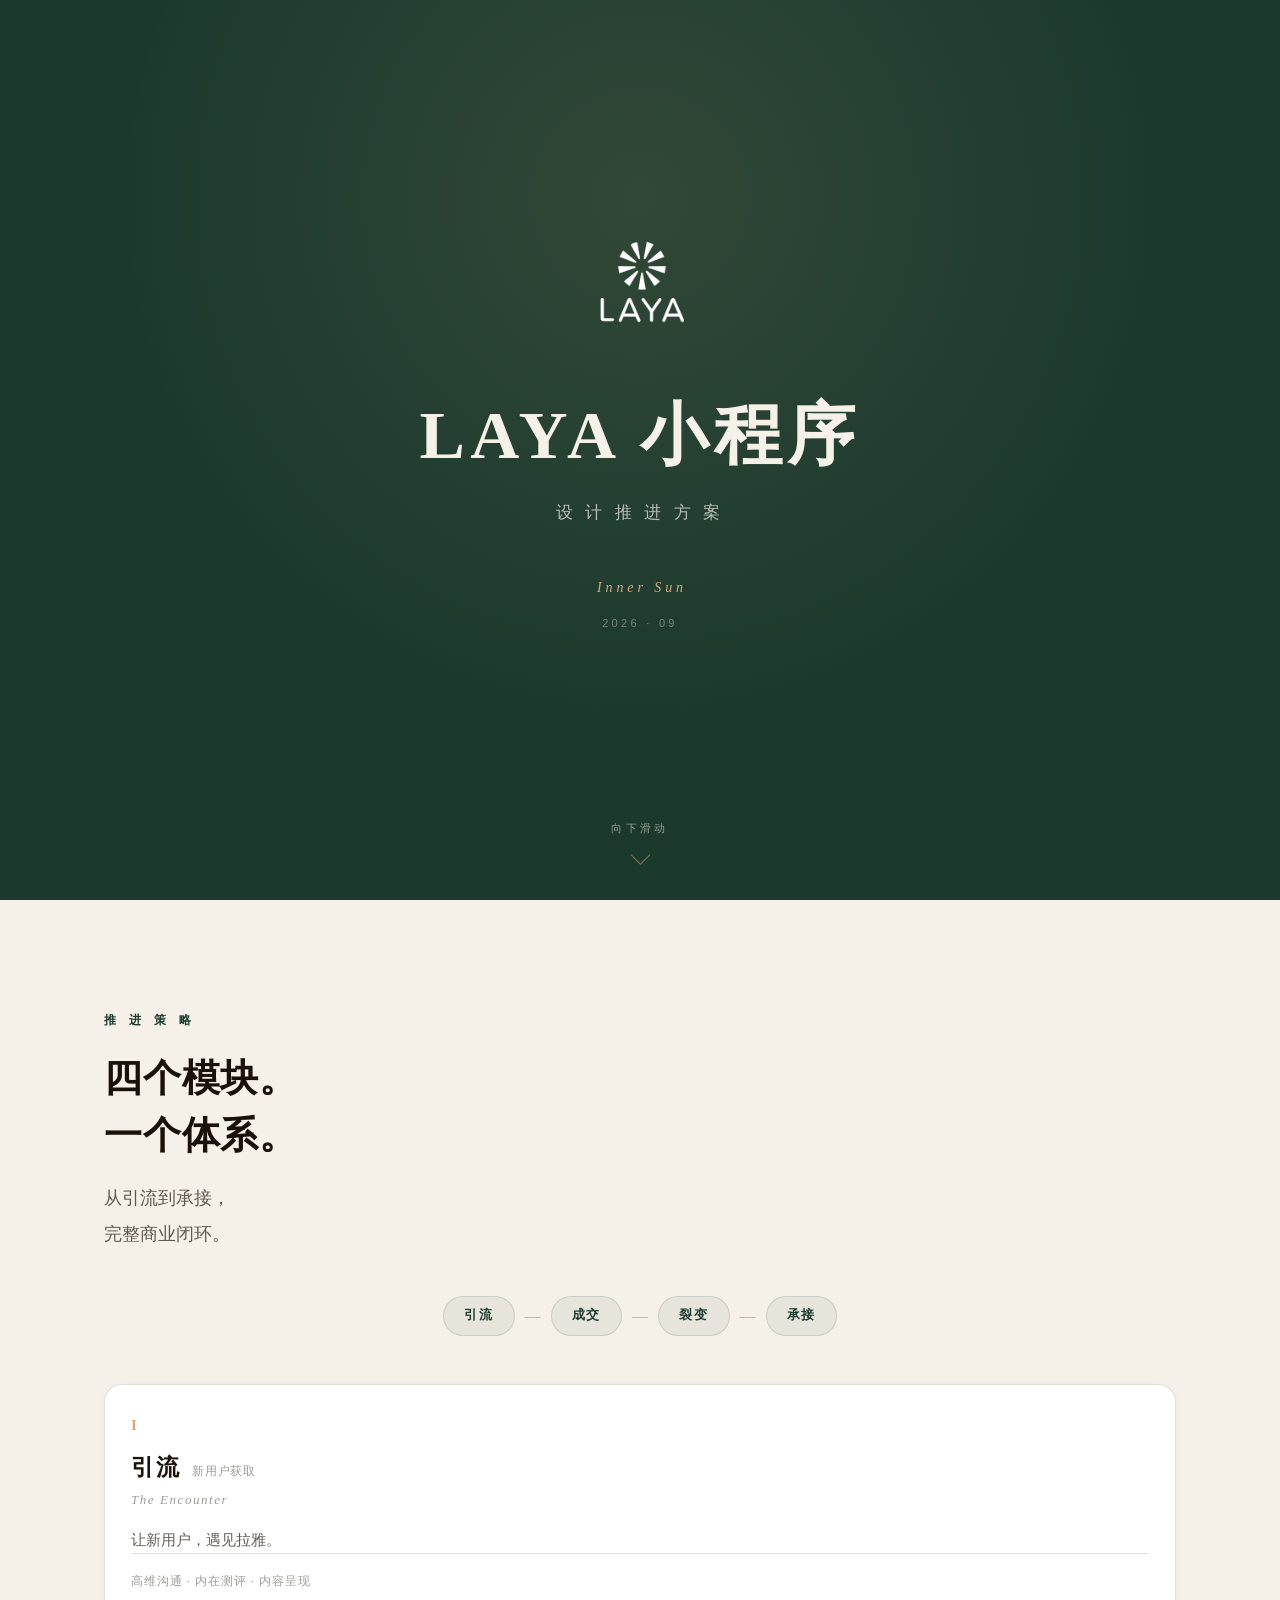
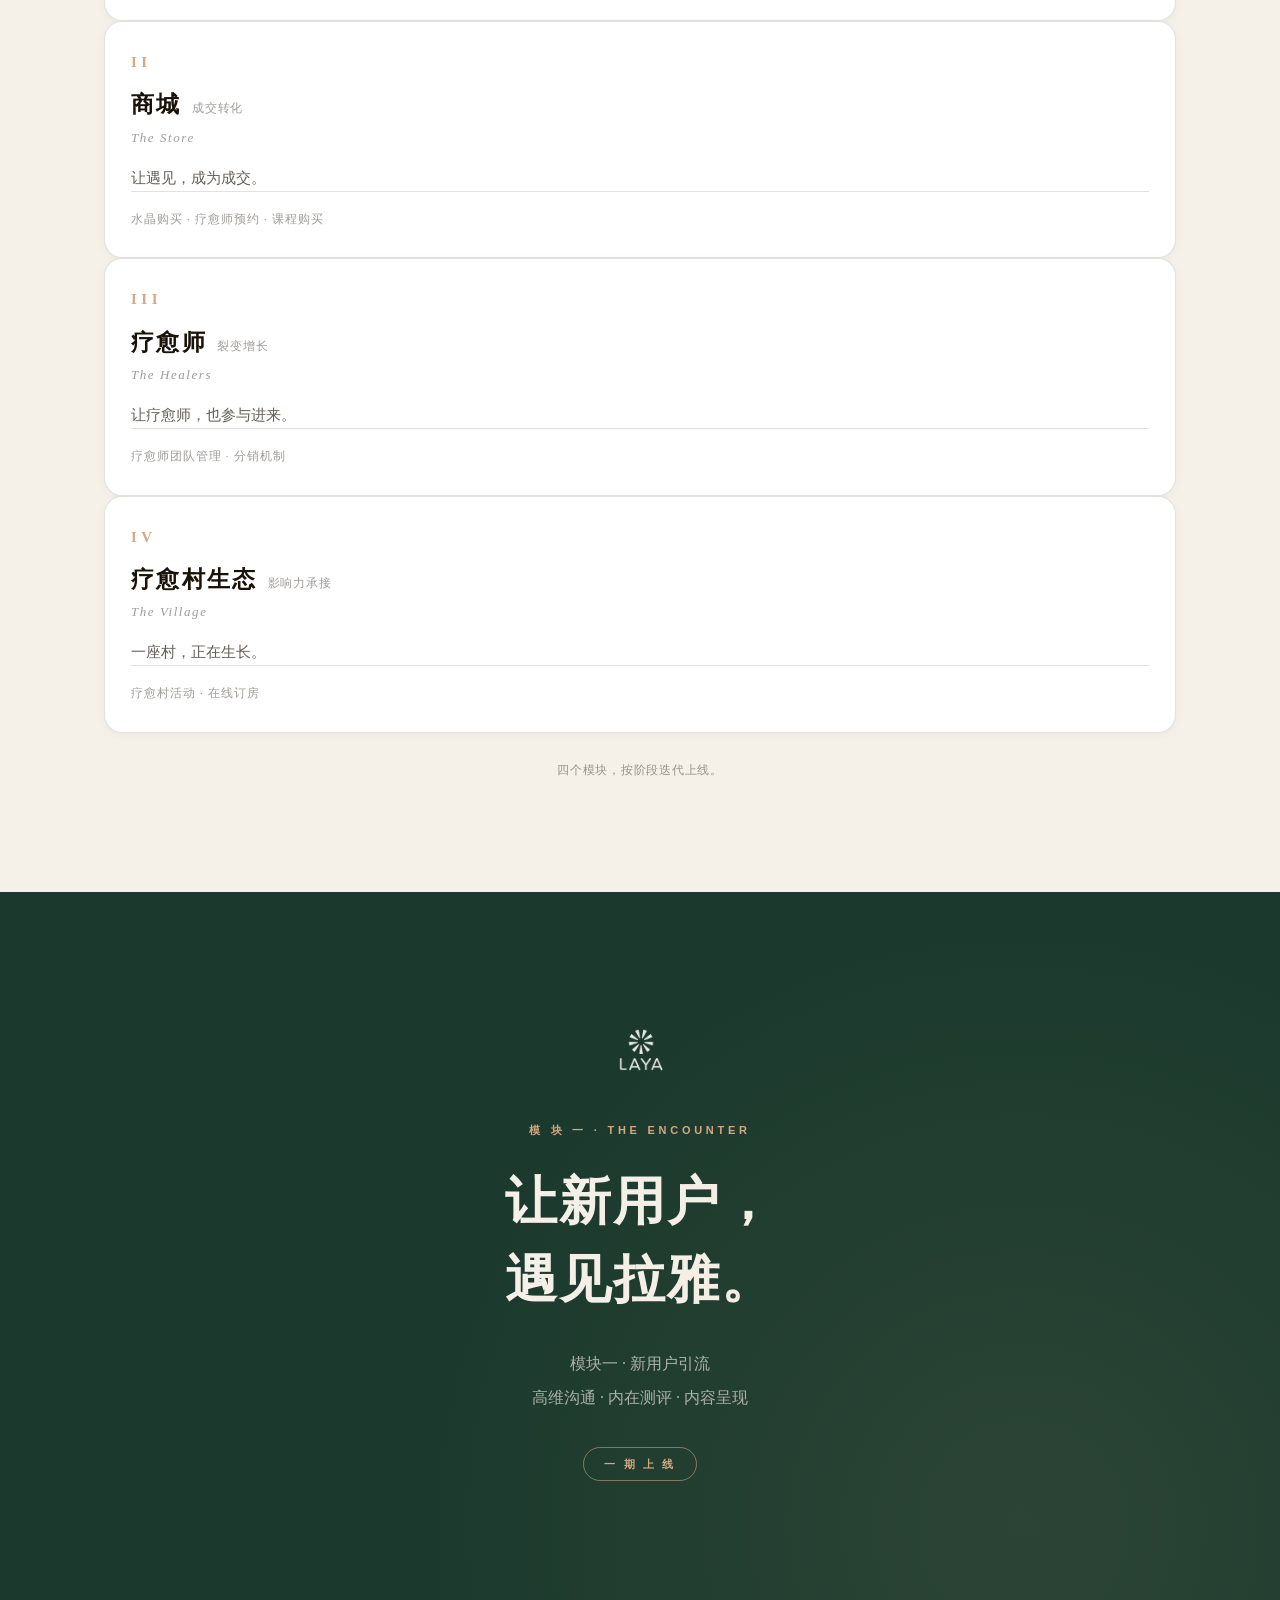
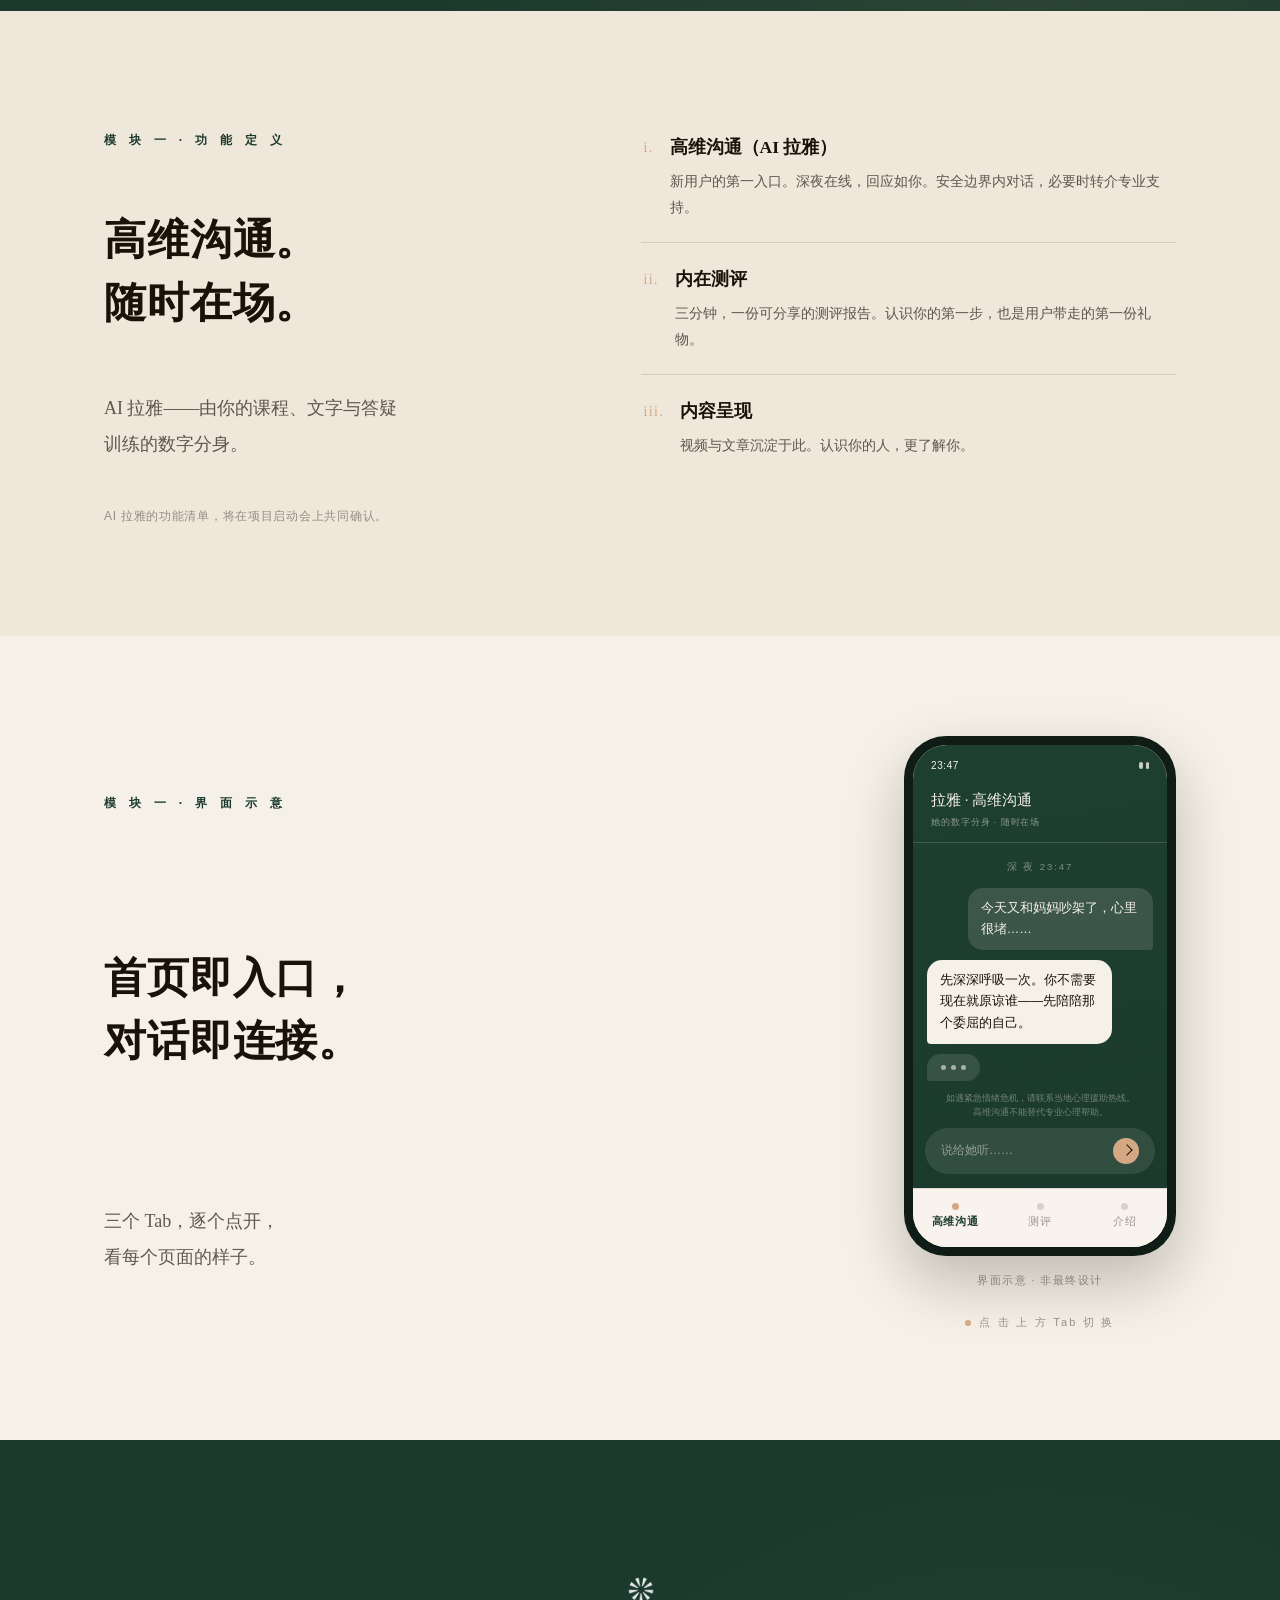
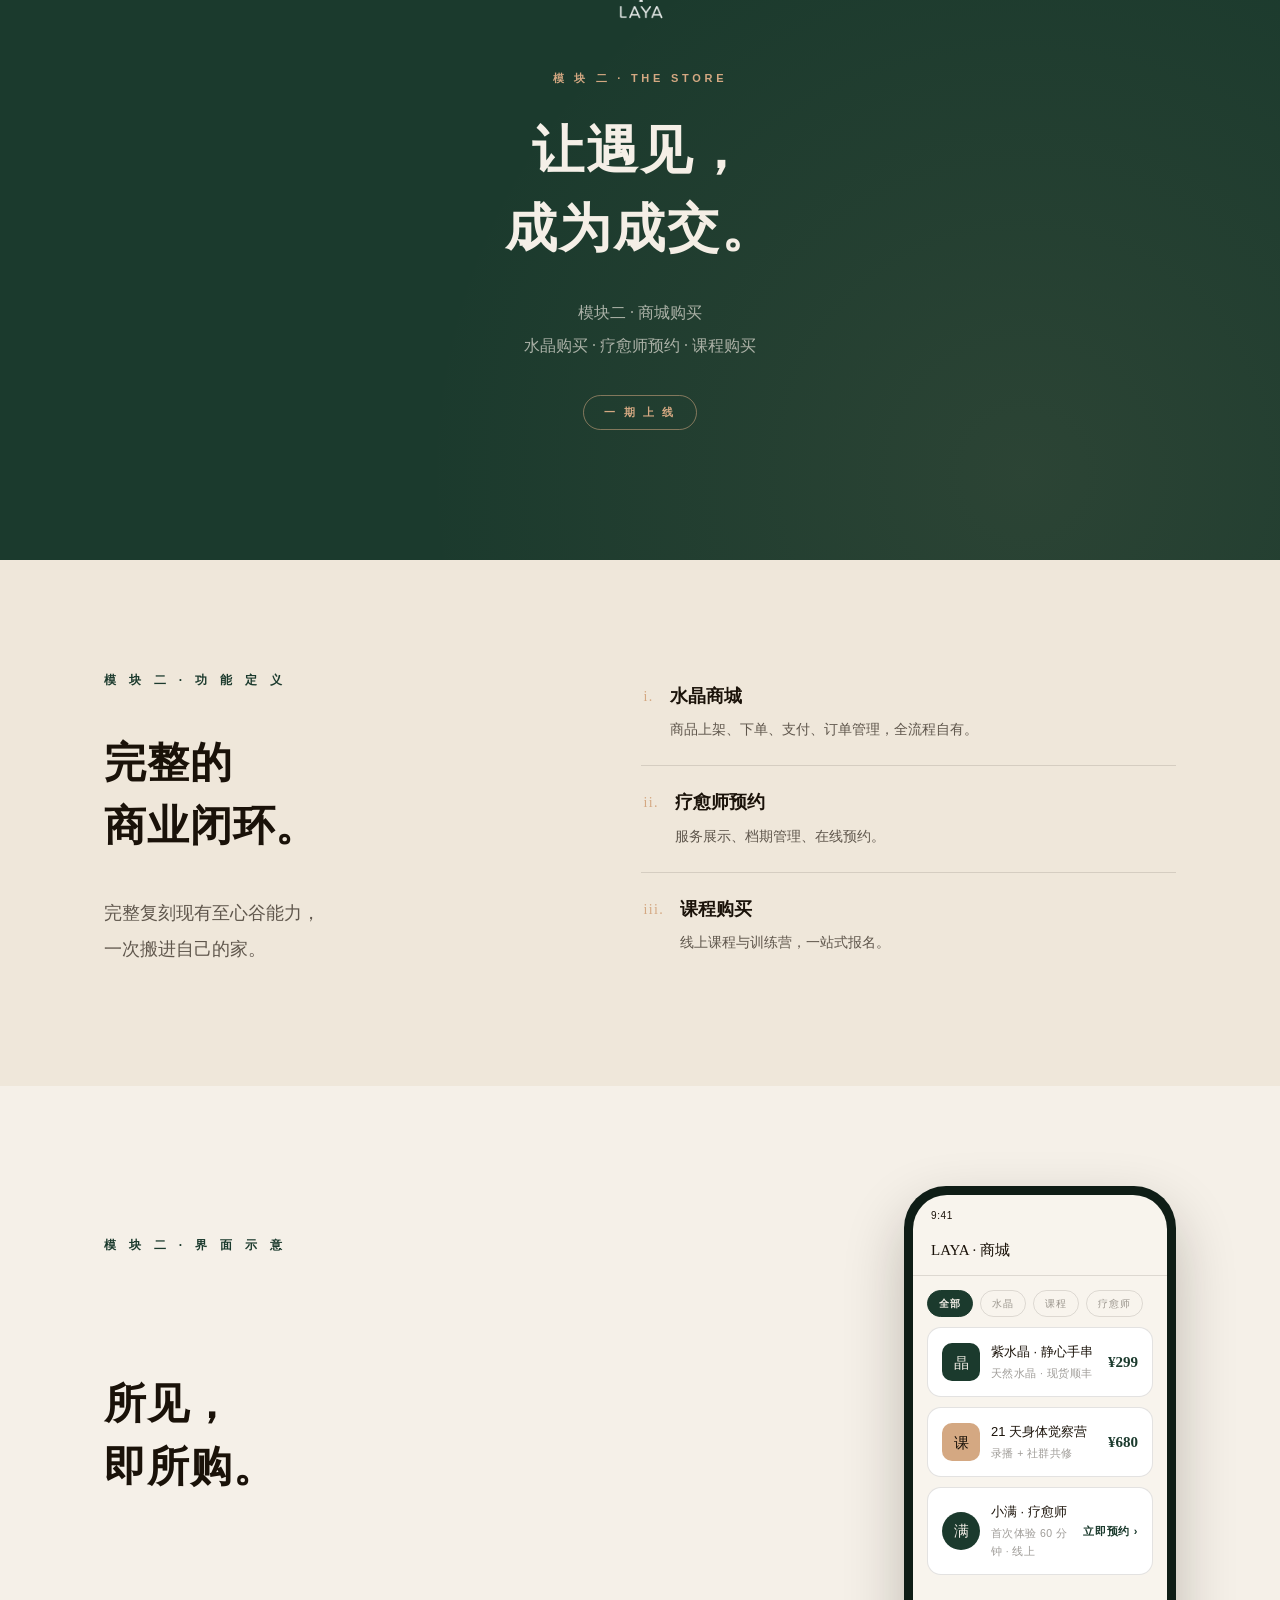
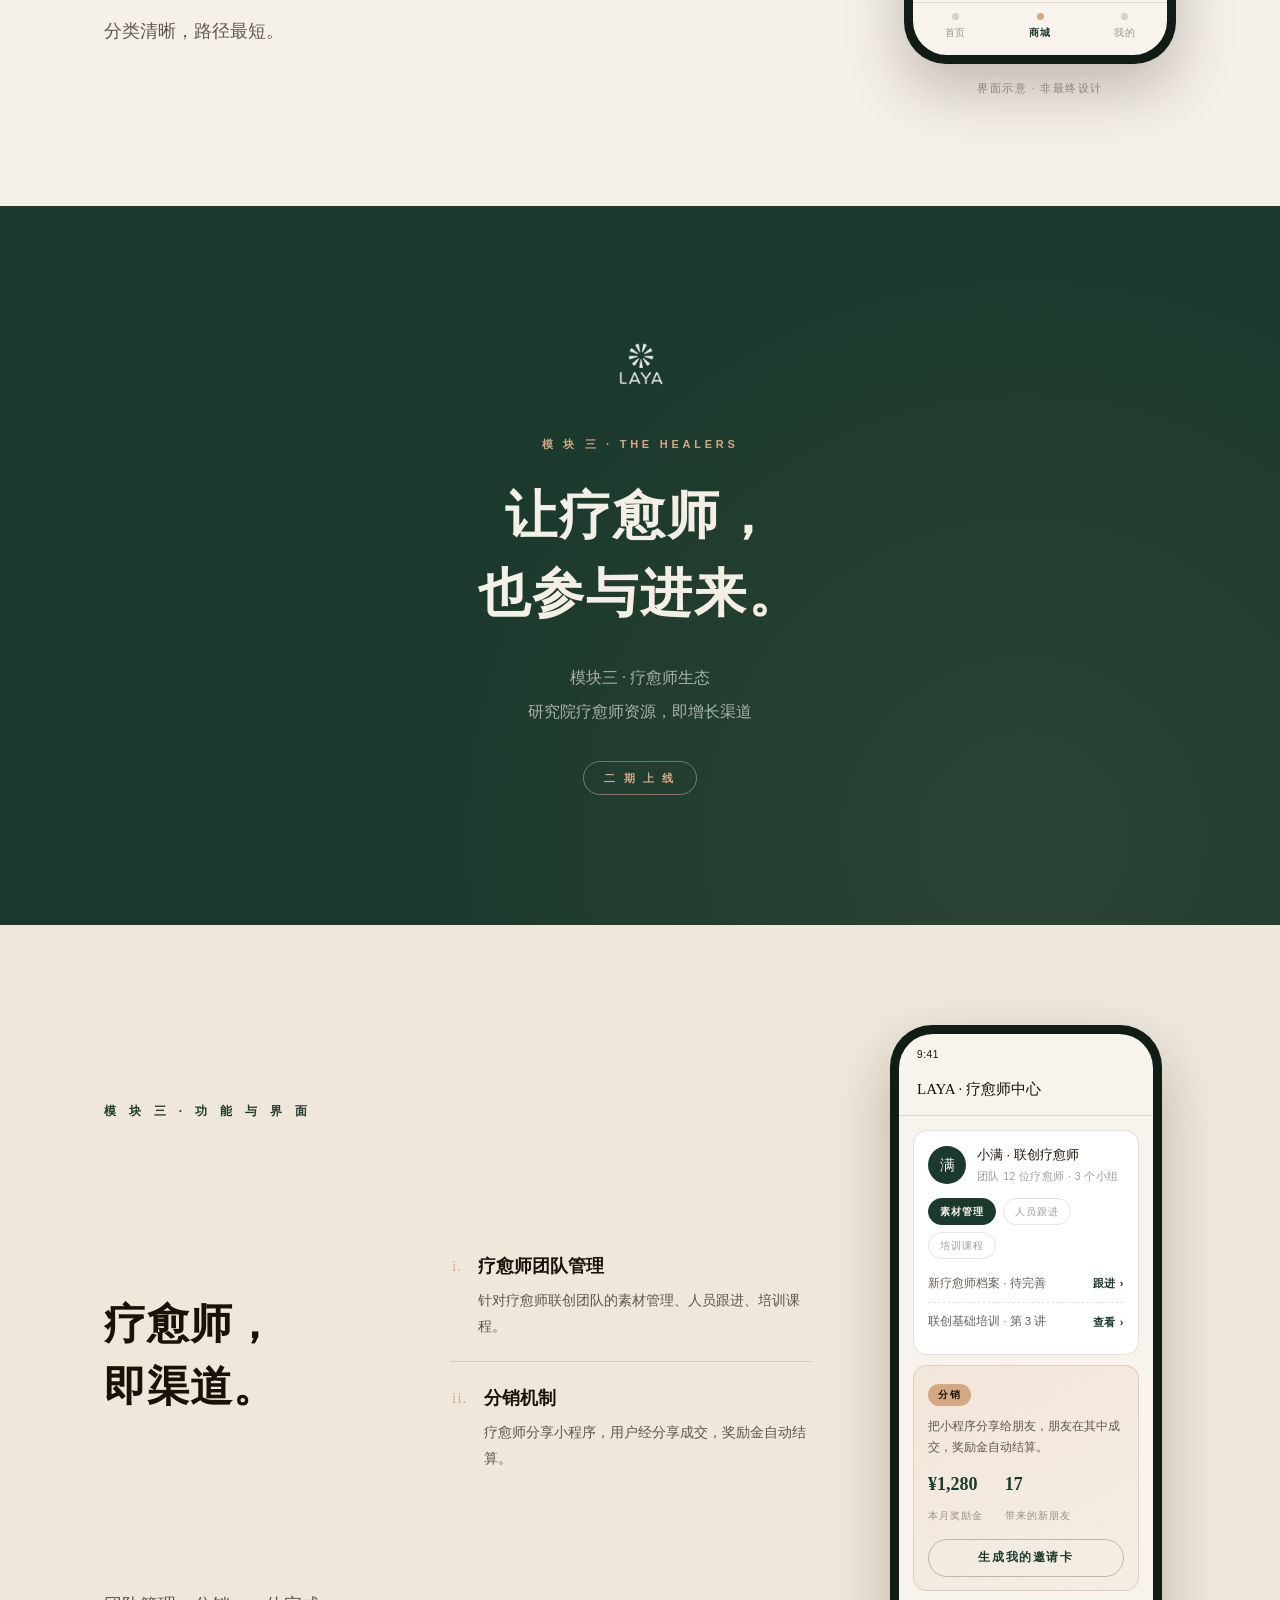
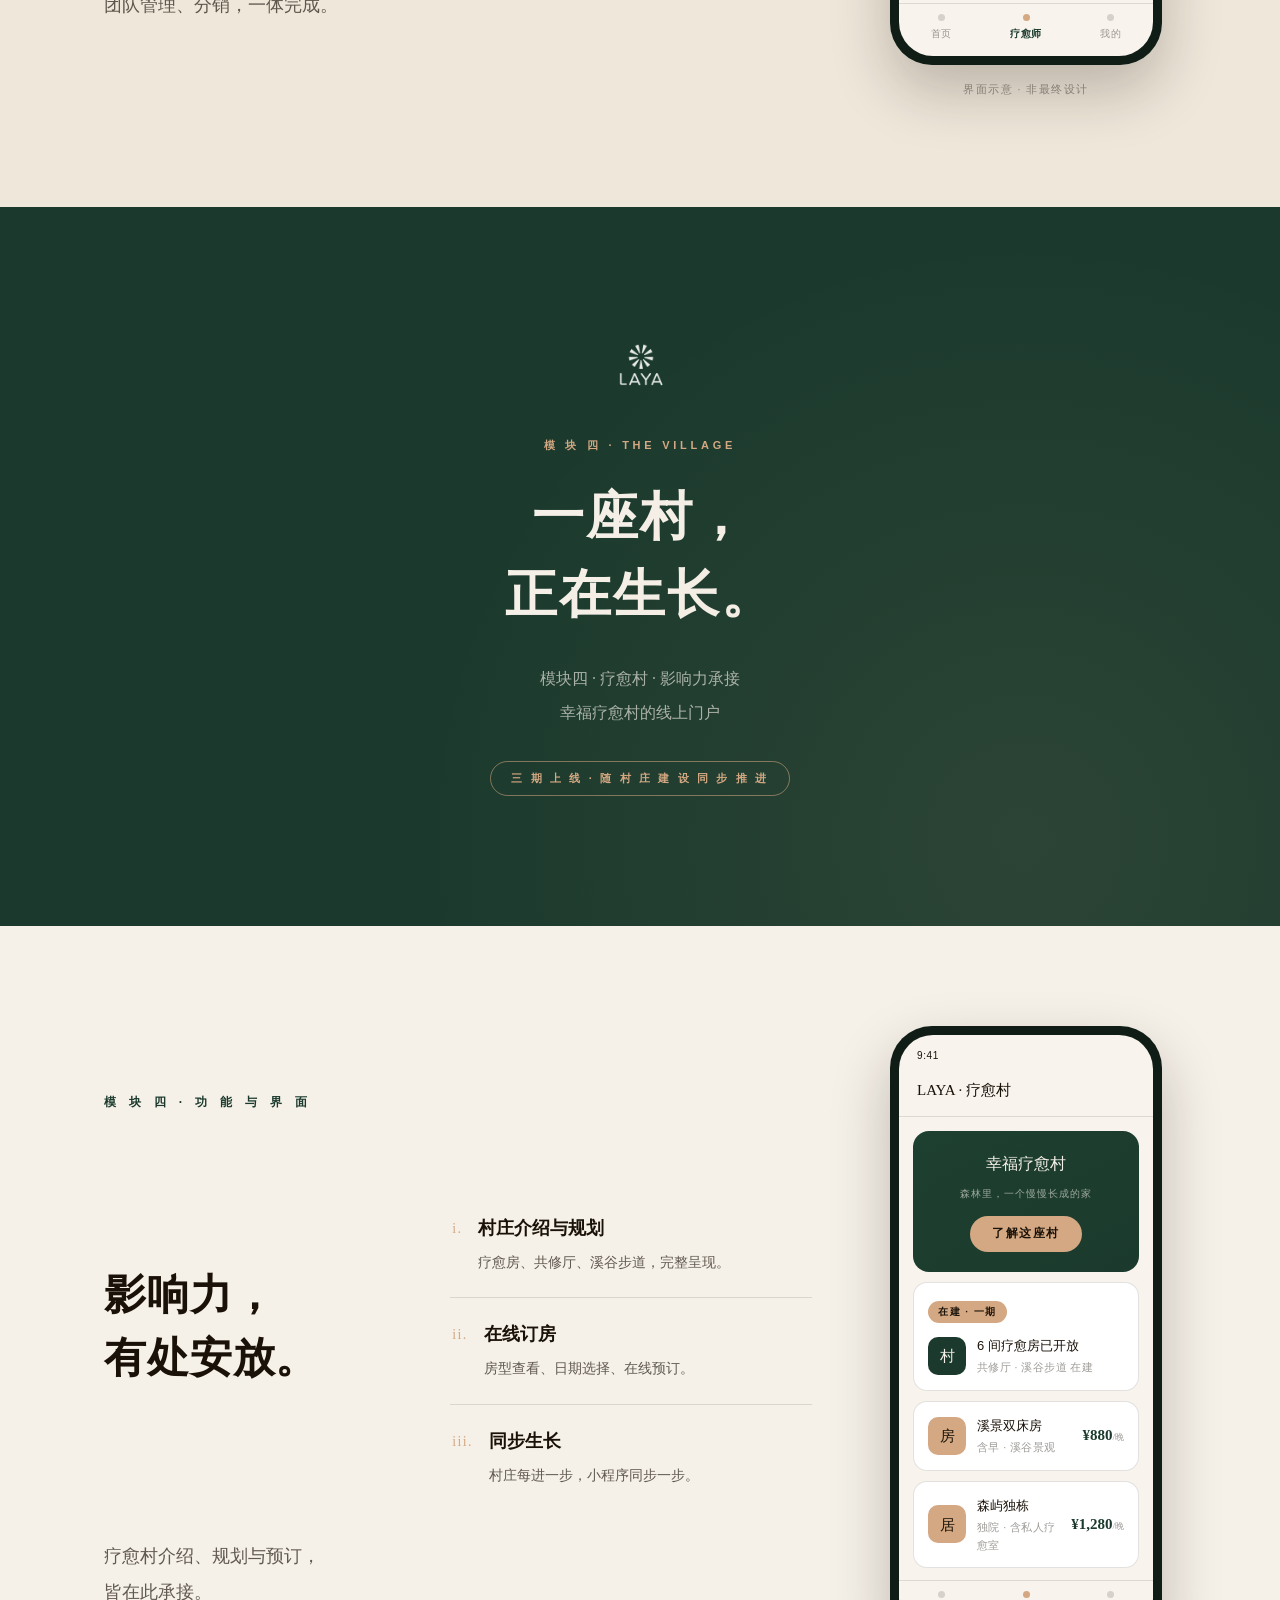
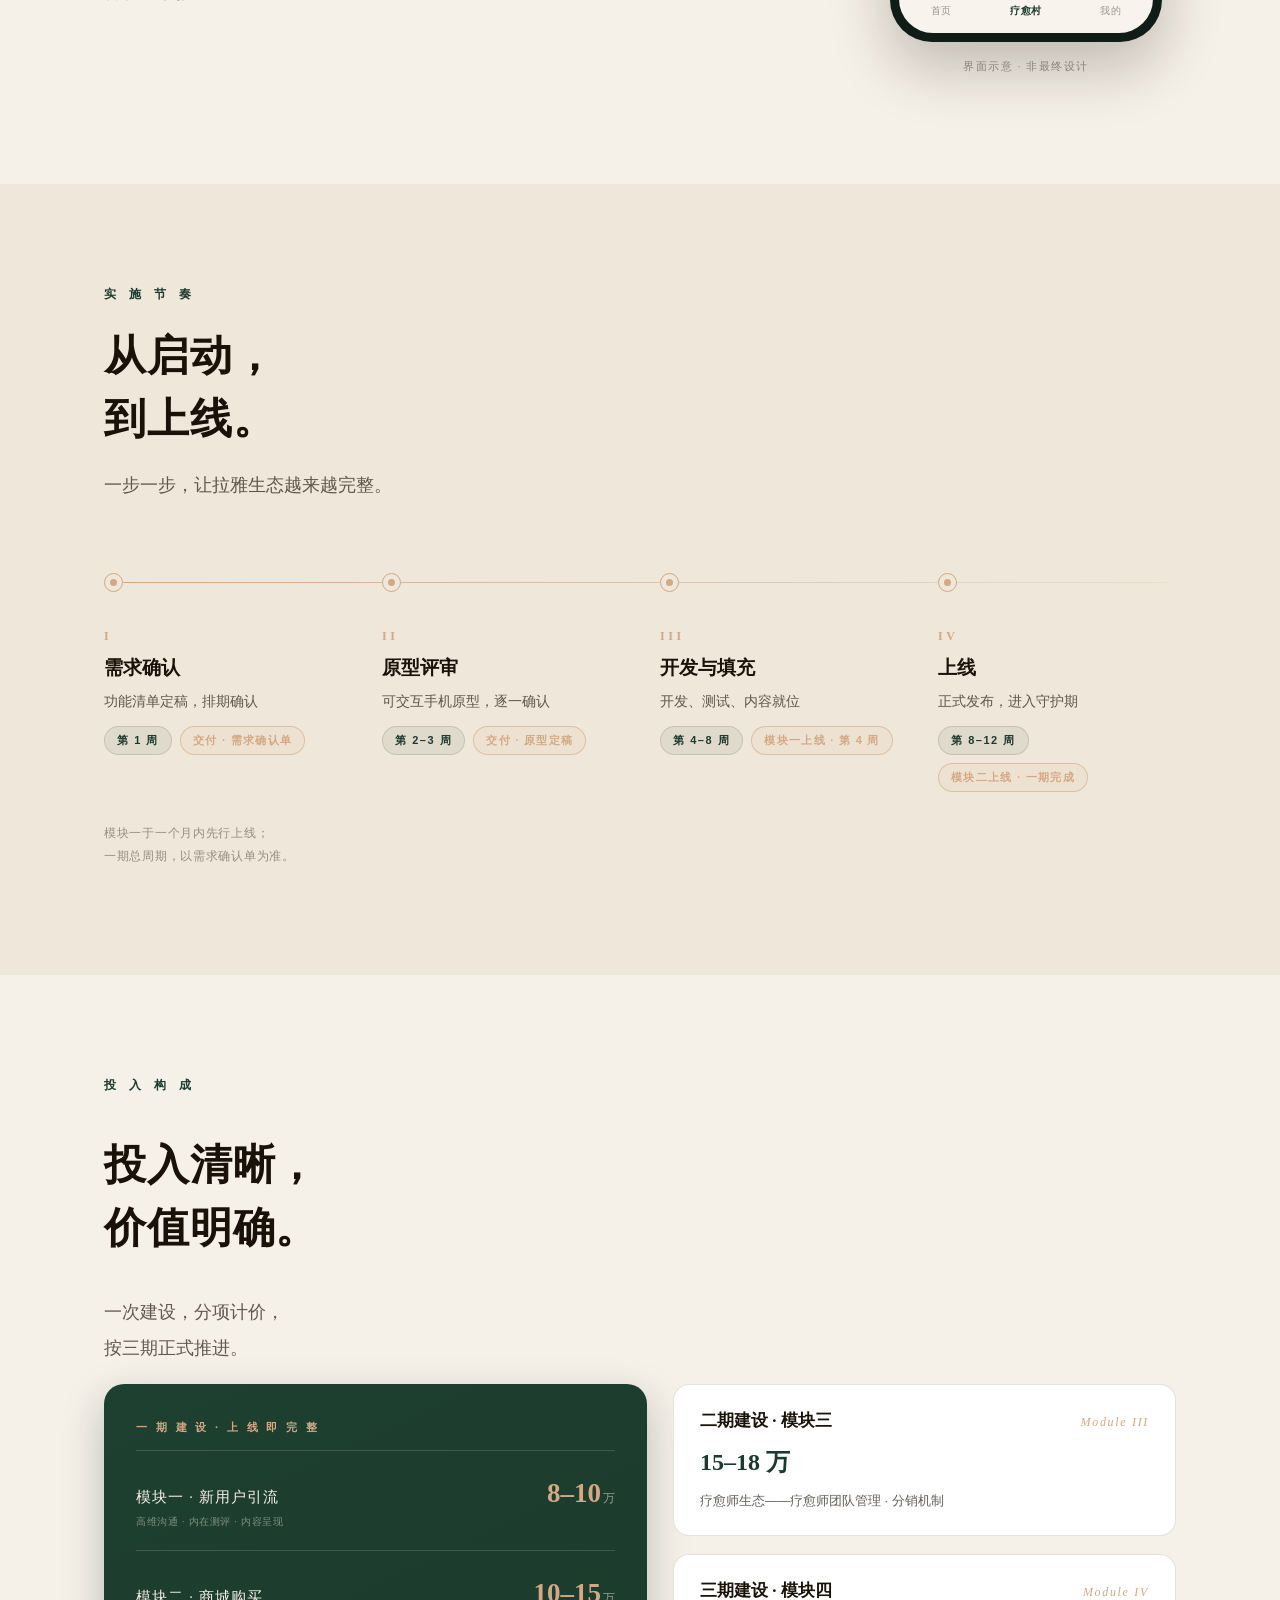
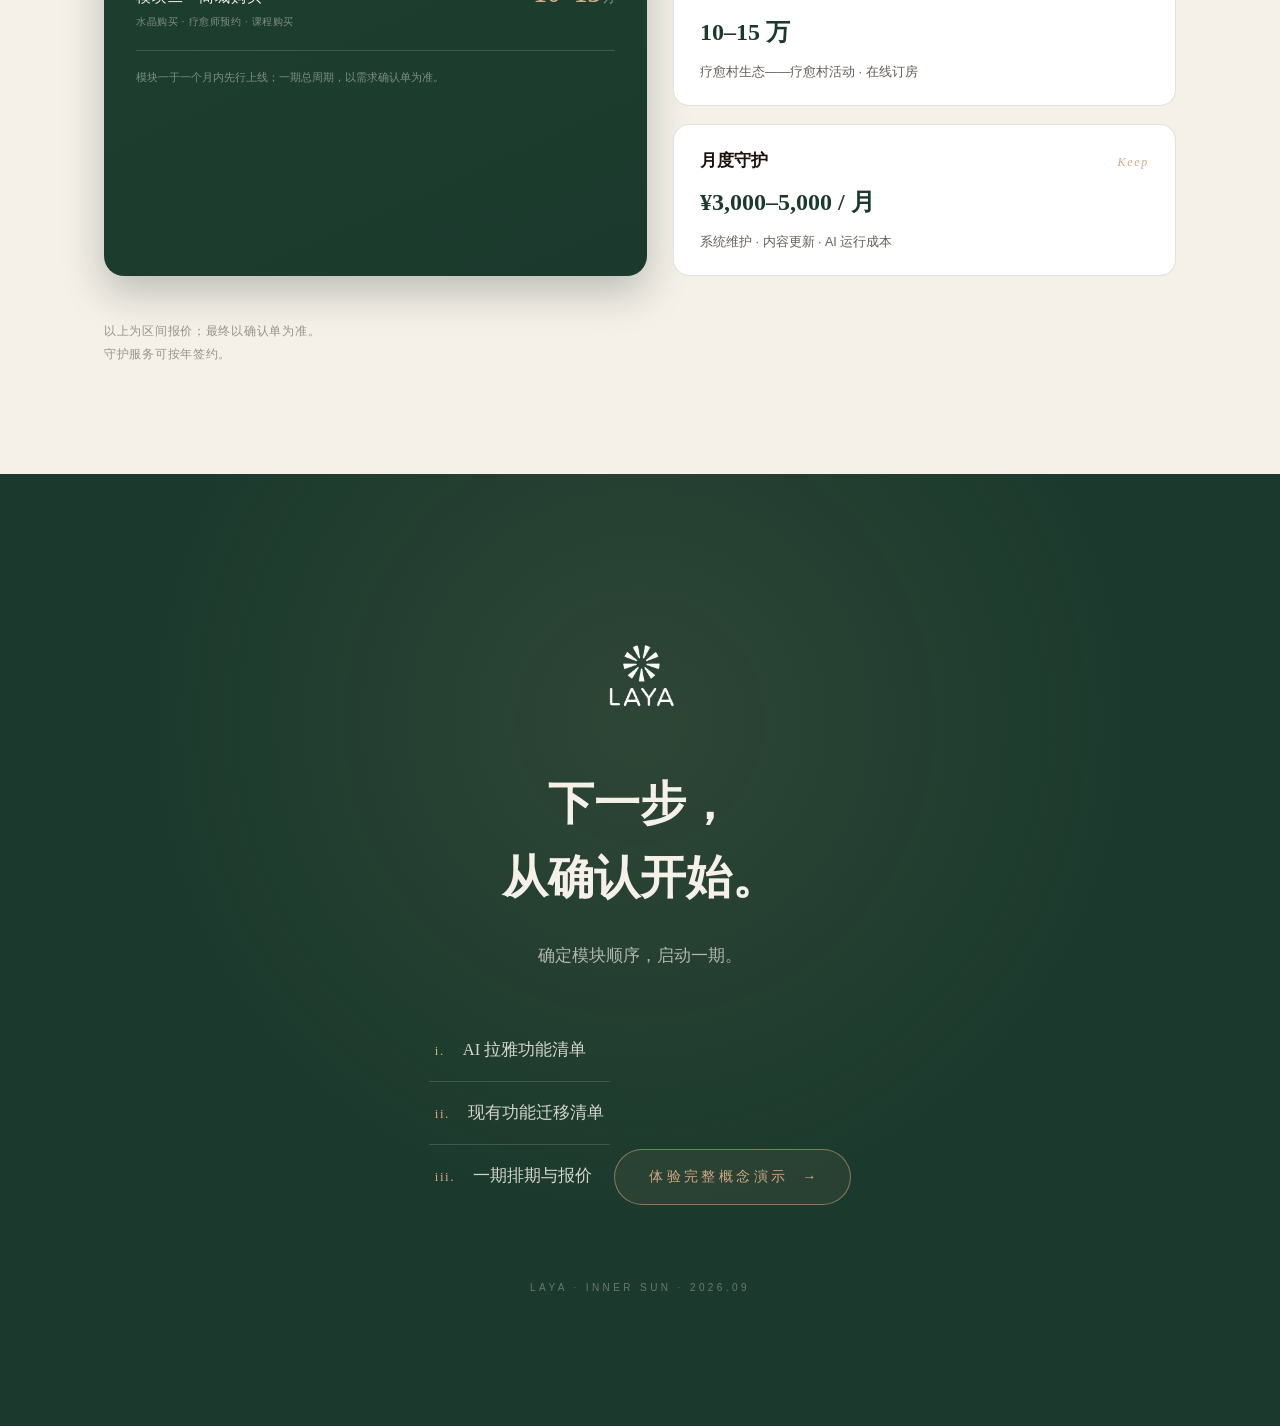
<file: index-desktop.html>
<!DOCTYPE html>
<html lang="zh-CN">
<head>
<meta charset="utf-8">
<meta name="viewport" content="width=device-width,initial-scale=1,viewport-fit=cover">
<title>LAYA 小程序 · 设计推进方案</title>
<style>
:root{
  --green:#1B3A2D;
  --green-2:#234838;
  --green-3:#15291F;
  --gold:#D4A882;
  --gold-soft:rgba(212,168,130,.55);
  --ivory:#F5F0E8;
  --ivory-2:#EFE7DA;
  --card:#FFFFFF;
  --ink:#1A1209;
  --t2:rgba(26,18,9,.68);
  --t3:rgba(26,18,9,.42);
  --line:rgba(26,18,9,.12);
  --line-iv:rgba(245,240,232,.16);
  --serif:'Noto Serif SC','Source Han Serif SC','Songti SC','STSong','SimSun',serif;
  --sans:-apple-system,BlinkMacSystemFont,'PingFang SC','HarmonyOS Sans SC','Microsoft YaHei',sans-serif;
  --latin:'Cormorant Garamond',Georgia,'Times New Roman',serif;
}
*{margin:0;padding:0;box-sizing:border-box;-webkit-tap-highlight-color:transparent}
html{scroll-behavior:smooth}
body{background:var(--green-3);font-family:var(--sans);color:var(--ink);line-height:1.7;-webkit-font-smoothing:antialiased}
.page{max-width:1280px;margin:0 auto;background:var(--ivory);overflow-x:hidden;min-height:100vh}
img{display:block;max-width:100%}

#bar{position:fixed;top:0;left:0;height:3px;width:0;background:linear-gradient(90deg,var(--gold),#E8C9A8);z-index:99;transition:width .1s linear}

.sec{padding:100px 104px 108px;position:relative}
.kicker{font-size:12px;letter-spacing:.4em;color:var(--green);font-weight:600;margin-bottom:20px}
h2.big{font-family:var(--serif);font-size:42px;font-weight:600;line-height:1.5;letter-spacing:.02em;margin-bottom:16px}
.lede{font-family:var(--serif);font-size:18px;line-height:2;color:var(--t2)}
.latin{font-family:var(--latin);font-style:italic;color:var(--gold);letter-spacing:.28em;font-size:14px}
.footnote{font-size:12px;color:var(--t3);letter-spacing:.06em;line-height:1.9}

/* ===== 封面 ===== */
.cover{min-height:100vh;display:flex;flex-direction:column;align-items:center;justify-content:center;text-align:center;position:relative;
  background:radial-gradient(circle at 50% 22%,rgba(212,168,130,.12),transparent 55%),var(--green);
  padding:100px 40px 140px}
.cover .logo{width:110px;margin-bottom:44px}
.cover h1{font-family:var(--serif);font-size:68px;font-weight:600;color:var(--ivory);letter-spacing:.08em;line-height:1.3}
.cover .sub{font-family:var(--serif);font-size:17px;color:rgba(245,240,232,.72);letter-spacing:.24em;margin-top:20px}
.cover .latin{margin-top:48px;padding-left:.28em}
.cover .date{font-size:11px;letter-spacing:.3em;color:rgba(245,240,232,.4);margin-top:14px}
.scroll-cue{position:absolute;bottom:38px;left:50%;transform:translateX(-50%);display:flex;flex-direction:column;align-items:center;gap:10px;color:rgba(245,240,232,.55);font-size:11px;letter-spacing:.3em}
.scroll-cue .chev{width:14px;height:14px;border-right:1.5px solid var(--gold-soft);border-bottom:1.5px solid var(--gold-soft);transform:rotate(45deg);animation:cue 1.6s ease-in-out infinite}
@keyframes cue{0%,100%{opacity:.35;transform:rotate(45deg) translate(0,0)}50%{opacity:1;transform:rotate(45deg) translate(4px,4px)}}

/* ===== 推进策略 · 四模块总览（四卡横排） ===== */
.overview{display:grid;grid-template-columns:repeat(4,1fr);column-gap:18px;padding-top:110px;padding-bottom:110px}
.overview>*{grid-column:1/-1}
.overview h2{font-size:38px}
.overview .lede{margin-top:0}
.flow{display:flex;align-items:center;justify-content:center;gap:10px;margin:44px 0 48px;flex-wrap:wrap}
.flow .fchip{font-size:12.5px;font-weight:700;letter-spacing:.14em;color:var(--green);background:rgba(27,58,45,.06);border:1px solid rgba(27,58,45,.14);padding:8px 20px;border-radius:999px}
.flow .farr{color:rgba(26,18,9,.3);font-family:var(--latin);font-size:16px}
.mod-card{background:var(--card);border:1px solid var(--line);border-radius:18px;padding:28px 26px;margin-bottom:0;position:relative;box-shadow:0 2px 10px rgba(26,18,9,.04);display:flex;flex-direction:column}
.mod-card .no{font-family:var(--latin);font-size:15px;letter-spacing:.3em;color:var(--gold);font-weight:600}
.mod-card .name{font-family:var(--serif);font-size:23px;font-weight:600;margin:10px 0 2px;letter-spacing:.1em;display:flex;align-items:baseline;gap:10px;flex-wrap:wrap}
.mod-card .name em{font-style:normal;font-size:12px;font-weight:400;color:var(--t3);letter-spacing:.08em}
.mod-card .lt{font-family:var(--latin);font-style:italic;font-size:13px;color:var(--t3);letter-spacing:.12em}
.mod-card .promise{font-family:var(--serif);font-size:14.5px;color:var(--t2);margin-top:16px;line-height:1.8}
.mod-card .for{margin-top:auto;padding-top:18px;border-top:1px solid var(--line);font-size:11.5px;letter-spacing:.08em;color:var(--t3)}
.overview .footnote{margin-top:34px;text-align:center}

/* ===== 分隔页（模块章节 · 居中大字） ===== */
.divider{background:var(--green);min-height:64vh;padding:130px 90px;display:flex;flex-direction:column;align-items:center;justify-content:center;text-align:center;position:relative;overflow:hidden}
.divider::after{content:'';position:absolute;inset:0;background:radial-gradient(circle at 80% 88%,rgba(212,168,130,.09),transparent 50%);pointer-events:none}
.divider .logo{width:56px;margin-bottom:38px;opacity:.9}
.divider .eyebrow{font-size:11px;letter-spacing:.34em;color:var(--gold);font-weight:600;margin-bottom:24px}
.divider h2{font-family:var(--serif);font-size:52px;font-weight:600;line-height:1.5;color:var(--ivory);letter-spacing:.04em}
.divider .sub{font-family:var(--serif);font-size:16px;color:rgba(245,240,232,.66);margin-top:28px;line-height:2.1}
.divider .phase{display:inline-block;margin-top:32px;font-size:11px;letter-spacing:.24em;color:var(--gold);border:1px solid rgba(212,168,130,.55);padding:7px 20px;border-radius:999px;font-weight:600}

/* ===== 功能清单 ===== */
.offer-list{list-style:none}
.ol-no{font-family:var(--latin);font-size:14px;color:var(--gold);letter-spacing:.1em;padding-top:3px;flex-shrink:0}
.offer-list li{display:flex;gap:16px;padding:22px 2px;border-bottom:1px solid var(--line)}
.offer-list li:last-child{border-bottom:none}
.ol-name{font-family:var(--serif);font-size:17.5px;font-weight:600}
.ol-desc{font-size:13.5px;color:var(--t2);margin-top:6px;line-height:1.9}

/* ===== 手机 mockup ===== */
.phone{width:272px;margin:0 auto;background:#0F1D16;border-radius:42px;padding:9px;box-shadow:0 26px 60px rgba(26,18,9,.24)}
.screen{border-radius:34px;overflow:hidden;display:flex;flex-direction:column;min-height:460px;background:#F8F4ED;font-weight:300}
.screen--green{background:linear-gradient(170deg,#1E4030,#1B3A2D);color:var(--ivory)}
.screen--ivory{background:#F8F4ED;color:var(--ink)}
.ph-status{display:flex;justify-content:space-between;align-items:center;padding:12px 18px 6px;font-size:10px;letter-spacing:.06em}
.ph-capsule{display:inline-flex;gap:3px;align-items:center}
.ph-capsule i{width:3.5px;height:7px;border-radius:2px;display:block}
.ph-nav{padding:8px 18px 12px;font-family:var(--serif);font-size:15px;font-weight:500;border-bottom:1px solid var(--line-iv)}
.screen--ivory .ph-nav{border-bottom:1px solid var(--line);color:var(--ink)}
.ph-nav small{display:block;font-family:var(--sans);font-size:9px;font-weight:300;letter-spacing:.1em;margin-top:2px;color:rgba(245,240,232,.5)}
.ph-body{flex:1;padding:14px 14px 10px;display:flex;flex-direction:column;gap:10px}
.ph-timechip{align-self:center;font-size:9.5px;letter-spacing:.2em;color:rgba(245,240,232,.45);padding:2px 10px}
.bub{max-width:82%;padding:10px 13px;border-radius:15px;font-size:12.5px;line-height:1.7}
.bub--me{align-self:flex-end;background:rgba(245,240,232,.14);border-bottom-right-radius:4px;color:var(--ivory)}
.bub--ai{align-self:flex-start;background:var(--ivory);border-bottom-left-radius:4px;color:var(--ink)}
.typing{display:flex;gap:5px;align-self:flex-start;padding:11px 14px;background:rgba(245,240,232,.12);border-radius:15px;border-bottom-left-radius:4px}
.typing i{width:5px;height:5px;border-radius:50%;background:rgba(245,240,232,.6);animation:tp 1.2s infinite}
.typing i:nth-child(2){animation-delay:.2s}.typing i:nth-child(3){animation-delay:.4s}
@keyframes tp{0%,60%,100%{opacity:.25;transform:translateY(0)}30%{opacity:1;transform:translateY(-2px)}}
.ph-safety{font-size:8.5px;line-height:1.7;color:rgba(245,240,232,.4);text-align:center;margin:auto 0 8px;padding:0 14px}
.ph-input{display:flex;align-items:center;gap:10px;margin:0 12px 14px;padding:10px 16px;background:rgba(245,240,232,.1);border-radius:999px;font-size:12px;color:rgba(245,240,232,.5)}
.ph-input .send{width:26px;height:26px;border-radius:50%;background:var(--gold);flex-shrink:0;position:relative}
.ph-input .send::after{content:'';position:absolute;top:8px;left:10px;width:7px;height:7px;border-top:1.6px solid #1A1209;border-right:1.6px solid #1A1209;transform:rotate(45deg)}
.hero-card{background:linear-gradient(150deg,#1E4030,#1B3A2D);border-radius:16px;padding:20px 18px;color:var(--ivory);text-align:center}
.hero-card .ht{font-family:var(--serif);font-size:15.5px;font-weight:500;line-height:1.7}
.hero-card .hs{font-size:10px;color:rgba(245,240,232,.6);letter-spacing:.1em;margin:8px 0 14px}
.hero-card .hb{display:inline-block;font-size:11.5px;letter-spacing:.14em;background:var(--gold);color:var(--ink);font-weight:600;padding:8px 22px;border-radius:999px}
.ph-card{background:var(--card);border:1px solid var(--line);border-radius:14px;padding:13px 14px}
.ph-row{display:flex;align-items:center;gap:11px}
.ph-thumb{width:38px;height:38px;border-radius:10px;display:flex;align-items:center;justify-content:center;font-size:15px;font-weight:400;flex-shrink:0}
.ph-avatar{width:38px;height:38px;border-radius:50%;background:var(--green);color:var(--ivory);display:flex;align-items:center;justify-content:center;font-size:15px;flex-shrink:0}
.ph-name{font-size:13px;font-weight:400}
.ph-sub{font-size:10.5px;color:var(--t3);margin-top:2px;letter-spacing:.04em}
.ph-price{font-family:var(--latin);font-size:15px;font-weight:700;color:var(--green)}
.ph-link{font-size:11px;color:var(--green);font-weight:600;letter-spacing:.06em;flex-shrink:0}
.ph-tagpill{display:inline-block;font-size:9.5px;letter-spacing:.16em;color:var(--ink);background:var(--gold);padding:3px 10px;border-radius:999px;font-weight:600}
.ph-tabbar{display:flex;border-top:1px solid var(--line);padding:10px 0 14px;margin-top:2px}
.ph-tab{flex:1;text-align:center;font-size:10px;color:var(--t3);display:flex;flex-direction:column;align-items:center;gap:4px;letter-spacing:.08em}
.ph-tab .dot-t{width:7px;height:7px;border-radius:50%;background:rgba(26,18,9,.15)}
.ph-tab.is-active{color:var(--green);font-weight:700}
.ph-tab.is-active .dot-t{background:var(--gold)}
.phone-note{text-align:center;font-size:10.5px;color:var(--t3);letter-spacing:.14em;margin-top:16px}
.cat-chips{display:flex;gap:7px;flex-wrap:wrap}
.cat-chips span{font-size:10px;letter-spacing:.1em;padding:4px 11px;border-radius:999px;border:1px solid var(--line);color:var(--t3)}
.cat-chips span.on{background:var(--green);color:var(--ivory);border-color:var(--green);font-weight:600}
.slot{display:flex;justify-content:space-between;align-items:center;font-size:11.5px;color:var(--t2);padding:9px 0;border-bottom:1px dashed var(--line)}
.share-card{background:linear-gradient(150deg,rgba(212,168,130,.18),rgba(212,168,130,.08));border:1px solid rgba(212,168,130,.45);border-radius:14px;padding:13px 14px}
.share-card .sc-t{font-size:11.5px;color:var(--t2);line-height:1.8;margin-top:10px}
.share-stats{display:flex;gap:22px;margin-top:12px}
.share-stats b{font-family:var(--latin);font-size:18px;color:var(--green);display:block}
.share-stats span{font-size:9.5px;color:var(--t3);letter-spacing:.1em}
.share-btn{margin-top:12px;text-align:center;font-size:11.5px;font-weight:700;letter-spacing:.14em;color:var(--green);border:1px solid rgba(27,58,45,.28);border-radius:999px;padding:8px}
.phones{display:flex;flex-direction:column;align-items:center;gap:0}

/* ===== 交互 Tab（模块一 · 三个界面） ===== */
.ph-pane{display:none;flex:1;flex-direction:column;min-height:0}
.ph-pane.is-on{display:flex}
.pane--green{background:linear-gradient(170deg,#1E4030,#1B3A2D);color:var(--ivory)}
.pane--ivory{background:#F8F4ED;color:var(--ink)}
.pane--ivory .ph-status{color:var(--ink)}
.pane--ivory .ph-capsule i{background:var(--ink)}
.pane--ivory .ph-nav{color:var(--ink);border-bottom:1px solid var(--line)}
.ph-tabbar3{display:flex;border-top:1px solid var(--line);padding:8px 0 12px;background:#F8F4ED}
.ptab{flex:1;background:none;border:none;font-family:var(--sans);font-size:11px;letter-spacing:.08em;color:var(--t3);padding:6px 0;display:flex;flex-direction:column;align-items:center;gap:4px;cursor:pointer;font-weight:300}
.ptab .dot-t{width:7px;height:7px;border-radius:50%;background:rgba(26,18,9,.15)}
.ptab.is-active{color:var(--green);font-weight:600}
.ptab.is-active .dot-t{background:var(--gold)}
.tab-hint{display:flex;align-items:center;justify-content:center;gap:8px;margin-top:24px;font-size:11px;letter-spacing:.2em;color:var(--t3)}
.tab-hint .tdot{width:6px;height:6px;border-radius:50%;background:var(--gold);animation:pulse 1.8s ease-in-out infinite}
@keyframes pulse{0%,100%{opacity:.3}50%{opacity:1}}

/* ===== 横版分栏：功能定义页（左文案 · 右清单） ===== */
.sec:has(.offer-list):not(:has(.phones)){
  display:grid;grid-template-columns:minmax(0,.9fr) minmax(0,1.1fr);column-gap:100px;align-items:center
}
.sec:has(.offer-list):not(:has(.phones))>.offer-list{grid-column:2;grid-row:1/span 3;margin-top:0}
.sec:has(.offer-list):not(:has(.phones))>.footnote{grid-column:1/-1;align-self:end}

/* ===== 横版分栏：界面示意页（左文案 · 右手机） ===== */
.sec:has(.phones):not(:has(.offer-list)){
  display:grid;grid-template-columns:minmax(0,1fr) auto;column-gap:110px;align-items:center
}
.sec:has(.phones):not(:has(.offer-list))>.phones{grid-column:2;grid-row:1/span 3;margin-top:0!important}

/* ===== 横版三栏：功能与界面合体页（文案 · 清单 · 手机） ===== */
.sec:has(.offer-list):has(.phones){
  display:grid;grid-template-columns:minmax(0,.78fr) minmax(0,1fr) 300px;column-gap:64px;align-items:center
}
.sec:has(.offer-list):has(.phones)>.offer-list{grid-column:2;grid-row:1/span 3;margin-top:0}
.sec:has(.offer-list):has(.phones)>.phones{grid-column:3;grid-row:1/span 3;margin-top:0!important}
.sec>h2.big,.sec>.lede{grid-column:1}
.sec>.kicker{grid-column:1}

/* ===== 投入构成（标题通栏 · 左价格卡 · 右分项） ===== */
.sec:has(.price-card){
  display:grid;grid-template-columns:1.08fr 1fr;column-gap:26px;row-gap:18px;align-items:stretch
}
.sec:has(.price-card)>.kicker,
.sec:has(.price-card)>h2.big,
.sec:has(.price-card)>.lede,
.sec:has(.price-card)>.footnote{grid-column:1/-1}
.sec:has(.price-card)>.price-card{grid-column:1;grid-row:span 3;margin-top:0}
.sec:has(.price-card)>.money-row{margin-top:0}
.price-card{background:linear-gradient(155deg,#1E4030,#1B3A2D);border-radius:20px;padding:34px 32px;color:var(--ivory);box-shadow:0 16px 40px rgba(27,58,45,.28);display:flex;flex-direction:column}
.pc-label{font-size:11px;letter-spacing:.26em;color:var(--gold);font-weight:600}
.pc-rows{margin-top:14px;border-top:1px solid var(--line-iv)}
.pc-row{display:flex;justify-content:space-between;align-items:baseline;gap:12px;padding:20px 0;border-bottom:1px solid var(--line-iv)}
.pc-row .k{font-size:14.5px;letter-spacing:.08em;font-family:var(--serif)}
.pc-row .k small{display:block;font-family:var(--sans);font-size:10px;color:rgba(245,240,232,.45);margin-top:3px;letter-spacing:.06em}
.pc-row .v{font-family:var(--latin);font-size:27px;font-weight:700;color:var(--gold);white-space:nowrap}
.pc-row .v small{font-size:12px;font-weight:400;color:rgba(245,240,232,.55);margin-left:2px}
.pc-foot{font-size:11px;color:rgba(245,240,232,.45);line-height:1.9;margin-top:16px}
.money-row{background:var(--card);border:1px solid var(--line);border-radius:16px;padding:22px 26px}
.money-row .mn{display:flex;align-items:baseline;justify-content:space-between;gap:10px}
.money-row .mn b{font-family:var(--serif);font-size:17px;font-weight:600}
.money-row .mn small{font-family:var(--latin);font-style:italic;font-size:12px;color:var(--gold);letter-spacing:.14em}
.money-row .mv{font-family:var(--latin);font-size:24px;font-weight:700;color:var(--green);margin-top:6px}
.money-row p{font-size:12.5px;color:var(--t2);margin-top:8px;line-height:1.8}

/* ===== 实施节奏（横向时间线） ===== */
.path{margin-top:70px;position:relative;display:grid;grid-template-columns:repeat(4,1fr);column-gap:40px}
.path::before{content:'';position:absolute;left:9px;right:9px;top:9px;height:1.5px;width:auto;background:linear-gradient(90deg,var(--gold),rgba(212,168,130,.15))}
.pstep{position:relative;padding-top:48px}
.pstep .dot{position:absolute;left:0;top:0;width:19px;height:19px;border-radius:50%;background:var(--ivory-2);border:1.5px solid var(--gold);display:flex;align-items:center;justify-content:center}
.pstep .dot::after{content:'';width:7px;height:7px;border-radius:50%;background:var(--gold)}
.pstep .no{font-family:var(--latin);font-size:12px;letter-spacing:.3em;color:var(--gold);font-weight:700}
.pstep h4{font-family:var(--serif);font-size:19px;font-weight:600;margin:4px 0 6px}
.pstep p{font-size:13.5px;color:var(--t2);line-height:1.8}
.pstep .chips{display:flex;flex-wrap:wrap;gap:8px;margin-top:12px}
.pstep .when{font-size:11px;letter-spacing:.14em;color:var(--green);background:rgba(27,58,45,.07);border:1px solid rgba(27,58,45,.14);padding:4px 12px;border-radius:999px;font-weight:600}
.pstep .deliver{font-size:11px;letter-spacing:.12em;color:var(--gold);border:1px solid rgba(212,168,130,.6);padding:4px 12px;border-radius:999px;font-weight:600;background:rgba(212,168,130,.08)}
.sec:has(.path)>.footnote{margin-top:44px}

.demo-cta{display:inline-flex;align-items:center;gap:14px;margin-top:48px;padding:15px 34px;border:1px solid rgba(212,168,130,.55);border-radius:999px;color:var(--gold);font-family:var(--serif);font-size:14px;letter-spacing:.24em;text-decoration:none;background:rgba(212,168,130,.07);transition:background .3s}
.demo-cta .arr{font-family:var(--latin);letter-spacing:0}
.demo-cta:hover{background:rgba(212,168,130,.16)}

/* ===== 结尾 ===== */
.closing{background:radial-gradient(circle at 50% 26%,rgba(212,168,130,.1),transparent 52%),var(--green);padding:160px 60px 130px;text-align:center}
.closing .logo{width:84px;margin:0 auto 42px}
.closing h2{font-family:var(--serif);font-size:46px;font-weight:600;color:var(--ivory);line-height:1.6}
.closing .sub{font-family:var(--serif);font-size:16.5px;color:rgba(245,240,232,.68);margin-top:24px;line-height:2.1}
.confirm-list{list-style:none;margin-top:46px;text-align:left;display:inline-block}
.confirm-list li{display:flex;gap:18px;align-items:baseline;padding:17px 6px;border-bottom:1px solid var(--line-iv);font-family:var(--serif);font-size:16.5px;color:rgba(245,240,232,.85)}
.confirm-list li:last-child{border-bottom:none}
.confirm-list .cno{font-family:var(--latin);font-size:13px;color:var(--gold);letter-spacing:.12em}
.closing .fin{font-size:10px;letter-spacing:.34em;color:rgba(245,240,232,.35);margin-top:72px}

/* ===== 入场动画 ===== */
.rv{opacity:0;transform:translateY(26px);transition:opacity .9s cubic-bezier(.4,0,.2,1),transform .9s cubic-bezier(.4,0,.2,1)}
.rv.in{opacity:1;transform:none}

/* ===== 窄屏回退（接近原竖版） ===== */
@media (max-width:980px){
  .page{max-width:560px}
  .sec{padding:64px 26px 72px}
  .kicker{font-size:11px;letter-spacing:.34em;margin-bottom:18px}
  h2.big{font-size:29px;margin-bottom:14px}
  .lede{font-size:17px}
  .cover{min-height:92vh;padding:80px 26px 110px}
  .cover .logo{width:96px;margin-bottom:36px}
  .cover h1{font-size:40px}
  .cover .sub{font-size:15px;letter-spacing:.2em;margin-top:16px}
  .overview{display:block;padding-top:84px;padding-bottom:84px}
  .overview h2{font-size:27px}
  .overview .lede{margin-top:26px}
  .flow{gap:8px;margin:36px 0 26px}
  .mod-card{margin-bottom:14px;padding:24px 22px}
  .mod-card .name{font-size:26px}
  .mod-card .promise{font-size:15px;margin-top:14px}
  .mod-card .for{margin-top:14px;padding-top:14px}
  .overview .footnote{margin-top:26px}
  .divider{display:flex;min-height:0;padding:88px 30px;text-align:left;align-items:flex-start}
  .divider h2{font-size:30px}
  .divider .sub{font-size:15.5px;margin-top:24px}
  .divider .phase{margin-top:26px}
  .offer-list{margin-top:26px}
  .offer-list li{padding:18px 2px}
  .ol-name{font-size:16.5px}
  .sec:has(.offer-list):not(:has(.phones)),
  .sec:has(.phones):not(:has(.offer-list)),
  .sec:has(.offer-list):has(.phones),
  .sec:has(.price-card){display:block}
  .sec:has(.phones)>.phones{margin-top:38px!important}
  .phones{gap:30px}
  .path{display:block;margin-top:38px}
  .path::before{left:17px;right:auto;top:10px;bottom:10px;width:1.5px;height:auto}
  .pstep{padding:0 0 34px 54px}
  .pstep .dot{left:8px;top:2px}
  .sec:has(.path)>.footnote{margin-top:30px}
  .price-card{margin-top:34px;padding:28px 24px}
  .pc-row{padding:15px 0}
  .money-row{margin-top:14px;padding:24px 22px}
  .closing{padding:100px 30px 90px}
  .closing h2{font-size:30px}
  .closing .sub{font-size:15.5px;margin-top:20px}
  .confirm-list{margin-top:40px}
  .confirm-list li{font-size:15.5px;padding:14px 4px}
  .demo-cta{margin-top:44px;font-size:13.5px;padding:14px 30px}
}
@media (prefers-reduced-motion:reduce){
  .rv{transition:none;opacity:1;transform:none}
  .scroll-cue .chev,.typing i,.tab-hint .tdot{animation:none}
}
</style>
</head>
<body>
<div id="bar"></div>
<main class="page">

  <!-- P01 封面 -->
  <header class="cover">
    <img class="logo" src="assets/LAYA-Primary-Stacked-White-Master-v1.0.png" alt="LAYA">
    <h1>LAYA 小程序</h1>
    <p class="sub">设 计 推 进 方 案</p>
    <p class="latin">Inner Sun</p>
    <p class="date">2026 · 09</p>
    <div class="scroll-cue"><span>向下滑动</span><i class="chev"></i></div>
  </header>

  <!-- P02 推进策略 · 四模块一览 -->
  <section class="sec overview">
    <p class="kicker rv">推 进 策 略</p>
    <h2 class="big rv">四个模块。<br>一个体系。</h2>
    <p class="lede rv">从引流到承接，<br>完整商业闭环。</p>
    <div class="flow rv">
      <span class="fchip">引流</span><span class="farr">—</span>
      <span class="fchip">成交</span><span class="farr">—</span>
      <span class="fchip">裂变</span><span class="farr">—</span>
      <span class="fchip">承接</span>
    </div>
    <div class="mod-card rv">
      <div class="no">I</div>
      <div class="name">引流<em>新用户获取</em></div>
      <div class="lt">The Encounter</div>
      <p class="promise">让新用户，遇见拉雅。</p>
      <div class="for">高维沟通 · 内在测评 · 内容呈现</div>
    </div>
    <div class="mod-card rv">
      <div class="no">II</div>
      <div class="name">商城<em>成交转化</em></div>
      <div class="lt">The Store</div>
      <p class="promise">让遇见，成为成交。</p>
      <div class="for">水晶购买 · 疗愈师预约 · 课程购买</div>
    </div>
    <div class="mod-card rv">
      <div class="no">III</div>
      <div class="name">疗愈师<em>裂变增长</em></div>
      <div class="lt">The Healers</div>
      <p class="promise">让疗愈师，也参与进来。</p>
      <div class="for">疗愈师团队管理 · 分销机制</div>
    </div>
    <div class="mod-card rv">
      <div class="no">IV</div>
      <div class="name">疗愈村生态<em>影响力承接</em></div>
      <div class="lt">The Village</div>
      <p class="promise">一座村，正在生长。</p>
      <div class="for">疗愈村活动 · 在线订房</div>
    </div>
    <p class="footnote rv" style="margin-top:26px;text-align:center">四个模块，按阶段迭代上线。</p>
  </section>

  <!-- P04 模块一 · 章节页 -->
  <section class="divider">
    <img class="logo" src="assets/LAYA-Primary-Stacked-White-Master-v1.0.png" alt="LAYA">
    <p class="eyebrow rv">模 块 一 · THE ENCOUNTER</p>
    <h2 class="rv">让新用户，<br>遇见拉雅。</h2>
    <p class="sub rv">模块一 · 新用户引流<br>高维沟通 · 内在测评 · 内容呈现</p>
    <span class="phase rv">一 期 上 线</span>
  </section>

  <!-- P05 模块一 · 功能定义 -->
  <section class="sec" style="background:var(--ivory-2)">
    <p class="kicker rv">模 块 一 · 功 能 定 义</p>
    <h2 class="big rv">高维沟通。<br>随时在场。</h2>
    <p class="lede rv">AI 拉雅——由你的课程、文字与答疑<br>训练的数字分身。</p>
    <ul class="offer-list">
      <li class="rv"><span class="ol-no">i.</span><div><p class="ol-name">高维沟通（AI 拉雅）</p><p class="ol-desc">新用户的第一入口。深夜在线，回应如你。安全边界内对话，必要时转介专业支持。</p></div></li>
      <li class="rv"><span class="ol-no">ii.</span><div><p class="ol-name">内在测评</p><p class="ol-desc">三分钟，一份可分享的测评报告。认识你的第一步，也是用户带走的第一份礼物。</p></div></li>
      <li class="rv"><span class="ol-no">iii.</span><div><p class="ol-name">内容呈现</p><p class="ol-desc">视频与文章沉淀于此。认识你的人，更了解你。</p></div></li>
    </ul>
    <p class="footnote rv" style="margin-top:24px">AI 拉雅的功能清单，将在项目启动会上共同确认。</p>
  </section>

  <!-- P06 模块一 · 界面示意（三个 Tab，可交互） -->
  <section class="sec">
    <p class="kicker rv">模 块 一 · 界 面 示 意</p>
    <h2 class="big rv">首页即入口，<br>对话即连接。</h2>
    <p class="lede rv">三个 Tab，逐个点开，<br>看每个页面的样子。</p>

    <div class="phones">
      <div>
        <div class="phone rv">
          <div class="screen">
            <!-- Tab 一 · 高维沟通 -->
            <div class="ph-pane pane--green is-on" data-pane="chat">
              <div class="ph-status"><span>23:47</span><span class="ph-capsule"><i style="background:rgba(245,240,232,.8)"></i><i style="background:rgba(245,240,232,.8)"></i></span></div>
              <div class="ph-nav">拉雅 · 高维沟通<small>她的数字分身 · 随时在场</small></div>
              <div class="ph-body">
                <div class="ph-timechip">深 夜 23:47</div>
                <div class="bub bub--me">今天又和妈妈吵架了，心里很堵……</div>
                <div class="bub bub--ai">先深深呼吸一次。你不需要现在就原谅谁——先陪陪那个委屈的自己。</div>
                <div class="typing"><i></i><i></i><i></i></div>
              </div>
              <p class="ph-safety">如遇紧急情绪危机，请联系当地心理援助热线。<br>高维沟通不能替代专业心理帮助。</p>
              <div class="ph-input"><span style="flex:1">说给她听……</span><span class="send"></span></div>
            </div>
            <!-- Tab 二 · 测评 -->
            <div class="ph-pane pane--ivory" data-pane="test">
              <div class="ph-status"><span>9:41</span><span class="ph-capsule"><i></i><i></i></span></div>
              <div class="ph-nav">LAYA · 内在测评</div>
              <div class="ph-body">
                <div class="hero-card">
                  <p class="ht">此刻的你，<br>内在是什么天气？</p>
                  <p class="hs">3 分钟 · 免费内在测评</p>
                  <span class="hb">开始测评</span>
                </div>
                <div class="ph-card">
                  <span class="ph-tagpill">第 3 题 · 共 12 题</span>
                  <p style="font-size:12.5px;margin-top:10px;line-height:1.7">最近两周，你的睡眠怎么样？</p>
                  <div class="cat-chips" style="margin-top:10px"><span class="on">安稳</span><span>时好时坏</span><span>经常失眠</span></div>
                </div>
                <div class="ph-card">
                  <div class="ph-row">
                    <div class="ph-thumb" style="background:#D4A882;color:#1A1209">晴</div>
                    <div style="flex:1;min-width:0"><div class="ph-name">你的内在天气 · 晴间多云</div><div class="ph-sub">测评完成 · 可生成分享报告</div></div>
                    <span class="ph-link">分享 ›</span>
                  </div>
                </div>
              </div>
            </div>
            <!-- Tab 三 · 介绍 -->
            <div class="ph-pane pane--ivory" data-pane="intro">
              <div class="ph-status"><span>9:41</span><span class="ph-capsule"><i></i><i></i></span></div>
              <div class="ph-nav">LAYA · 介绍</div>
              <div class="ph-body">
                <div class="ph-card">
                  <p style="font-family:var(--serif);font-size:14px;line-height:1.9">「身体不是问题的来源，<br>是答案的居所。」</p>
                  <p class="ph-sub" style="margin-top:8px">拉雅 · 疗愈师</p>
                </div>
                <div class="ph-card">
                  <span class="ph-tagpill">视频</span>
                  <div class="ph-row" style="margin-top:10px">
                    <div class="ph-thumb" style="background:#D4A882;color:#1A1209">▶</div>
                    <div style="flex:1;min-width:0"><div class="ph-name">情绪，是来送信的人</div><div class="ph-sub">12:36 · 系列 · 与身体对话</div></div>
                  </div>
                </div>
                <div class="ph-card">
                  <span class="ph-tagpill">文章</span>
                  <div class="ph-row" style="margin-top:10px">
                    <div class="ph-thumb" style="background:#1B3A2D;color:#F5F0E8">文</div>
                    <div style="flex:1;min-width:0"><div class="ph-name">与身体和解的七个练习</div><div class="ph-sub">8 分钟阅读</div></div>
                  </div>
                </div>
              </div>
            </div>
            <!-- 底部 Tab 栏 -->
            <div class="ph-tabbar3">
              <button class="ptab is-active" data-tab="chat" type="button"><span class="dot-t"></span>高维沟通</button>
              <button class="ptab" data-tab="test" type="button"><span class="dot-t"></span>测评</button>
              <button class="ptab" data-tab="intro" type="button"><span class="dot-t"></span>介绍</button>
            </div>
          </div>
        </div>
        <p class="phone-note rv">界面示意 · 非最终设计</p>
        <div class="tab-hint rv"><span class="tdot"></span><span>点 击 上 方 Tab 切 换</span></div>
      </div>
    </div>
  </section>

  <!-- P07 模块二 · 章节页 -->
  <section class="divider">
    <img class="logo" src="assets/LAYA-Primary-Stacked-White-Master-v1.0.png" alt="LAYA">
    <p class="eyebrow rv">模 块 二 · THE STORE</p>
    <h2 class="rv">让遇见，<br>成为成交。</h2>
    <p class="sub rv">模块二 · 商城购买<br>水晶购买 · 疗愈师预约 · 课程购买</p>
    <span class="phase rv">一 期 上 线</span>
  </section>

  <!-- P08 模块二 · 功能定义 -->
  <section class="sec" style="background:var(--ivory-2)">
    <p class="kicker rv">模 块 二 · 功 能 定 义</p>
    <h2 class="big rv">完整的<br>商业闭环。</h2>
    <p class="lede rv">完整复刻现有至心谷能力，<br>一次搬进自己的家。</p>
    <ul class="offer-list">
      <li class="rv"><span class="ol-no">i.</span><div><p class="ol-name">水晶商城</p><p class="ol-desc">商品上架、下单、支付、订单管理，全流程自有。</p></div></li>
      <li class="rv"><span class="ol-no">ii.</span><div><p class="ol-name">疗愈师预约</p><p class="ol-desc">服务展示、档期管理、在线预约。</p></div></li>
      <li class="rv"><span class="ol-no">iii.</span><div><p class="ol-name">课程购买</p><p class="ol-desc">线上课程与训练营，一站式报名。</p></div></li>
    </ul>
  </section>

  <!-- P09 模块二 · 界面示意 -->
  <section class="sec">
    <p class="kicker rv">模 块 二 · 界 面 示 意</p>
    <h2 class="big rv">所见，<br>即所购。</h2>
    <p class="lede rv">分类清晰，路径最短。</p>
    <div class="phones" style="margin-top:38px">
      <div>
        <div class="phone rv">
          <div class="screen screen--ivory">
            <div class="ph-status"><span>9:41</span><span class="ph-capsule"><i></i><i></i></span></div>
            <div class="ph-nav">LAYA · 商城</div>
            <div class="ph-body">
              <div class="cat-chips"><span class="on">全部</span><span>水晶</span><span>课程</span><span>疗愈师</span></div>
              <div class="ph-card">
                <div class="ph-row">
                  <div class="ph-thumb" style="background:#1B3A2D;color:#F5F0E8">晶</div>
                  <div style="flex:1;min-width:0"><div class="ph-name">紫水晶 · 静心手串</div><div class="ph-sub">天然水晶 · 现货顺丰</div></div>
                  <span class="ph-price">¥299</span>
                </div>
              </div>
              <div class="ph-card">
                <div class="ph-row">
                  <div class="ph-thumb" style="background:#D4A882;color:#1A1209">课</div>
                  <div style="flex:1;min-width:0"><div class="ph-name">21 天身体觉察营</div><div class="ph-sub">录播 + 社群共修</div></div>
                  <span class="ph-price">¥680</span>
                </div>
              </div>
              <div class="ph-card">
                <div class="ph-row">
                  <div class="ph-avatar">满</div>
                  <div style="flex:1;min-width:0"><div class="ph-name">小满 · 疗愈师</div><div class="ph-sub">首次体验 60 分钟 · 线上</div></div>
                  <span class="ph-link">立即预约 ›</span>
                </div>
              </div>
            </div>
            <div class="ph-tabbar">
              <div class="ph-tab"><span class="dot-t"></span>首页</div>
              <div class="ph-tab is-active"><span class="dot-t"></span>商城</div>
              <div class="ph-tab"><span class="dot-t"></span>我的</div>
            </div>
          </div>
        </div>
        <p class="phone-note rv">界面示意 · 非最终设计</p>
      </div>
    </div>
  </section>

  <!-- P10 模块三 · 章节页 -->
  <section class="divider">
    <img class="logo" src="assets/LAYA-Primary-Stacked-White-Master-v1.0.png" alt="LAYA">
    <p class="eyebrow rv">模 块 三 · THE HEALERS</p>
    <h2 class="rv">让疗愈师，<br>也参与进来。</h2>
    <p class="sub rv">模块三 · 疗愈师生态<br>研究院疗愈师资源，即增长渠道</p>
    <span class="phase rv">二 期 上 线</span>
  </section>

  <!-- P11 模块三 · 功能定义与界面示意 -->
  <section class="sec" style="background:var(--ivory-2)">
    <p class="kicker rv">模 块 三 · 功 能 与 界 面</p>
    <h2 class="big rv">疗愈师，<br>即渠道。</h2>
    <p class="lede rv">团队管理、分销，一体完成。</p>
    <ul class="offer-list">
      <li class="rv"><span class="ol-no">i.</span><div><p class="ol-name">疗愈师团队管理</p><p class="ol-desc">针对疗愈师联创团队的素材管理、人员跟进、培训课程。</p></div></li>
      <li class="rv"><span class="ol-no">ii.</span><div><p class="ol-name">分销机制</p><p class="ol-desc">疗愈师分享小程序，用户经分享成交，奖励金自动结算。</p></div></li>
    </ul>

    <div class="phones" style="margin-top:38px">
      <div>
        <div class="phone rv">
          <div class="screen screen--ivory">
            <div class="ph-status"><span>9:41</span><span class="ph-capsule"><i></i><i></i></span></div>
            <div class="ph-nav">LAYA · 疗愈师中心</div>
            <div class="ph-body">
              <div class="ph-card">
                <div class="ph-row">
                  <div class="ph-avatar">满</div>
                  <div style="flex:1;min-width:0"><div class="ph-name">小满 · 联创疗愈师</div><div class="ph-sub">团队 12 位疗愈师 · 3 个小组</div></div>
                </div>
                <div class="cat-chips" style="margin-top:12px"><span class="on">素材管理</span><span>人员跟进</span><span>培训课程</span></div>
                <div style="margin-top:6px">
                  <div class="slot"><span>新疗愈师档案 · 待完善</span><span class="ph-link">跟进 ›</span></div>
                  <div class="slot" style="border-bottom:none"><span>联创基础培训 · 第 3 讲</span><span class="ph-link">查看 ›</span></div>
                </div>
              </div>
              <div class="share-card">
                <span class="ph-tagpill">分销</span>
                <p class="sc-t">把小程序分享给朋友，朋友在其中成交，奖励金自动结算。</p>
                <div class="share-stats">
                  <div><b>¥1,280</b><span>本月奖励金</span></div>
                  <div><b>17</b><span>带来的新朋友</span></div>
                </div>
                <div class="share-btn">生成我的邀请卡</div>
              </div>
            </div>
            <div class="ph-tabbar">
              <div class="ph-tab"><span class="dot-t"></span>首页</div>
              <div class="ph-tab is-active"><span class="dot-t"></span>疗愈师</div>
              <div class="ph-tab"><span class="dot-t"></span>我的</div>
            </div>
          </div>
        </div>
        <p class="phone-note rv">界面示意 · 非最终设计</p>
      </div>
    </div>
  </section>

  <!-- P12 模块四 · 章节页 -->
  <section class="divider">
    <img class="logo" src="assets/LAYA-Primary-Stacked-White-Master-v1.0.png" alt="LAYA">
    <p class="eyebrow rv">模 块 四 · THE VILLAGE</p>
    <h2 class="rv">一座村，<br>正在生长。</h2>
    <p class="sub rv">模块四 · 疗愈村 · 影响力承接<br>幸福疗愈村的线上门户</p>
    <span class="phase rv">三 期 上 线 · 随 村 庄 建 设 同 步 推 进</span>
  </section>

  <!-- P13 模块四 · 功能定义与界面示意 -->
  <section class="sec">
    <p class="kicker rv">模 块 四 · 功 能 与 界 面</p>
    <h2 class="big rv">影响力，<br>有处安放。</h2>
    <p class="lede rv">疗愈村介绍、规划与预订，<br>皆在此承接。</p>
    <ul class="offer-list">
      <li class="rv"><span class="ol-no">i.</span><div><p class="ol-name">村庄介绍与规划</p><p class="ol-desc">疗愈房、共修厅、溪谷步道，完整呈现。</p></div></li>
      <li class="rv"><span class="ol-no">ii.</span><div><p class="ol-name">在线订房</p><p class="ol-desc">房型查看、日期选择、在线预订。</p></div></li>
      <li class="rv"><span class="ol-no">iii.</span><div><p class="ol-name">同步生长</p><p class="ol-desc">村庄每进一步，小程序同步一步。</p></div></li>
    </ul>

    <div class="phones" style="margin-top:38px">
      <div>
        <div class="phone rv">
          <div class="screen screen--ivory">
            <div class="ph-status"><span>9:41</span><span class="ph-capsule"><i></i><i></i></span></div>
            <div class="ph-nav">LAYA · 疗愈村</div>
            <div class="ph-body">
              <div class="hero-card">
                <p class="ht">幸福疗愈村</p>
                <p class="hs">森林里，一个慢慢长成的家</p>
                <span class="hb">了解这座村</span>
              </div>
              <div class="ph-card">
                <span class="ph-tagpill">在建 · 一期</span>
                <div class="ph-row" style="margin-top:12px">
                  <div class="ph-thumb" style="background:#1B3A2D;color:#F5F0E8">村</div>
                  <div style="flex:1;min-width:0"><div class="ph-name">6 间疗愈房已开放</div><div class="ph-sub">共修厅 · 溪谷步道 在建</div></div>
                </div>
              </div>
              <div class="ph-card">
                <div class="ph-row">
                  <div class="ph-thumb" style="background:#D4A882;color:#1A1209">房</div>
                  <div style="flex:1;min-width:0"><div class="ph-name">溪景双床房</div><div class="ph-sub">含早 · 溪谷景观</div></div>
                  <span class="ph-price">¥880<small style="font-size:9px;font-weight:400;color:var(--t3)">/晚</small></span>
                </div>
              </div>
              <div class="ph-card">
                <div class="ph-row">
                  <div class="ph-thumb" style="background:#D4A882;color:#1A1209">居</div>
                  <div style="flex:1;min-width:0"><div class="ph-name">森屿独栋</div><div class="ph-sub">独院 · 含私人疗愈室</div></div>
                  <span class="ph-price">¥1,280<small style="font-size:9px;font-weight:400;color:var(--t3)">/晚</small></span>
                </div>
              </div>
            </div>
            <div class="ph-tabbar">
              <div class="ph-tab"><span class="dot-t"></span>首页</div>
              <div class="ph-tab is-active"><span class="dot-t"></span>疗愈村</div>
              <div class="ph-tab"><span class="dot-t"></span>我的</div>
            </div>
          </div>
        </div>
        <p class="phone-note rv">界面示意 · 非最终设计</p>
      </div>
    </div>
  </section>

  <!-- P14 实施节奏 -->
  <section class="sec" style="background:var(--ivory-2)">
    <p class="kicker rv">实 施 节 奏</p>
    <h2 class="big rv">从启动，<br>到上线。</h2>
    <p class="lede rv">一步一步，让拉雅生态越来越完整。</p>
    <div class="path">
      <div class="pstep rv">
        <span class="dot"></span>
        <span class="no">I</span>
        <h4>需求确认</h4>
        <p>功能清单定稿，排期确认</p>
        <div class="chips"><span class="when">第 1 周</span><span class="deliver">交付 · 需求确认单</span></div>
      </div>
      <div class="pstep rv">
        <span class="dot"></span>
        <span class="no">II</span>
        <h4>原型评审</h4>
        <p>可交互手机原型，逐一确认</p>
        <div class="chips"><span class="when">第 2–3 周</span><span class="deliver">交付 · 原型定稿</span></div>
      </div>
      <div class="pstep rv">
        <span class="dot"></span>
        <span class="no">III</span>
        <h4>开发与填充</h4>
        <p>开发、测试、内容就位</p>
        <div class="chips"><span class="when">第 4–8 周</span><span class="deliver">模块一上线 · 第 4 周</span></div>
      </div>
      <div class="pstep rv">
        <span class="dot"></span>
        <span class="no">IV</span>
        <h4>上线</h4>
        <p>正式发布，进入守护期</p>
        <div class="chips"><span class="when">第 8–12 周</span><span class="deliver">模块二上线 · 一期完成</span></div>
      </div>
    </div>
    <p class="footnote rv" style="margin-top:30px">模块一于一个月内先行上线；<br>一期总周期，以需求确认单为准。</p>
  </section>

  <!-- P15 投入构成 -->
  <section class="sec">
    <p class="kicker rv">投 入 构 成</p>
    <h2 class="big rv">投入清晰，<br>价值明确。</h2>
    <p class="lede rv">一次建设，分项计价，<br>按三期正式推进。</p>

    <div class="price-card rv">
      <p class="pc-label">一 期 建 设 · 上 线 即 完 整</p>
      <div class="pc-rows">
        <div class="pc-row">
          <div class="k">模块一 · 新用户引流<small>高维沟通 · 内在测评 · 内容呈现</small></div>
          <div class="v">8–10<small>万</small></div>
        </div>
        <div class="pc-row">
          <div class="k">模块二 · 商城购买<small>水晶购买 · 疗愈师预约 · 课程购买</small></div>
          <div class="v">10–15<small>万</small></div>
        </div>
      </div>
      <p class="pc-foot">模块一于一个月内先行上线；一期总周期，以需求确认单为准。</p>
    </div>

    <div class="money-row rv">
      <div class="mn"><b>二期建设 · 模块三</b><small>Module III</small></div>
      <div class="mv">15–18 万</div>
      <p>疗愈师生态——疗愈师团队管理 · 分销机制</p>
    </div>
    <div class="money-row rv">
      <div class="mn"><b>三期建设 · 模块四</b><small>Module IV</small></div>
      <div class="mv">10–15 万</div>
      <p>疗愈村生态——疗愈村活动 · 在线订房</p>
    </div>
    <div class="money-row rv">
      <div class="mn"><b>月度守护</b><small>Keep</small></div>
      <div class="mv">¥3,000–5,000 / 月</div>
      <p>系统维护 · 内容更新 · AI 运行成本</p>
    </div>
    <p class="footnote rv" style="margin-top:26px">以上为区间报价；最终以确认单为准。<br>守护服务可按年签约。</p>
  </section>

  <!-- P16 结束页 -->
  <section class="closing">
    <img class="logo" src="assets/LAYA-Primary-Stacked-White-Master-v1.0.png" alt="LAYA">
    <h2 class="rv">下一步，<br>从确认开始。</h2>
    <p class="sub rv">确定模块顺序，启动一期。</p>
    <ul class="confirm-list rv">
      <li><span class="cno">i.</span>AI 拉雅功能清单</li>
      <li><span class="cno">ii.</span>现有功能迁移清单</li>
      <li><span class="cno">iii.</span>一期排期与报价</li>
    </ul>
    <a class="demo-cta rv" href="demo.html"><span>体验完整概念演示</span><span class="arr">→</span></a>
    <p class="fin">LAYA · INNER SUN · 2026.09</p>
  </section>

</main>
<script>
(function(){
  var io = null;
  if ('IntersectionObserver' in window) {
    io = new IntersectionObserver(function(es){
      es.forEach(function(e){
        if (e.isIntersecting) { e.target.classList.add('in'); io.unobserve(e.target); }
      });
    }, { threshold: .12, rootMargin: '0px 0px -6% 0px' });
    document.querySelectorAll('.rv').forEach(function(el){ io.observe(el); });
  } else {
    document.querySelectorAll('.rv').forEach(function(el){ el.classList.add('in'); });
  }

  document.querySelectorAll('.ptab').forEach(function(btn){
    btn.addEventListener('click', function(){
      var screen = btn.closest('.screen');
      if (!screen) return;
      screen.querySelectorAll('.ptab').forEach(function(b){
        b.classList.toggle('is-active', b === btn);
      });
      screen.querySelectorAll('.ph-pane').forEach(function(p){
        p.classList.toggle('is-on', p.getAttribute('data-pane') === btn.getAttribute('data-tab'));
      });
    });
  });

  var bar = document.getElementById('bar');
  var ticking = false;
  function onScroll(){
    if (ticking) return;
    ticking = true;
    requestAnimationFrame(function(){
      var h = document.documentElement;
      var max = h.scrollHeight - h.clientHeight;
      bar.style.width = (max > 0 ? (h.scrollTop / max) * 100 : 0) + '%';
      ticking = false;
    });
  }
  window.addEventListener('scroll', onScroll, { passive: true });
  onScroll();
})();
</script>
</body>
</html>
</file>
